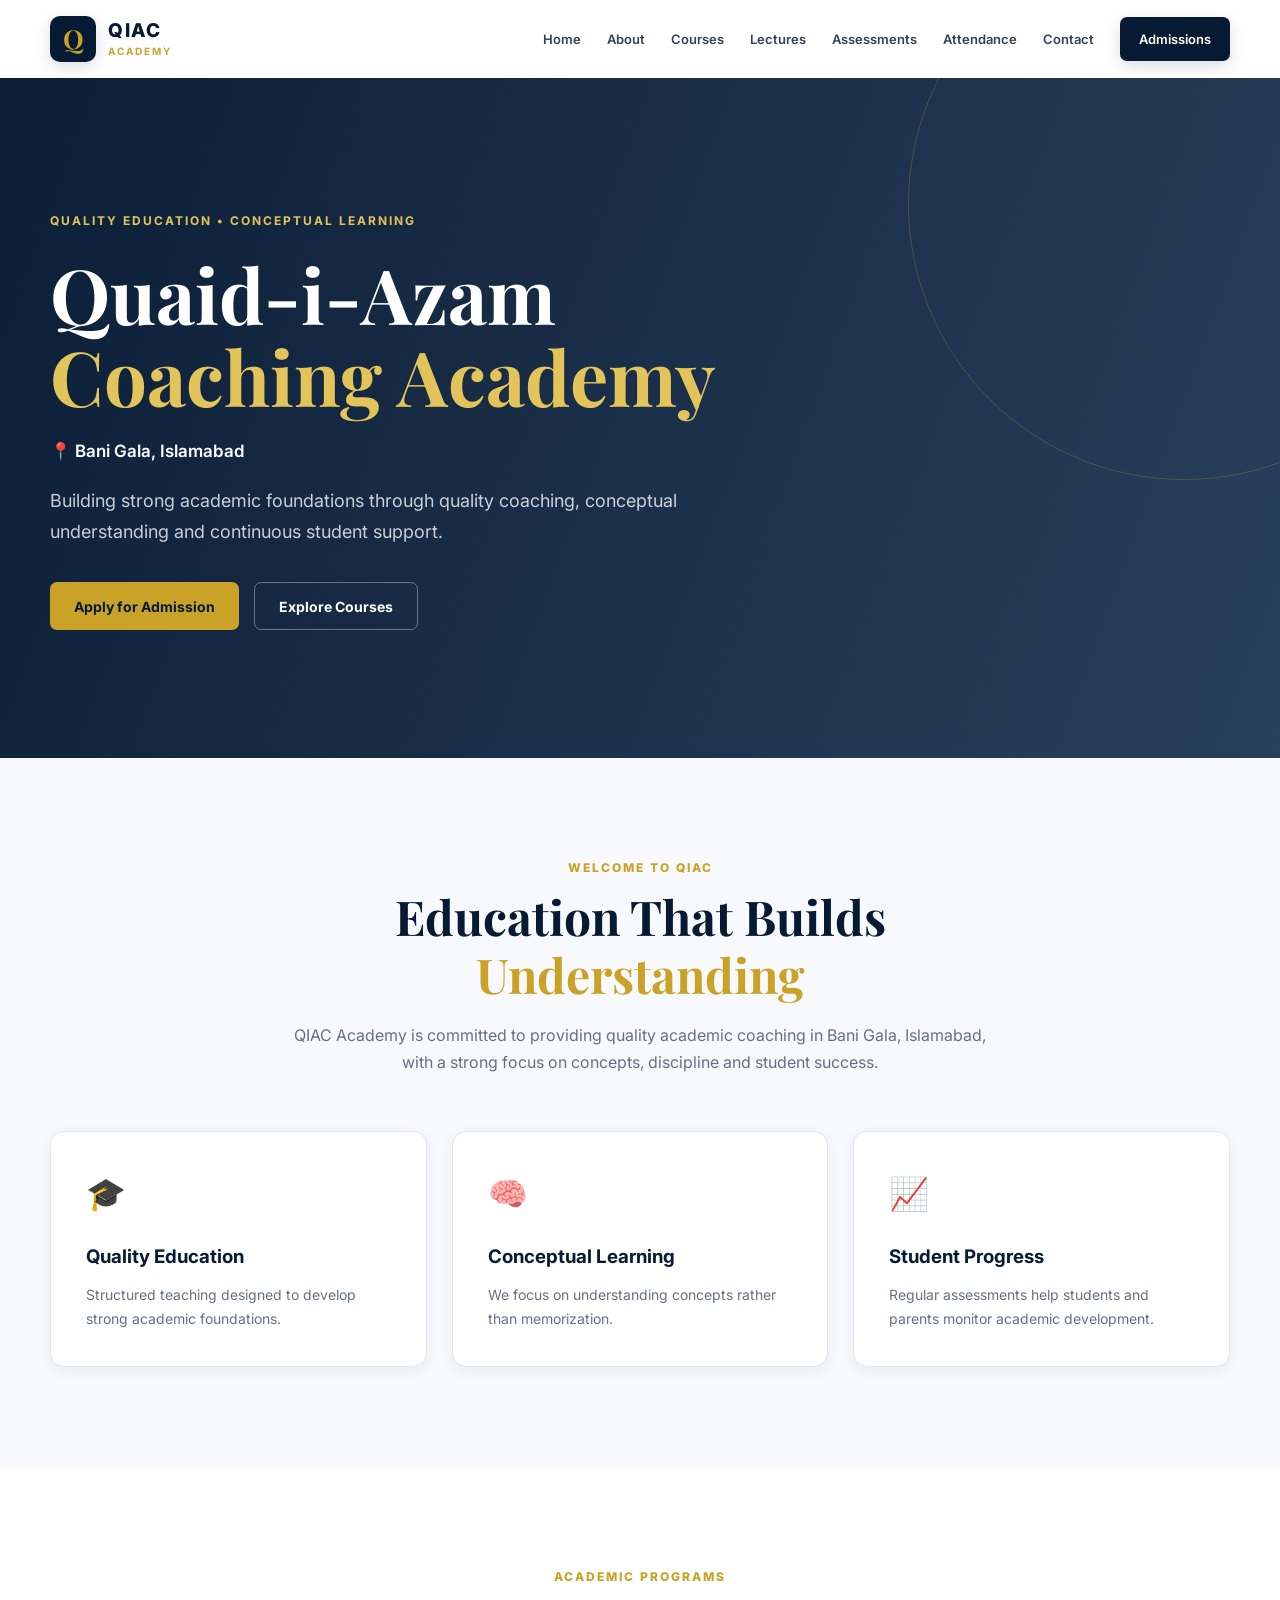
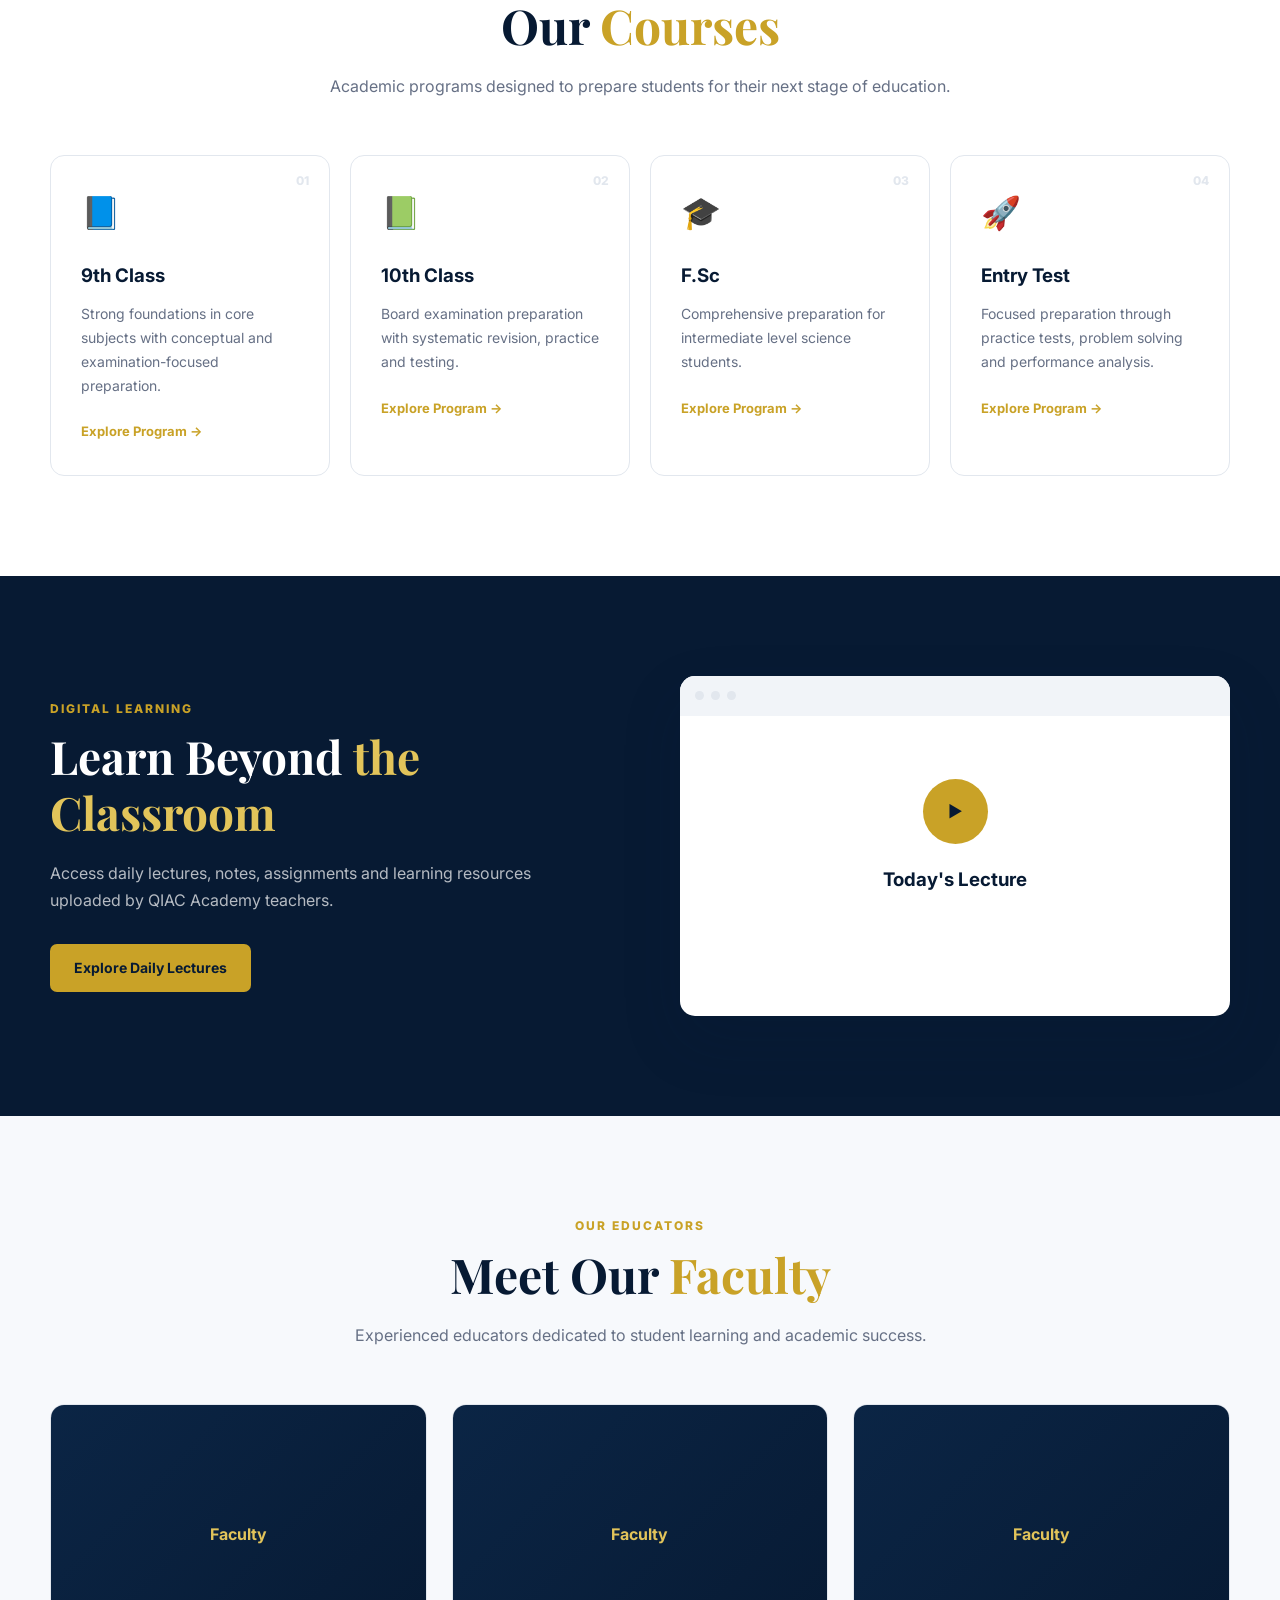
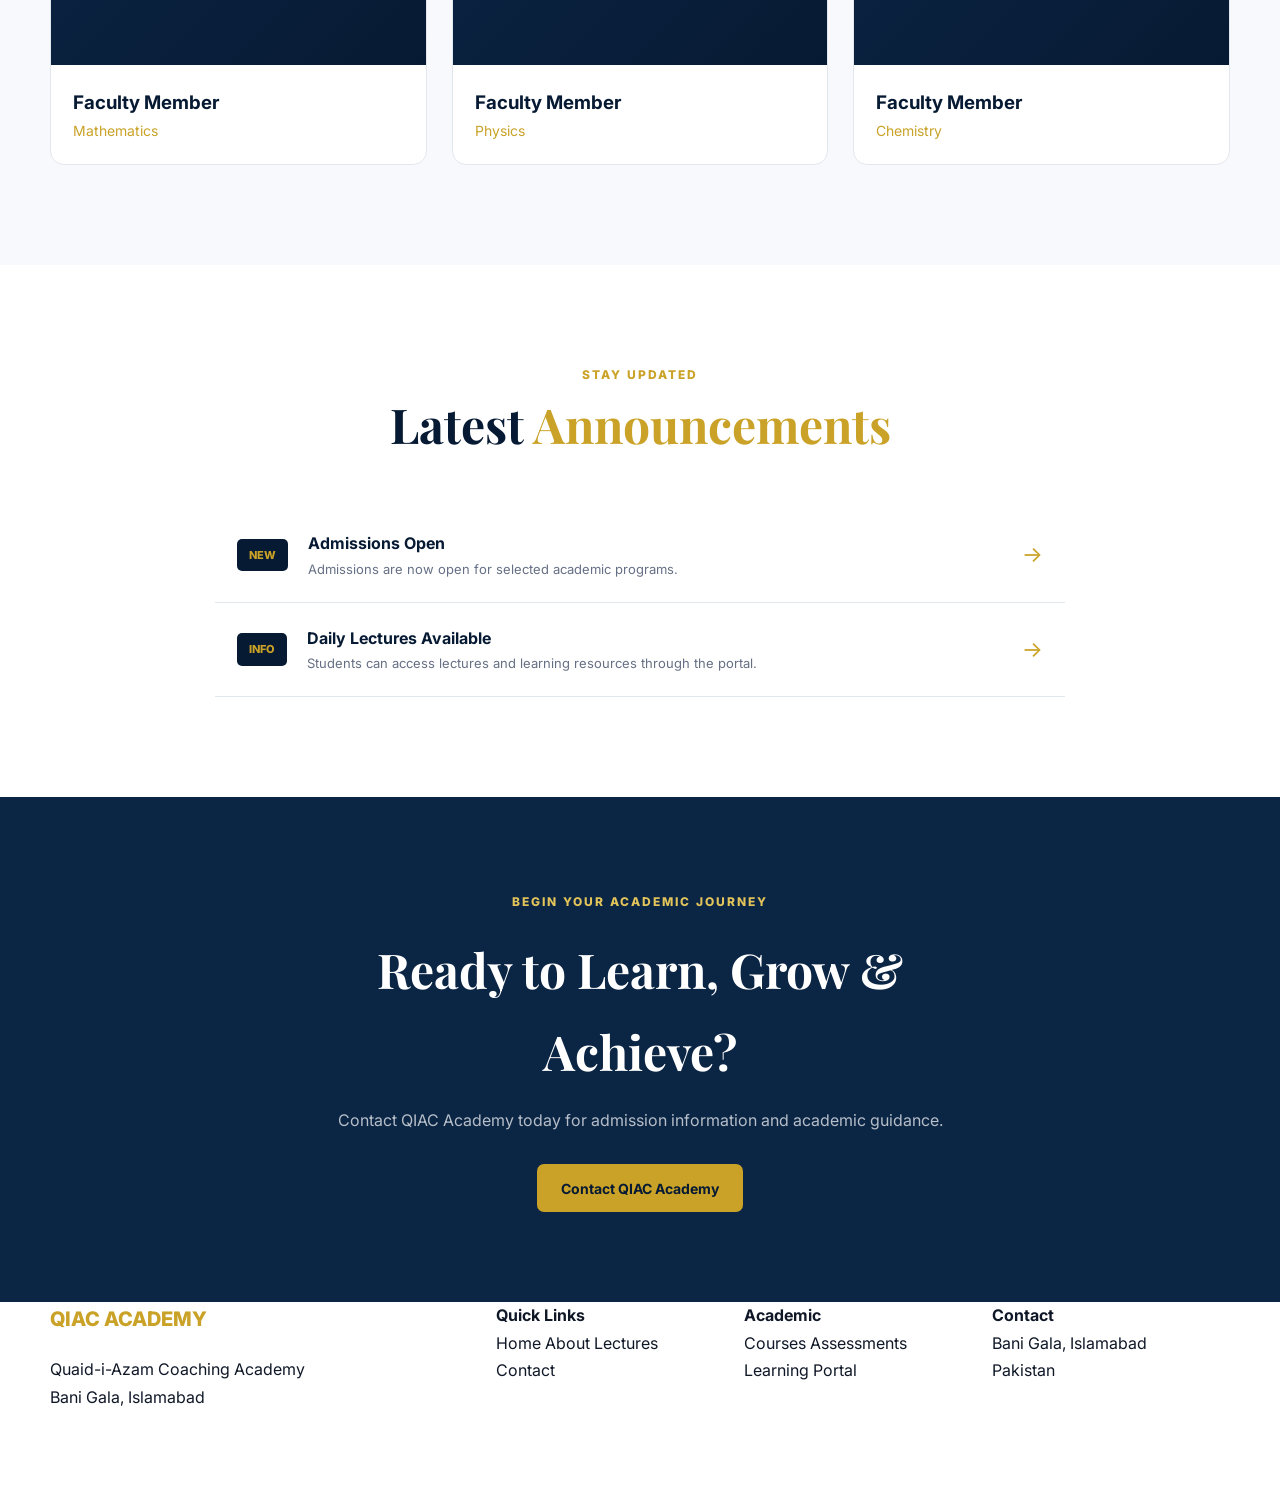
<file: index.html>
<!DOCTYPE html>
<html lang="en">

<head>
    <meta charset="UTF-8">

    <meta name="viewport"
          content="width=device-width, initial-scale=1.0">

    <meta name="description"
          content="QIAC Academy - Quaid-i-Azam Coaching Academy in Bani Gala, Islamabad. Quality coaching, conceptual learning and academic excellence.">

    <meta name="keywords"
          content="QIAC Academy, Quaid-i-Azam Coaching Academy, Bani Gala Academy, Islamabad Coaching Academy">

    <meta name="author"
          content="QIAC Academy">

    <title>QIAC Academy | Quaid-i-Azam Coaching Academy</title>

    <!-- Google Fonts -->
    <link rel="preconnect" href="https://fonts.googleapis.com">
    <link rel="preconnect" href="https://fonts.gstatic.com" crossorigin>

    <link href="https://fonts.googleapis.com/css2?family=Inter:wght@400;500;600;700;800&family=Playfair+Display:wght@600;700&display=swap"
          rel="stylesheet">

    <!-- Main CSS -->
    <link rel="stylesheet" href="assets/css/style.css">
    <link rel="stylesheet" href="assets/css/navbar.css">
    <link rel="stylesheet" href="assets/css/footer.css"> 

</head>


<body>

    <!-- =====================================================
         NAVIGATION
    ====================================================== -->

   <!-- SHARED NAVBAR -->
<div id="navbar-container"></div>

       <nav class="navbar">

            <a href="index.html" class="brand">

                <div class="brand-logo">
                    Q
                </div>

                <div class="brand-text">
                    <span class="brand-name">QIAC</span>
                    <span class="brand-subtitle">
                        Academy
                    </span>
                </div>

            </a>


<!-- MOBILE MENU BUTTON -->
<button
    class="mobile-menu-btn"
    id="mobileMenuBtn"
    type="button"
    aria-label="Open navigation menu"
    aria-expanded="false">

    <span></span>
    <span></span>
    <span></span>

</button>


<!-- NAVIGATION -->
<div class="nav-links" id="navLinks">

    <a href="index.html"
       data-page="home">
        Home
    </a>

    <a href="pages/about.html"
       data-page="about">
        About
    </a>

    <a href="pages/courses.html"
       data-page="courses">
        Courses
    </a>

    <a href="pages/lectures.html"
       data-page="lectures">
        Lectures
    </a>

    <a href="pages/assessments.html"
       data-page="assessments">
        Assessments
    </a>

    <a href="pages/attendance.html"
       data-page="attendance">
        Attendance
    </a>

    <a href="pages/contact.html"
       data-page="contact">
        Contact
    </a>

    <a href="pages/contact.html"
       class="nav-admission-btn">
        Admissions
    </a>

</div>
        </nav>

    </header>



    <main>

        <!-- =====================================================
             HERO SECTION
        ====================================================== -->

        <section class="hero">

            <div class="hero-overlay"></div>

            <div class="hero-container">

                <div class="hero-content">

                    <span class="hero-label">
                        QUALITY EDUCATION • CONCEPTUAL LEARNING
                    </span>


                    <h1>

                        Quaid-i-Azam
                        <span>Coaching Academy</span>

                    </h1>


                    <p class="hero-location">
                        📍 Bani Gala, Islamabad
                    </p>


                    <p class="hero-description">

                        Building strong academic foundations through
                        quality coaching, conceptual understanding and
                        continuous student support.

                    </p>


                    <div class="hero-buttons">

                        <a href="pages/contact.html"
                           class="btn btn-primary">

                            Apply for Admission

                        </a>


                        <a href="#courses"
                           class="btn btn-outline">

                            Explore Courses

                        </a>

                    </div>

                </div>

            </div>

        </section>



        <!-- =====================================================
             INTRODUCTION
        ====================================================== -->

        <section class="intro section">

            <div class="container">

                <div class="section-heading">

                    <span class="section-label">
                        WELCOME TO QIAC
                    </span>

                    <h2>
                        Education That Builds
                        <span>Understanding</span>
                    </h2>

                    <p>

                        QIAC Academy is committed to providing
                        quality academic coaching in Bani Gala,
                        Islamabad, with a strong focus on concepts,
                        discipline and student success.

                    </p>

                </div>


                <div class="feature-grid">

                    <article class="feature-card">

                        <div class="feature-icon">
                            🎓
                        </div>

                        <h3>
                            Quality Education
                        </h3>

                        <p>
                            Structured teaching designed to develop
                            strong academic foundations.
                        </p>

                    </article>


                    <article class="feature-card">

                        <div class="feature-icon">
                            🧠
                        </div>

                        <h3>
                            Conceptual Learning
                        </h3>

                        <p>
                            We focus on understanding concepts rather
                            than memorization.
                        </p>

                    </article>


                    <article class="feature-card">

                        <div class="feature-icon">
                            📈
                        </div>

                        <h3>
                            Student Progress
                        </h3>

                        <p>
                            Regular assessments help students and
                            parents monitor academic development.
                        </p>

                    </article>

                </div>

            </div>

        </section>



        <!-- =====================================================
             COURSES
        ====================================================== -->

        <section class="courses section" id="courses">

            <div class="container">

                <div class="section-heading">

                    <span class="section-label">
                        ACADEMIC PROGRAMS
                    </span>

                    <h2>
                        Our <span>Courses</span>
                    </h2>

                    <p>
                        Academic programs designed to prepare
                        students for their next stage of education.
                    </p>

                </div>


                <div class="course-grid">

                    <article class="course-card">

                        <div class="course-number">
                            01
                        </div>

                        <div class="course-icon">
                            📘
                        </div>

                        <h3>
                            9th Class
                        </h3>

                        <p>
                            Strong foundations in core subjects
                            with conceptual and examination-focused
                            preparation.
                        </p>

                        <a href="#">
                            Explore Program →
                        </a>

                    </article>


                    <article class="course-card">

                        <div class="course-number">
                            02
                        </div>

                        <div class="course-icon">
                            📗
                        </div>

                        <h3>
                            10th Class
                        </h3>

                        <p>
                            Board examination preparation with
                            systematic revision, practice and testing.
                        </p>

                        <a href="#">
                            Explore Program →
                        </a>

                    </article>


                    <article class="course-card">

                        <div class="course-number">
                            03
                        </div>

                        <div class="course-icon">
                            🎓
                        </div>

                        <h3>
                            F.Sc
                        </h3>

                        <p>
                            Comprehensive preparation for intermediate
                            level science students.
                        </p>

                        <a href="#">
                            Explore Program →
                        </a>

                    </article>


                    <article class="course-card">

                        <div class="course-number">
                            04
                        </div>

                        <div class="course-icon">
                            🚀
                        </div>

                        <h3>
                            Entry Test
                        </h3>

                        <p>
                            Focused preparation through practice tests,
                            problem solving and performance analysis.
                        </p>

                        <a href="#">
                            Explore Program →
                        </a>

                    </article>

                </div>

            </div>

        </section>



        <!-- =====================================================
             DAILY LECTURES
        ====================================================== -->

        <section class="lectures-preview section">

            <div class="container">

                <div class="lecture-preview-content">

                    <div>

                        <span class="section-label">
                            DIGITAL LEARNING
                        </span>

                        <h2>
                            Learn Beyond
                            <span>the Classroom</span>
                        </h2>

                        <p>

                            Access daily lectures, notes, assignments
                            and learning resources uploaded by QIAC
                            Academy teachers.

                        </p>

                        <a href="pages/lectures.html"
                           class="btn btn-primary">

                            Explore Daily Lectures

                        </a>

                    </div>


                    <div class="lecture-preview-box">

                        <div class="lecture-window">

                            <div class="lecture-window-header">

                                <span></span>
                                <span></span>
                                <span></span>

                            </div>

                            <div class="lecture-content">

                                <div class="play-icon">
                                    ▶
                                </div>

                                <h3>
                                    Today's Lecture
                                </h3>

                                <p>
                                    Mathematics • Class 10
                                </p>

                            </div>

                        </div>

                    </div>

                </div>

            </div>

        </section>



        <!-- =====================================================
             FACULTY
        ====================================================== -->

        <section class="faculty section">

            <div class="container">

                <div class="section-heading">

                    <span class="section-label">
                        OUR EDUCATORS
                    </span>

                    <h2>
                        Meet Our <span>Faculty</span>
                    </h2>

                    <p>
                        Experienced educators dedicated to student
                        learning and academic success.
                    </p>

                </div>


                <div class="faculty-grid">

                    <article class="faculty-card">

                        <div class="faculty-photo">
                            <span>Faculty</span>
                        </div>

                        <div class="faculty-info">

                            <h3>
                                Faculty Member
                            </h3>

                            <p>
                                Mathematics
                            </p>

                        </div>

                    </article>


                    <article class="faculty-card">

                        <div class="faculty-photo">
                            <span>Faculty</span>
                        </div>

                        <div class="faculty-info">

                            <h3>
                                Faculty Member
                            </h3>

                            <p>
                                Physics
                            </p>

                        </div>

                    </article>


                    <article class="faculty-card">

                        <div class="faculty-photo">
                            <span>Faculty</span>
                        </div>

                        <div class="faculty-info">

                            <h3>
                                Faculty Member
                            </h3>

                            <p>
                                Chemistry
                            </p>

                        </div>

                    </article>

                </div>

            </div>

        </section>



        <!-- =====================================================
             ANNOUNCEMENTS
        ====================================================== -->

        <section class="announcements section">

            <div class="container">

                <div class="section-heading">

                    <span class="section-label">
                        STAY UPDATED
                    </span>

                    <h2>
                        Latest <span>Announcements</span>
                    </h2>

                </div>


                <div class="announcement-list">

                    <article class="announcement">

                        <span class="announcement-date">
                            NEW
                        </span>

                        <div>

                            <h3>
                                Admissions Open
                            </h3>

                            <p>
                                Admissions are now open for selected
                                academic programs.
                            </p>

                        </div>

                        <a href="pages/contact.html">
                            →
                        </a>

                    </article>


                    <article class="announcement">

                        <span class="announcement-date">
                            INFO
                        </span>

                        <div>

                            <h3>
                                Daily Lectures Available
                            </h3>

                            <p>
                                Students can access lectures and
                                learning resources through the portal.
                            </p>

                        </div>

                        <a href="pages/lectures.html">
                            →
                        </a>

                    </article>

                </div>

            </div>

        </section>



        <!-- =====================================================
             CTA
        ====================================================== -->

        <section class="cta">

            <div class="container">

                <div class="cta-content">

                    <span>
                        BEGIN YOUR ACADEMIC JOURNEY
                    </span>

                    <h2>
                        Ready to Learn,
                        Grow & Achieve?
                    </h2>

                    <p>
                        Contact QIAC Academy today for admission
                        information and academic guidance.
                    </p>

                    <a href="pages/contact.html"
                       class="btn btn-gold">

                        Contact QIAC Academy

                    </a>

                </div>

            </div>

        </section>

    </main>



    <!-- =====================================================
         FOOTER
    ====================================================== -->

    <!-- SHARED FOOTER -->
<div id="footer-container"></div>
    

        <div class="container">

            <div class="footer-grid">

                <div>

                    <div class="footer-brand">
                        QIAC ACADEMY
                    </div>

                    <p>
                        Quaid-i-Azam Coaching Academy
                    </p>

                    <p>
                        Bani Gala, Islamabad
                    </p>

                </div>


                <div>

                    <h4>
                        Quick Links
                    </h4>

                    <a href="index.html">
                        Home
                    </a>

                    <a href="pages/about.html">
                        About
                    </a>

                    <a href="pages/lectures.html">
                        Lectures
                    </a>

                    <a href="pages/contact.html">
                        Contact
                    </a>

                </div>


                <div>

                    <h4>
                        Academic
                    </h4>

                    <a href="#">
                        Courses
                    </a>

                    <a href="pages/assessments.html">
                        Assessments
                    </a>

                    <a href="pages/lectures.html">
                        Learning Portal
                    </a>

                </div>


                <div>

                    <h4>
                        Contact
                    </h4>

                    <p>
                        Bani Gala, Islamabad
                    </p>

                    <p>
                        Pakistan
                    </p>

                </div>

            </div>


            <div class="footer-bottom">

                <p>
                    © 2026 QIAC Academy.
                    All Rights Reserved.
                </p>

                <p>
                    Quaid-i-Azam Coaching Academy
                </p>

            </div>

        </div>

    </footer>


    <!-- JavaScript -->

    <script src="assets/js/home.js"></script>

</body>

</html>
</file>
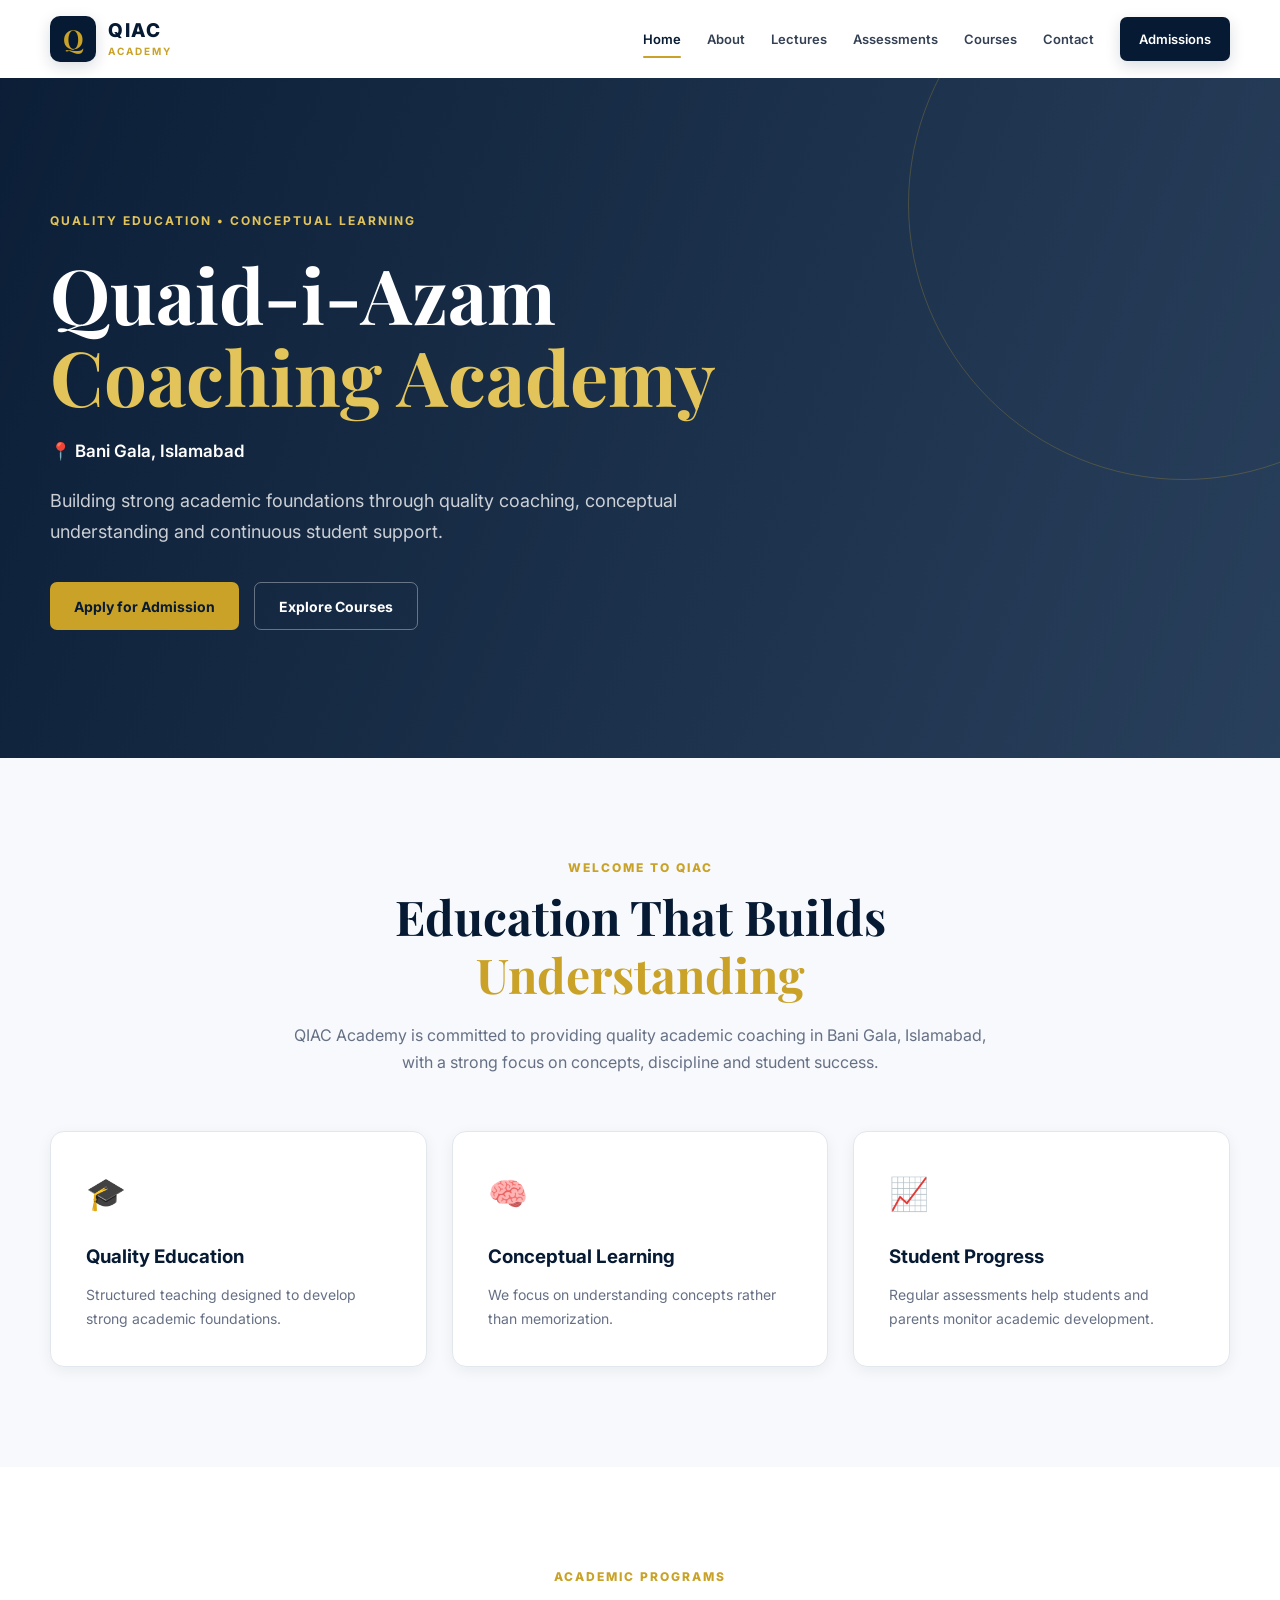
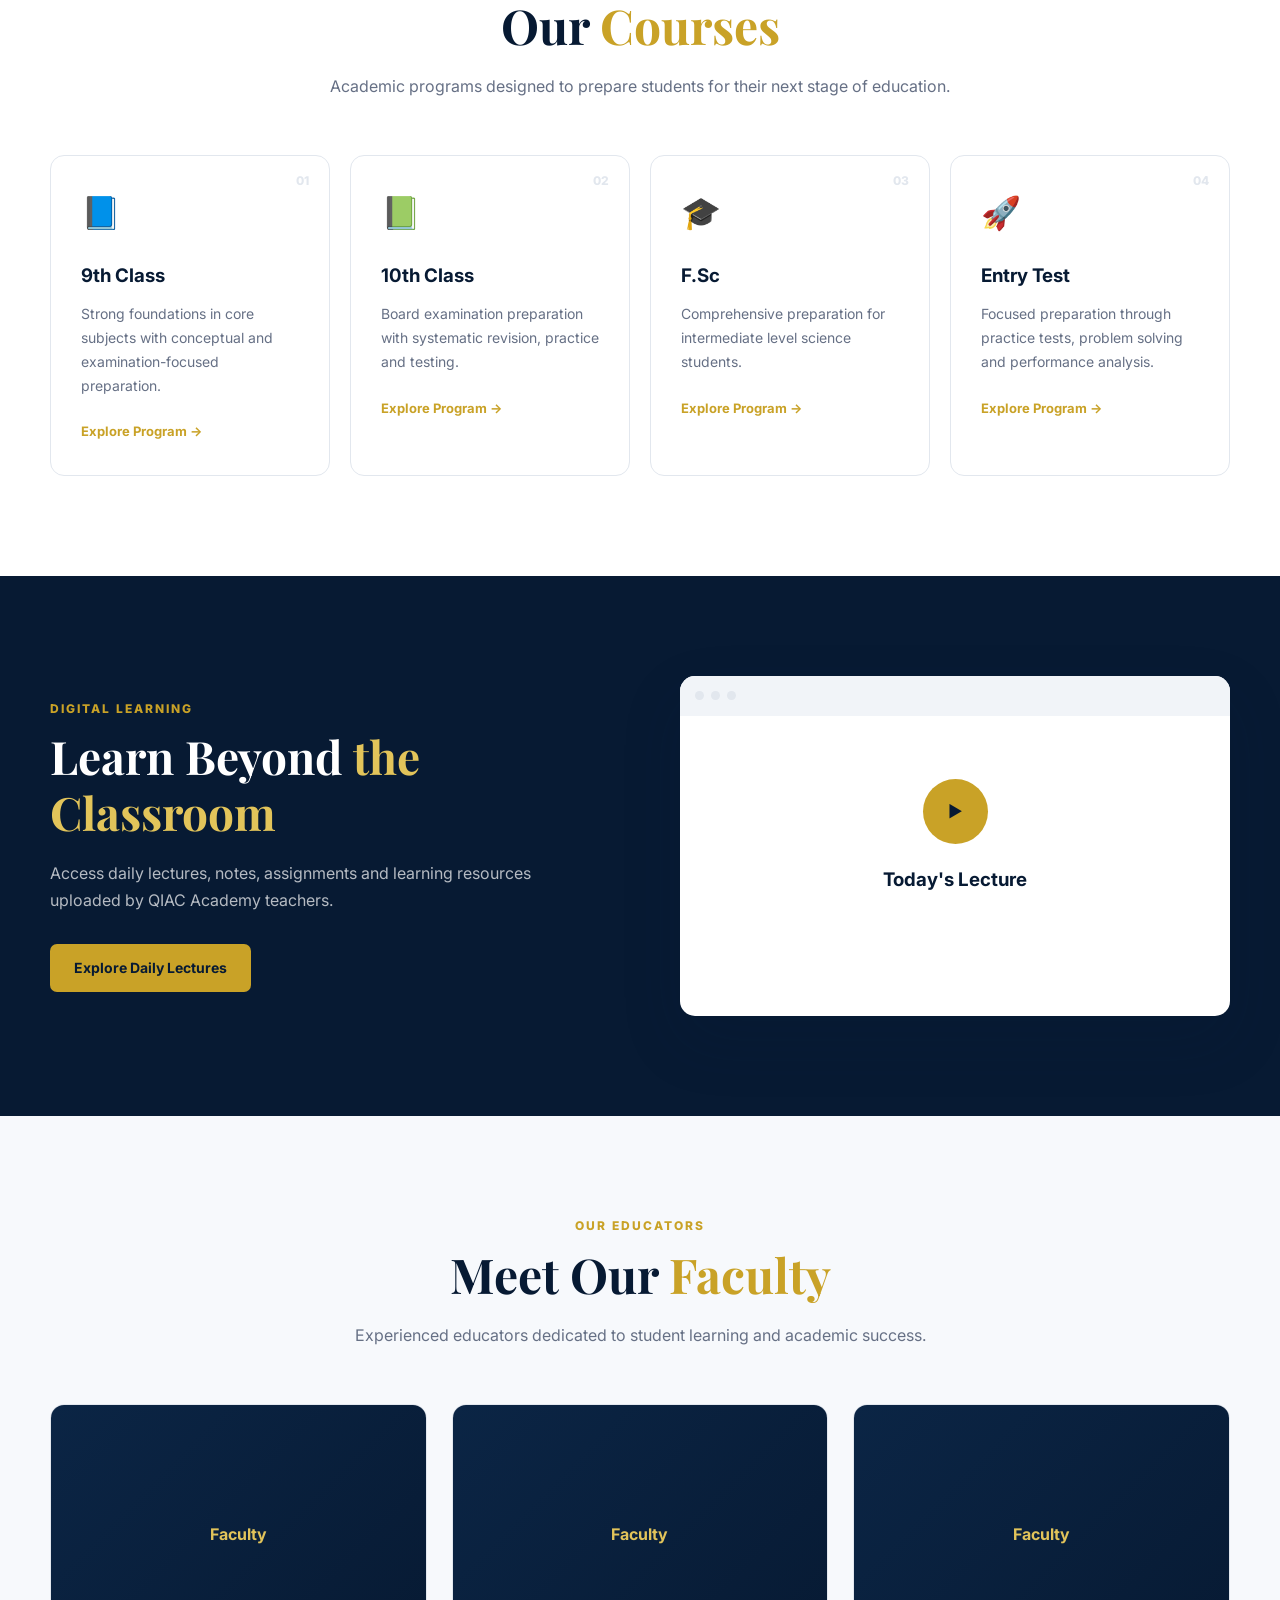
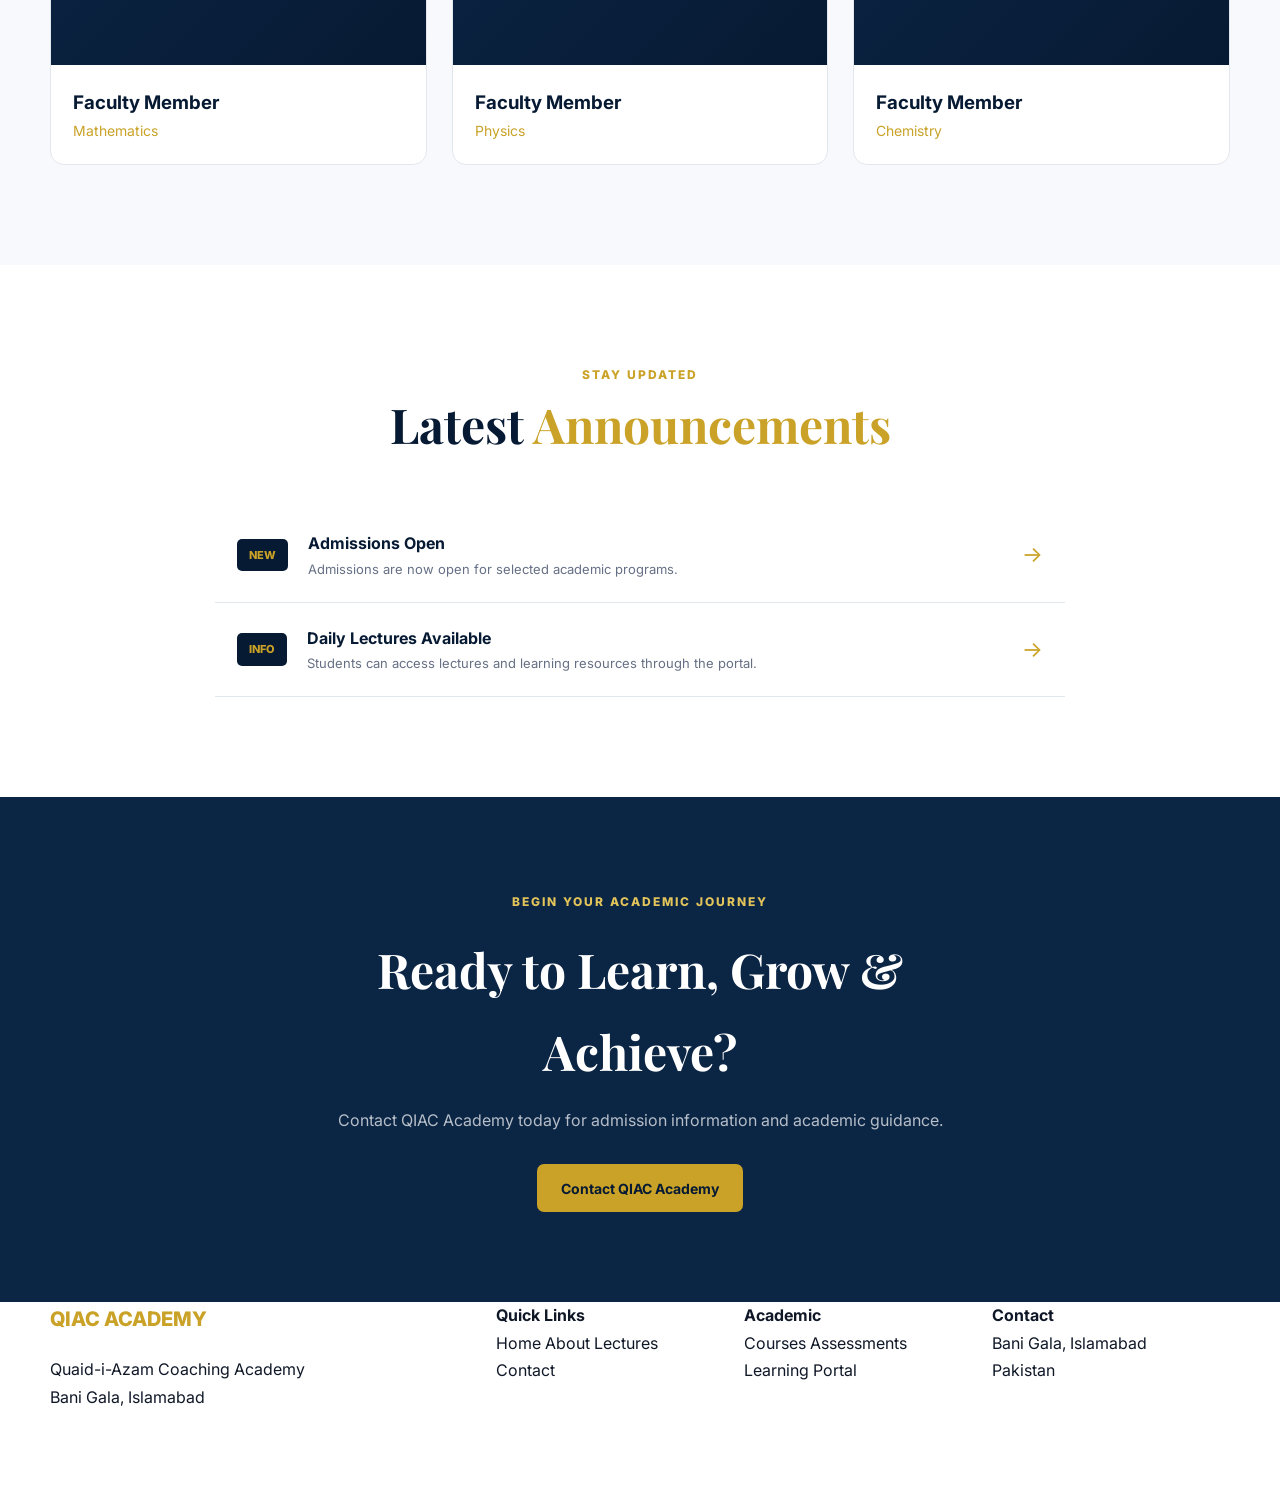
<file: index (13).html>
<!DOCTYPE html>
<html lang="en">

<head>
    <meta charset="UTF-8">

    <meta name="viewport"
          content="width=device-width, initial-scale=1.0">

    <meta name="description"
          content="QIAC Academy - Quaid-i-Azam Coaching Academy in Bani Gala, Islamabad. Quality coaching, conceptual learning and academic excellence.">

    <meta name="keywords"
          content="QIAC Academy, Quaid-i-Azam Coaching Academy, Bani Gala Academy, Islamabad Coaching Academy">

    <meta name="author"
          content="QIAC Academy">

    <title>QIAC Academy | Quaid-i-Azam Coaching Academy</title>

    <!-- Google Fonts -->
    <link rel="preconnect" href="https://fonts.googleapis.com">
    <link rel="preconnect" href="https://fonts.gstatic.com" crossorigin>

    <link href="https://fonts.googleapis.com/css2?family=Inter:wght@400;500;600;700;800&family=Playfair+Display:wght@600;700&display=swap"
          rel="stylesheet">

    <!-- Main CSS -->
    <link rel="stylesheet" href="assets/css/style.css">
    <link rel="stylesheet" href="assets/css/navbar.css">
    <link rel="stylesheet" href="assets/css/footer.css"> 

</head>


<body>

    <!-- =====================================================
         NAVIGATION
    ====================================================== -->

   <!-- SHARED NAVBAR -->
<div id="navbar-container"></div>

       <nav class="navbar">

            <a href="index.html" class="brand">

                <div class="brand-logo">
                    Q
                </div>

                <div class="brand-text">
                    <span class="brand-name">QIAC</span>
                    <span class="brand-subtitle">
                        Academy
                    </span>
                </div>

            </a>


            <button class="mobile-menu-btn"
                    id="mobileMenuBtn"
                    aria-label="Open navigation menu">

                ☰

            </button>


            <div class="nav-links" id="navLinks">

                <a href="index.html" class="active">
                    Home
                </a>

                <a href="pages/about.html">
                    About
                </a>

                <a href="pages/lectures.html">
                    Lectures
                </a>

                <a href="pages/assessments.html">
                    Assessments
                </a>

                <a href="#">
                    Courses
                </a>

                <a href="pages/contact.html">
                    Contact
                </a>

                <a href="pages/contact.html"
                   class="nav-admission-btn">

                    Admissions

                </a>

            </div>

        </nav>

    </header>



    <main>

        <!-- =====================================================
             HERO SECTION
        ====================================================== -->

        <section class="hero">

            <div class="hero-overlay"></div>

            <div class="hero-container">

                <div class="hero-content">

                    <span class="hero-label">
                        QUALITY EDUCATION • CONCEPTUAL LEARNING
                    </span>


                    <h1>

                        Quaid-i-Azam
                        <span>Coaching Academy</span>

                    </h1>


                    <p class="hero-location">
                        📍 Bani Gala, Islamabad
                    </p>


                    <p class="hero-description">

                        Building strong academic foundations through
                        quality coaching, conceptual understanding and
                        continuous student support.

                    </p>


                    <div class="hero-buttons">

                        <a href="pages/contact.html"
                           class="btn btn-primary">

                            Apply for Admission

                        </a>


                        <a href="#courses"
                           class="btn btn-outline">

                            Explore Courses

                        </a>

                    </div>

                </div>

            </div>

        </section>



        <!-- =====================================================
             INTRODUCTION
        ====================================================== -->

        <section class="intro section">

            <div class="container">

                <div class="section-heading">

                    <span class="section-label">
                        WELCOME TO QIAC
                    </span>

                    <h2>
                        Education That Builds
                        <span>Understanding</span>
                    </h2>

                    <p>

                        QIAC Academy is committed to providing
                        quality academic coaching in Bani Gala,
                        Islamabad, with a strong focus on concepts,
                        discipline and student success.

                    </p>

                </div>


                <div class="feature-grid">

                    <article class="feature-card">

                        <div class="feature-icon">
                            🎓
                        </div>

                        <h3>
                            Quality Education
                        </h3>

                        <p>
                            Structured teaching designed to develop
                            strong academic foundations.
                        </p>

                    </article>


                    <article class="feature-card">

                        <div class="feature-icon">
                            🧠
                        </div>

                        <h3>
                            Conceptual Learning
                        </h3>

                        <p>
                            We focus on understanding concepts rather
                            than memorization.
                        </p>

                    </article>


                    <article class="feature-card">

                        <div class="feature-icon">
                            📈
                        </div>

                        <h3>
                            Student Progress
                        </h3>

                        <p>
                            Regular assessments help students and
                            parents monitor academic development.
                        </p>

                    </article>

                </div>

            </div>

        </section>



        <!-- =====================================================
             COURSES
        ====================================================== -->

        <section class="courses section" id="courses">

            <div class="container">

                <div class="section-heading">

                    <span class="section-label">
                        ACADEMIC PROGRAMS
                    </span>

                    <h2>
                        Our <span>Courses</span>
                    </h2>

                    <p>
                        Academic programs designed to prepare
                        students for their next stage of education.
                    </p>

                </div>


                <div class="course-grid">

                    <article class="course-card">

                        <div class="course-number">
                            01
                        </div>

                        <div class="course-icon">
                            📘
                        </div>

                        <h3>
                            9th Class
                        </h3>

                        <p>
                            Strong foundations in core subjects
                            with conceptual and examination-focused
                            preparation.
                        </p>

                        <a href="#">
                            Explore Program →
                        </a>

                    </article>


                    <article class="course-card">

                        <div class="course-number">
                            02
                        </div>

                        <div class="course-icon">
                            📗
                        </div>

                        <h3>
                            10th Class
                        </h3>

                        <p>
                            Board examination preparation with
                            systematic revision, practice and testing.
                        </p>

                        <a href="#">
                            Explore Program →
                        </a>

                    </article>


                    <article class="course-card">

                        <div class="course-number">
                            03
                        </div>

                        <div class="course-icon">
                            🎓
                        </div>

                        <h3>
                            F.Sc
                        </h3>

                        <p>
                            Comprehensive preparation for intermediate
                            level science students.
                        </p>

                        <a href="#">
                            Explore Program →
                        </a>

                    </article>


                    <article class="course-card">

                        <div class="course-number">
                            04
                        </div>

                        <div class="course-icon">
                            🚀
                        </div>

                        <h3>
                            Entry Test
                        </h3>

                        <p>
                            Focused preparation through practice tests,
                            problem solving and performance analysis.
                        </p>

                        <a href="#">
                            Explore Program →
                        </a>

                    </article>

                </div>

            </div>

        </section>



        <!-- =====================================================
             DAILY LECTURES
        ====================================================== -->

        <section class="lectures-preview section">

            <div class="container">

                <div class="lecture-preview-content">

                    <div>

                        <span class="section-label">
                            DIGITAL LEARNING
                        </span>

                        <h2>
                            Learn Beyond
                            <span>the Classroom</span>
                        </h2>

                        <p>

                            Access daily lectures, notes, assignments
                            and learning resources uploaded by QIAC
                            Academy teachers.

                        </p>

                        <a href="pages/lectures.html"
                           class="btn btn-primary">

                            Explore Daily Lectures

                        </a>

                    </div>


                    <div class="lecture-preview-box">

                        <div class="lecture-window">

                            <div class="lecture-window-header">

                                <span></span>
                                <span></span>
                                <span></span>

                            </div>

                            <div class="lecture-content">

                                <div class="play-icon">
                                    ▶
                                </div>

                                <h3>
                                    Today's Lecture
                                </h3>

                                <p>
                                    Mathematics • Class 10
                                </p>

                            </div>

                        </div>

                    </div>

                </div>

            </div>

        </section>



        <!-- =====================================================
             FACULTY
        ====================================================== -->

        <section class="faculty section">

            <div class="container">

                <div class="section-heading">

                    <span class="section-label">
                        OUR EDUCATORS
                    </span>

                    <h2>
                        Meet Our <span>Faculty</span>
                    </h2>

                    <p>
                        Experienced educators dedicated to student
                        learning and academic success.
                    </p>

                </div>


                <div class="faculty-grid">

                    <article class="faculty-card">

                        <div class="faculty-photo">
                            <span>Faculty</span>
                        </div>

                        <div class="faculty-info">

                            <h3>
                                Faculty Member
                            </h3>

                            <p>
                                Mathematics
                            </p>

                        </div>

                    </article>


                    <article class="faculty-card">

                        <div class="faculty-photo">
                            <span>Faculty</span>
                        </div>

                        <div class="faculty-info">

                            <h3>
                                Faculty Member
                            </h3>

                            <p>
                                Physics
                            </p>

                        </div>

                    </article>


                    <article class="faculty-card">

                        <div class="faculty-photo">
                            <span>Faculty</span>
                        </div>

                        <div class="faculty-info">

                            <h3>
                                Faculty Member
                            </h3>

                            <p>
                                Chemistry
                            </p>

                        </div>

                    </article>

                </div>

            </div>

        </section>



        <!-- =====================================================
             ANNOUNCEMENTS
        ====================================================== -->

        <section class="announcements section">

            <div class="container">

                <div class="section-heading">

                    <span class="section-label">
                        STAY UPDATED
                    </span>

                    <h2>
                        Latest <span>Announcements</span>
                    </h2>

                </div>


                <div class="announcement-list">

                    <article class="announcement">

                        <span class="announcement-date">
                            NEW
                        </span>

                        <div>

                            <h3>
                                Admissions Open
                            </h3>

                            <p>
                                Admissions are now open for selected
                                academic programs.
                            </p>

                        </div>

                        <a href="pages/contact.html">
                            →
                        </a>

                    </article>


                    <article class="announcement">

                        <span class="announcement-date">
                            INFO
                        </span>

                        <div>

                            <h3>
                                Daily Lectures Available
                            </h3>

                            <p>
                                Students can access lectures and
                                learning resources through the portal.
                            </p>

                        </div>

                        <a href="pages/lectures.html">
                            →
                        </a>

                    </article>

                </div>

            </div>

        </section>



        <!-- =====================================================
             CTA
        ====================================================== -->

        <section class="cta">

            <div class="container">

                <div class="cta-content">

                    <span>
                        BEGIN YOUR ACADEMIC JOURNEY
                    </span>

                    <h2>
                        Ready to Learn,
                        Grow & Achieve?
                    </h2>

                    <p>
                        Contact QIAC Academy today for admission
                        information and academic guidance.
                    </p>

                    <a href="pages/contact.html"
                       class="btn btn-gold">

                        Contact QIAC Academy

                    </a>

                </div>

            </div>

        </section>

    </main>



    <!-- =====================================================
         FOOTER
    ====================================================== -->

    <!-- SHARED FOOTER -->
<div id="footer-container"></div>
    

        <div class="container">

            <div class="footer-grid">

                <div>

                    <div class="footer-brand">
                        QIAC ACADEMY
                    </div>

                    <p>
                        Quaid-i-Azam Coaching Academy
                    </p>

                    <p>
                        Bani Gala, Islamabad
                    </p>

                </div>


                <div>

                    <h4>
                        Quick Links
                    </h4>

                    <a href="index.html">
                        Home
                    </a>

                    <a href="pages/about.html">
                        About
                    </a>

                    <a href="pages/lectures.html">
                        Lectures
                    </a>

                    <a href="pages/contact.html">
                        Contact
                    </a>

                </div>


                <div>

                    <h4>
                        Academic
                    </h4>

                    <a href="#">
                        Courses
                    </a>

                    <a href="pages/assessments.html">
                        Assessments
                    </a>

                    <a href="pages/lectures.html">
                        Learning Portal
                    </a>

                </div>


                <div>

                    <h4>
                        Contact
                    </h4>

                    <p>
                        Bani Gala, Islamabad
                    </p>

                    <p>
                        Pakistan
                    </p>

                </div>

            </div>


            <div class="footer-bottom">

                <p>
                    © 2026 QIAC Academy.
                    All Rights Reserved.
                </p>

                <p>
                    Quaid-i-Azam Coaching Academy
                </p>

            </div>

        </div>

    </footer>


    <!-- JavaScript -->

    <script src="assets/js/home.js"></script>

</body>

</html>
</file>
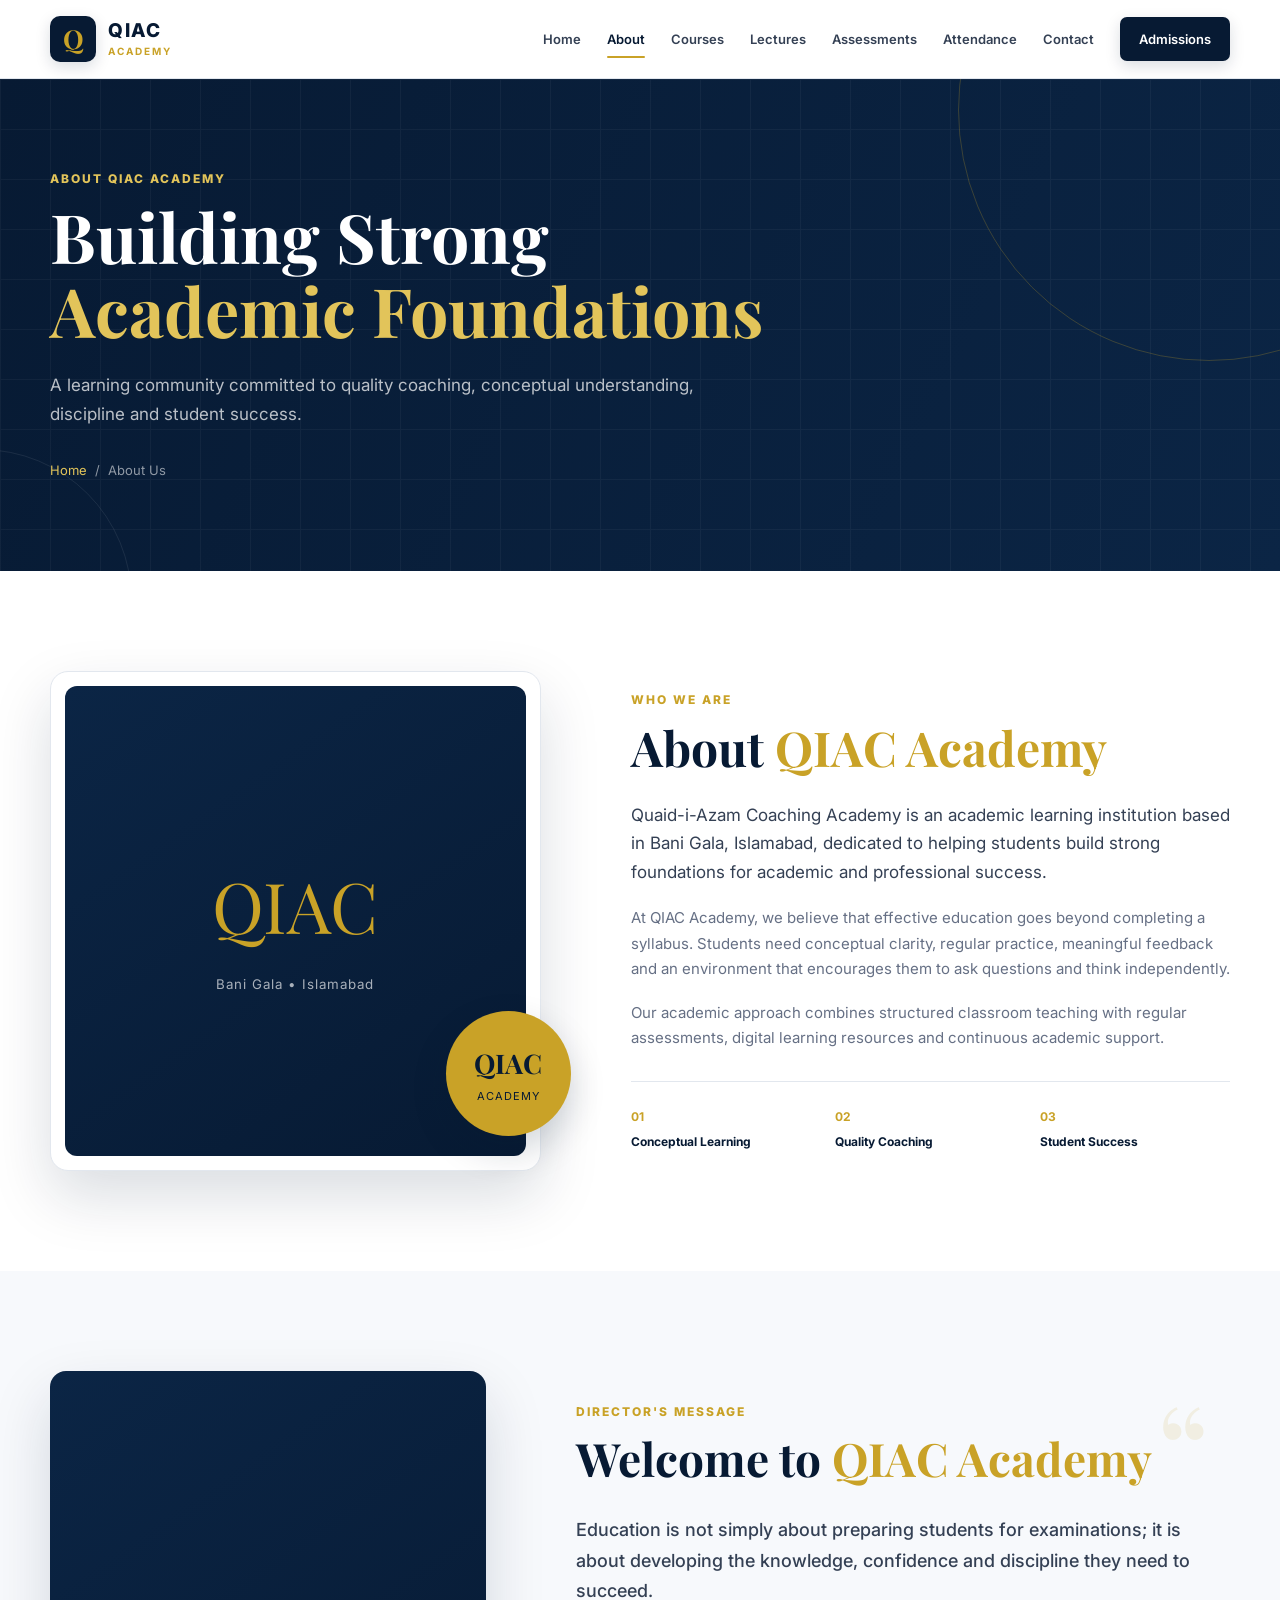
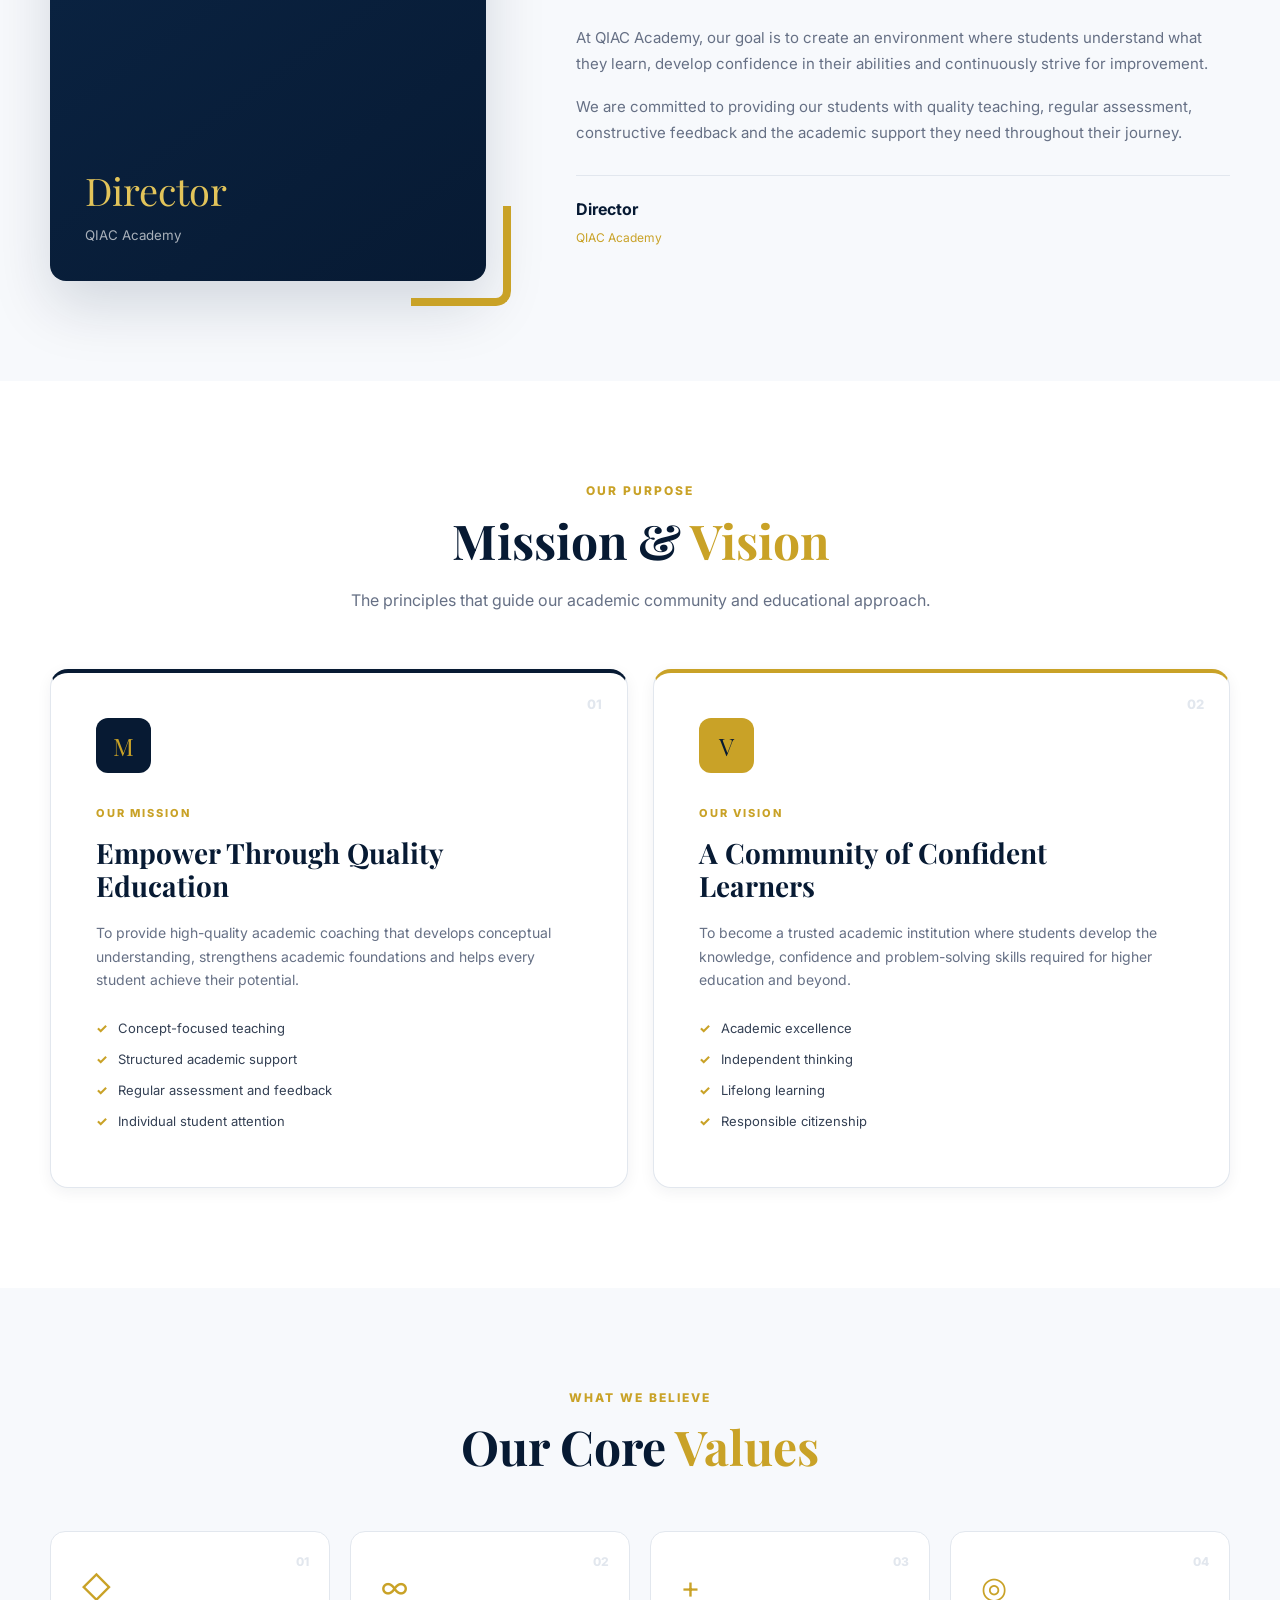
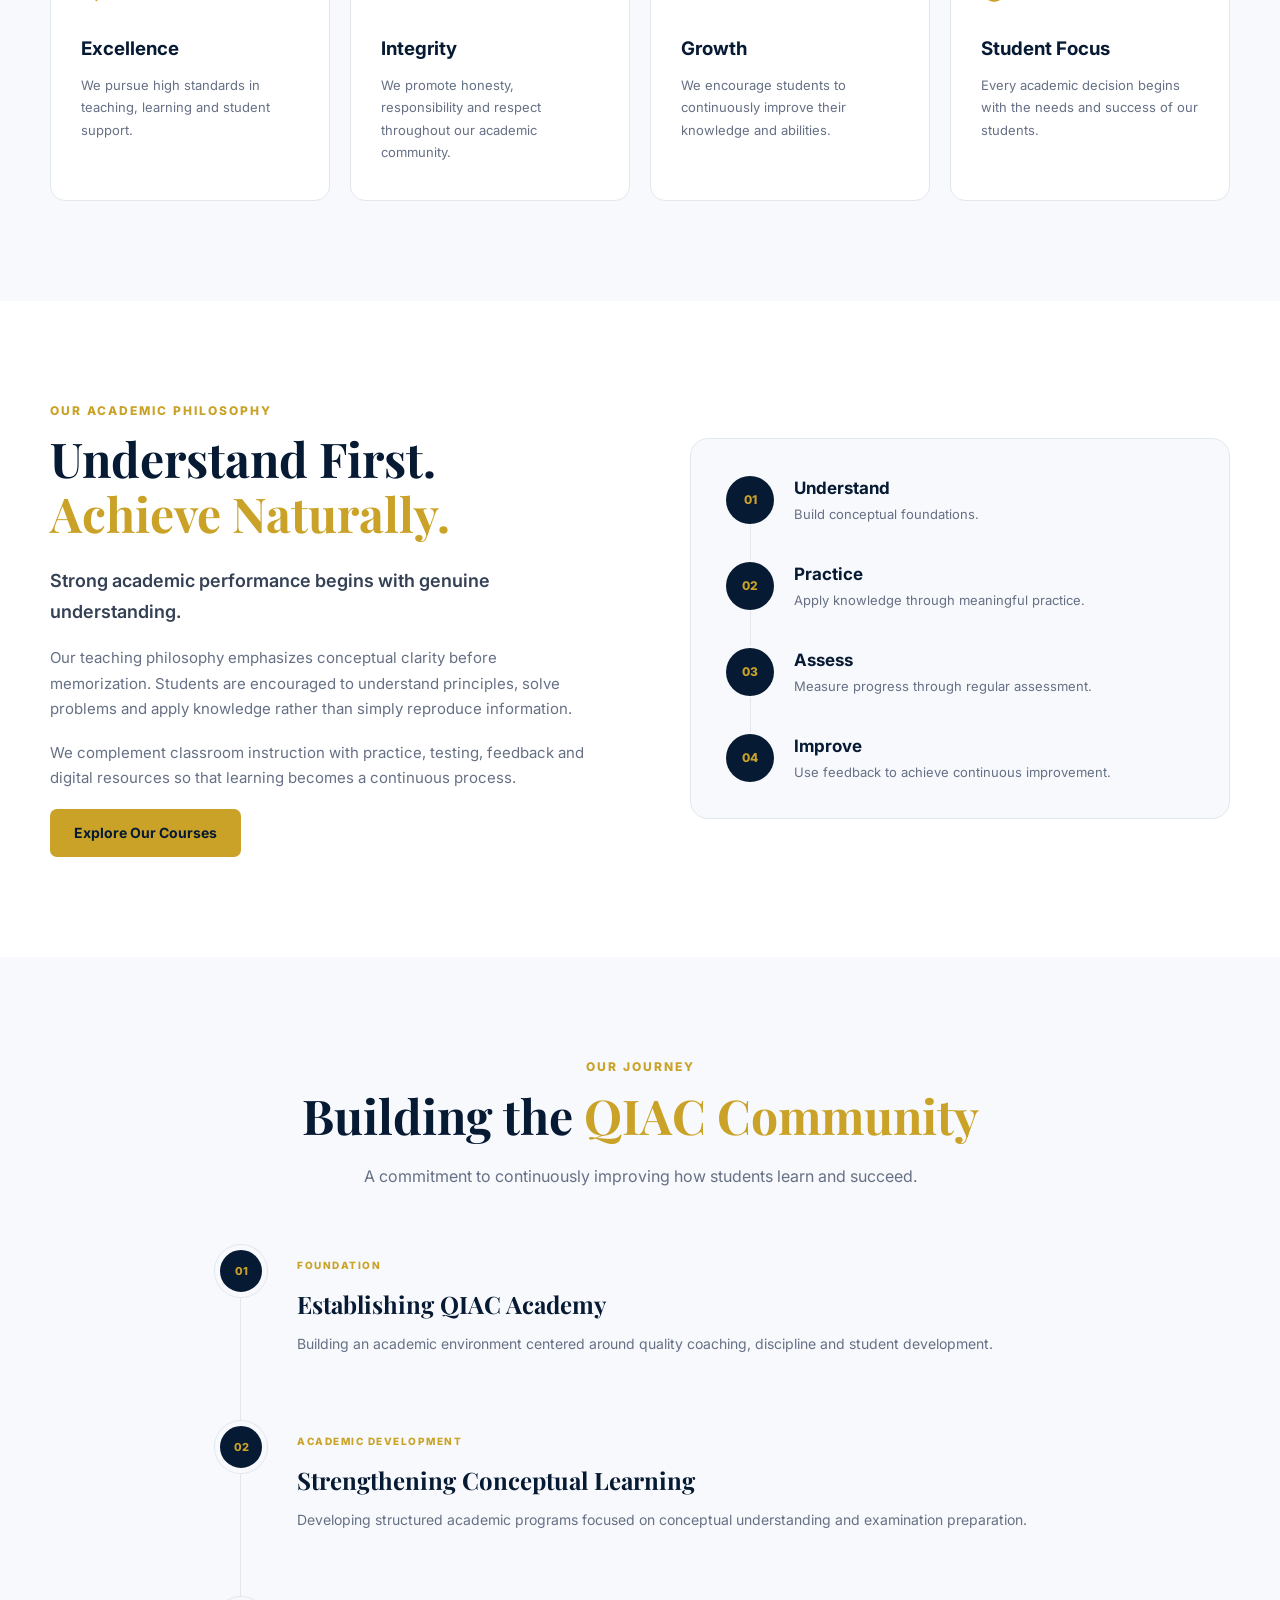
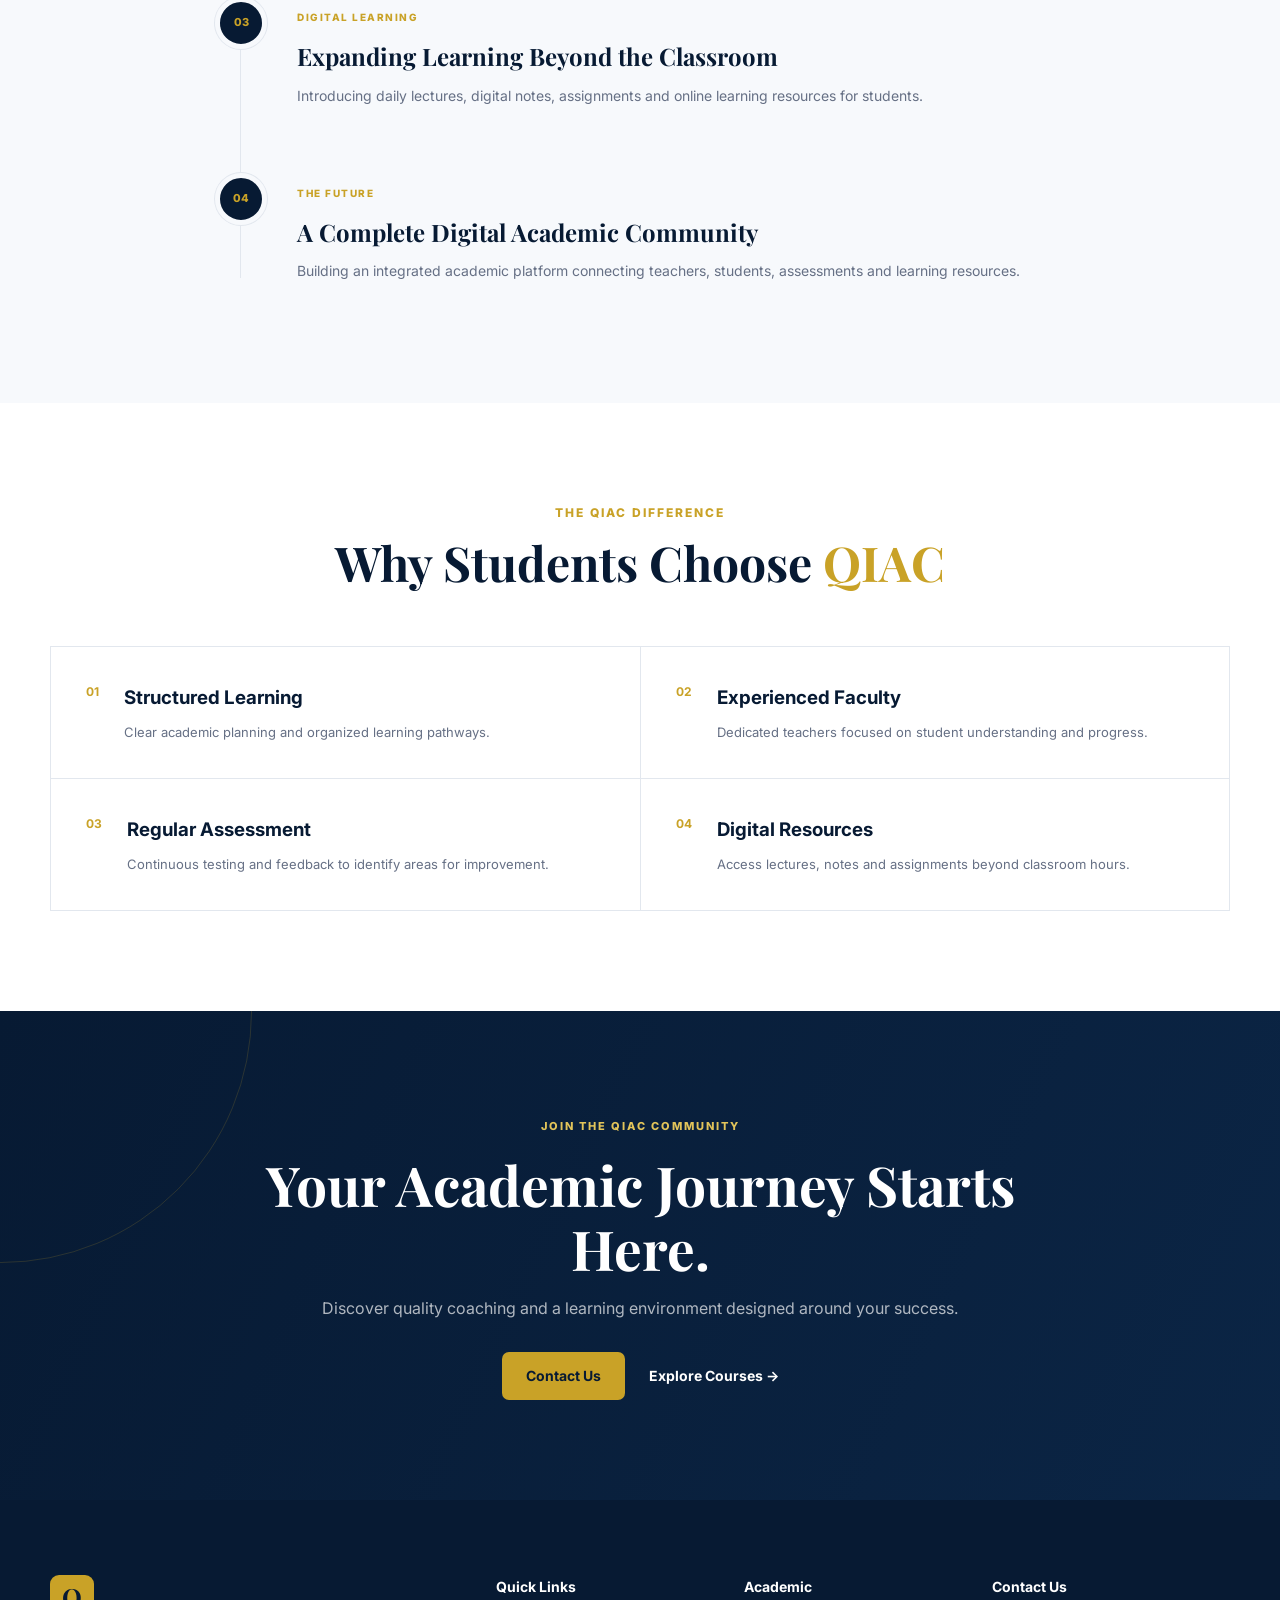
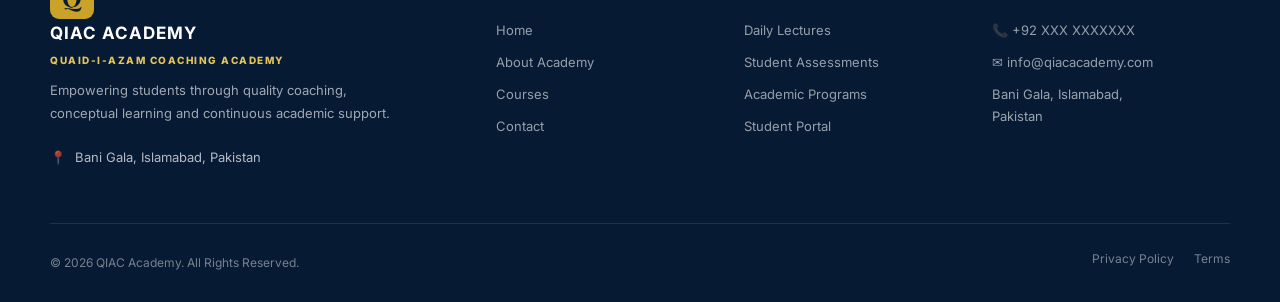
<file: pages/about.html>
<!DOCTYPE html>
<html lang="en">

<head>

    <meta charset="UTF-8">

    <meta name="viewport"
          content="width=device-width, initial-scale=1.0">

    <meta name="description"
          content="Learn about QIAC Academy, Quaid-i-Azam Coaching Academy in Bani Gala, Islamabad. Discover our mission, vision, academic philosophy and commitment to student success.">

    <title>
        About QIAC Academy | Quaid-i-Azam Coaching Academy
    </title>


    <!-- Google Fonts -->

    <link rel="preconnect"
          href="https://fonts.googleapis.com">

    <link rel="preconnect"
          href="https://fonts.gstatic.com"
          crossorigin>

    <link
        href="https://fonts.googleapis.com/css2?family=Inter:wght@400;500;600;700;800&family=Playfair+Display:wght@600;700&display=swap"
        rel="stylesheet">


    <!-- Main Styles -->

    <link rel="stylesheet"
          href="../assets/css/style.css">

    <link rel="stylesheet"
          href="../assets/css/navbar.css">

    <link rel="stylesheet"
          href="../assets/css/footer.css">

    <link rel="stylesheet"
          href="../assets/css/about.css">

</head>


<body>


    <!-- =====================================================
         SHARED NAVBAR
    ====================================================== -->


<!-- NAVBAR -->

<div id="navbar-container"></div>
        <!-- =================================================
             ABOUT HERO
        ================================================== -->

        <section class="about-hero">

            <div class="about-hero-pattern"></div>

            <div class="container">

                <div class="about-hero-content">

                    <span class="section-label">
                        ABOUT QIAC ACADEMY
                    </span>

                    <h1>
                        Building Strong
                        <span>Academic Foundations</span>
                    </h1>

                    <p>

                        A learning community committed to
                        quality coaching, conceptual understanding,
                        discipline and student success.

                    </p>

                    <div class="about-breadcrumb">

                        <a href="../index.html">
                            Home
                        </a>

                        <span> / </span>

                        <span>
                            About Us
                        </span>

                    </div>

                </div>

            </div>

        </section>



        <!-- =================================================
             ABOUT THE ACADEMY
        ================================================== -->

        <section class="about-introduction section">

            <div class="container">

                <div class="about-intro-grid">


                    <!-- Visual -->

                    <div class="about-visual">

                        <div class="about-image-frame">

                            <div class="about-image-placeholder">

                                <span>
                                    QIAC
                                </span>

                                <small>
                                    Bani Gala • Islamabad
                                </small>

                            </div>

                        </div>


                        <div class="experience-badge">

                            <strong>
                                QIAC
                            </strong>

                            <span>
                                Academy
                            </span>

                        </div>

                    </div>


                    <!-- Content -->

                    <div class="about-intro-content">

                        <span class="section-label">
                            WHO WE ARE
                        </span>

                        <h2>
                            About
                            <span>QIAC Academy</span>
                        </h2>

                        <p class="lead">

                            Quaid-i-Azam Coaching Academy is an
                            academic learning institution based in
                            Bani Gala, Islamabad, dedicated to helping
                            students build strong foundations for
                            academic and professional success.

                        </p>

                        <p>

                            At QIAC Academy, we believe that effective
                            education goes beyond completing a syllabus.
                            Students need conceptual clarity, regular
                            practice, meaningful feedback and an
                            environment that encourages them to ask
                            questions and think independently.

                        </p>

                        <p>

                            Our academic approach combines structured
                            classroom teaching with regular assessments,
                            digital learning resources and continuous
                            academic support.

                        </p>


                        <div class="about-highlights">

                            <div>
                                <strong>
                                    01
                                </strong>

                                <span>
                                    Conceptual Learning
                                </span>
                            </div>


                            <div>
                                <strong>
                                    02
                                </strong>

                                <span>
                                    Quality Coaching
                                </span>
                            </div>


                            <div>
                                <strong>
                                    03
                                </strong>

                                <span>
                                    Student Success
                                </span>
                            </div>

                        </div>

                    </div>

                </div>

            </div>

        </section>



        <!-- =================================================
             DIRECTOR'S MESSAGE
        ================================================== -->

        <section class="director-section section">

            <div class="container">

                <div class="director-grid">


                    <!-- Director Image -->

                    <div class="director-photo-wrapper">

                        <div class="director-photo">

                            <span>
                                Director
                            </span>

                            <small>
                                QIAC Academy
                            </small>

                        </div>

                        <div class="director-accent"></div>

                    </div>


                    <!-- Message -->

                    <div class="director-message">

                        <span class="section-label">
                            DIRECTOR'S MESSAGE
                        </span>

                        <h2>
                            Welcome to
                            <span>QIAC Academy</span>
                        </h2>


                        <div class="quote-mark">
                            “
                        </div>


                        <p class="director-lead">

                            Education is not simply about preparing
                            students for examinations; it is about
                            developing the knowledge, confidence and
                            discipline they need to succeed.

                        </p>


                        <p>

                            At QIAC Academy, our goal is to create an
                            environment where students understand what
                            they learn, develop confidence in their
                            abilities and continuously strive for
                            improvement.

                        </p>


                        <p>

                            We are committed to providing our students
                            with quality teaching, regular assessment,
                            constructive feedback and the academic
                            support they need throughout their journey.

                        </p>


                        <div class="director-signature">

                            <strong>
                                Director
                            </strong>

                            <span>
                                QIAC Academy
                            </span>

                        </div>

                    </div>

                </div>

            </div>

        </section>



        <!-- =================================================
             MISSION & VISION
        ================================================== -->

        <section class="mission-vision section">

            <div class="container">


                <div class="section-heading">

                    <span class="section-label">
                        OUR PURPOSE
                    </span>

                    <h2>
                        Mission &
                        <span>Vision</span>
                    </h2>

                    <p>

                        The principles that guide our academic
                        community and educational approach.

                    </p>

                </div>


                <div class="mission-vision-grid">


                    <!-- Mission -->

                    <article class="purpose-card mission-card">

                        <div class="purpose-number">
                            01
                        </div>

                        <div class="purpose-icon">
                            M
                        </div>

                        <span class="purpose-label">
                            OUR MISSION
                        </span>

                        <h3>
                            Empower Through
                            Quality Education
                        </h3>

                        <p>

                            To provide high-quality academic coaching
                            that develops conceptual understanding,
                            strengthens academic foundations and helps
                            every student achieve their potential.

                        </p>


                        <ul>

                            <li>
                                Concept-focused teaching
                            </li>

                            <li>
                                Structured academic support
                            </li>

                            <li>
                                Regular assessment and feedback
                            </li>

                            <li>
                                Individual student attention
                            </li>

                        </ul>

                    </article>


                    <!-- Vision -->

                    <article class="purpose-card vision-card">

                        <div class="purpose-number">
                            02
                        </div>

                        <div class="purpose-icon">
                            V
                        </div>

                        <span class="purpose-label">
                            OUR VISION
                        </span>

                        <h3>
                            A Community of
                            Confident Learners
                        </h3>

                        <p>

                            To become a trusted academic institution
                            where students develop the knowledge,
                            confidence and problem-solving skills
                            required for higher education and beyond.

                        </p>


                        <ul>

                            <li>
                                Academic excellence
                            </li>

                            <li>
                                Independent thinking
                            </li>

                            <li>
                                Lifelong learning
                            </li>

                            <li>
                                Responsible citizenship
                            </li>

                        </ul>

                    </article>

                </div>

            </div>

        </section>



        <!-- =================================================
             CORE VALUES
        ================================================== -->

        <section class="values-section section">

            <div class="container">


                <div class="section-heading">

                    <span class="section-label">
                        WHAT WE BELIEVE
                    </span>

                    <h2>
                        Our Core
                        <span>Values</span>
                    </h2>

                </div>


                <div class="values-grid">


                    <article class="value-card">

                        <span class="value-number">
                            01
                        </span>

                        <div class="value-icon">
                            ◇
                        </div>

                        <h3>
                            Excellence
                        </h3>

                        <p>
                            We pursue high standards in teaching,
                            learning and student support.
                        </p>

                    </article>


                    <article class="value-card">

                        <span class="value-number">
                            02
                        </span>

                        <div class="value-icon">
                            ∞
                        </div>

                        <h3>
                            Integrity
                        </h3>

                        <p>
                            We promote honesty, responsibility and
                            respect throughout our academic community.
                        </p>

                    </article>


                    <article class="value-card">

                        <span class="value-number">
                            03
                        </span>

                        <div class="value-icon">
                            +
                        </div>

                        <h3>
                            Growth
                        </h3>

                        <p>
                            We encourage students to continuously
                            improve their knowledge and abilities.
                        </p>

                    </article>


                    <article class="value-card">

                        <span class="value-number">
                            04
                        </span>

                        <div class="value-icon">
                            ◎
                        </div>

                        <h3>
                            Student Focus
                        </h3>

                        <p>
                            Every academic decision begins with
                            the needs and success of our students.
                        </p>

                    </article>

                </div>

            </div>

        </section>



        <!-- =================================================
             ACADEMIC PHILOSOPHY
        ================================================== -->

        <section class="philosophy-section section">

            <div class="container">

                <div class="philosophy-grid">


                    <div class="philosophy-content">

                        <span class="section-label">
                            OUR ACADEMIC PHILOSOPHY
                        </span>

                        <h2>
                            Understand First.
                            <span>Achieve Naturally.</span>
                        </h2>

                        <p class="lead">

                            Strong academic performance begins
                            with genuine understanding.

                        </p>

                        <p>

                            Our teaching philosophy emphasizes
                            conceptual clarity before memorization.
                            Students are encouraged to understand
                            principles, solve problems and apply
                            knowledge rather than simply reproduce
                            information.

                        </p>

                        <p>

                            We complement classroom instruction with
                            practice, testing, feedback and digital
                            resources so that learning becomes a
                            continuous process.

                        </p>


                        <a href="courses.html"
                           class="btn btn-primary">

                            Explore Our Courses

                        </a>

                    </div>


                    <!-- Philosophy Steps -->

                    <div class="philosophy-process">


                        <div class="process-item">

                            <div class="process-number">
                                01
                            </div>

                            <div>

                                <h3>
                                    Understand
                                </h3>

                                <p>
                                    Build conceptual foundations.
                                </p>

                            </div>

                        </div>


                        <div class="process-line"></div>


                        <div class="process-item">

                            <div class="process-number">
                                02
                            </div>

                            <div>

                                <h3>
                                    Practice
                                </h3>

                                <p>
                                    Apply knowledge through
                                    meaningful practice.
                                </p>

                            </div>

                        </div>


                        <div class="process-line"></div>


                        <div class="process-item">

                            <div class="process-number">
                                03
                            </div>

                            <div>

                                <h3>
                                    Assess
                                </h3>

                                <p>
                                    Measure progress through
                                    regular assessment.
                                </p>

                            </div>

                        </div>


                        <div class="process-line"></div>


                        <div class="process-item">

                            <div class="process-number">
                                04
                            </div>

                            <div>

                                <h3>
                                    Improve
                                </h3>

                                <p>
                                    Use feedback to achieve
                                    continuous improvement.
                                </p>

                            </div>

                        </div>

                    </div>

                </div>

            </div>

        </section>



        <!-- =================================================
             INSTITUTIONAL JOURNEY
        ================================================== -->

        <section class="timeline-section section">

            <div class="container">


                <div class="section-heading">

                    <span class="section-label">
                        OUR JOURNEY
                    </span>

                    <h2>
                        Building the
                        <span>QIAC Community</span>
                    </h2>

                    <p>

                        A commitment to continuously improving
                        how students learn and succeed.

                    </p>

                </div>


                <div class="timeline">


                    <div class="timeline-item">

                        <div class="timeline-marker">
                            01
                        </div>

                        <div class="timeline-content">

                            <span>
                                FOUNDATION
                            </span>

                            <h3>
                                Establishing QIAC Academy
                            </h3>

                            <p>

                                Building an academic environment
                                centered around quality coaching,
                                discipline and student development.

                            </p>

                        </div>

                    </div>


                    <div class="timeline-item">

                        <div class="timeline-marker">
                            02
                        </div>

                        <div class="timeline-content">

                            <span>
                                ACADEMIC DEVELOPMENT
                            </span>

                            <h3>
                                Strengthening Conceptual Learning
                            </h3>

                            <p>

                                Developing structured academic
                                programs focused on conceptual
                                understanding and examination
                                preparation.

                            </p>

                        </div>

                    </div>


                    <div class="timeline-item">

                        <div class="timeline-marker">
                            03
                        </div>

                        <div class="timeline-content">

                            <span>
                                DIGITAL LEARNING
                            </span>

                            <h3>
                                Expanding Learning Beyond the Classroom
                            </h3>

                            <p>

                                Introducing daily lectures, digital
                                notes, assignments and online learning
                                resources for students.

                            </p>

                        </div>

                    </div>


                    <div class="timeline-item">

                        <div class="timeline-marker">
                            04
                        </div>

                        <div class="timeline-content">

                            <span>
                                THE FUTURE
                            </span>

                            <h3>
                                A Complete Digital Academic Community
                            </h3>

                            <p>

                                Building an integrated academic
                                platform connecting teachers,
                                students, assessments and learning
                                resources.

                            </p>

                        </div>

                    </div>

                </div>

            </div>

        </section>



        <!-- =================================================
             WHY QIAC
        ================================================== -->

        <section class="why-qiac section">

            <div class="container">


                <div class="section-heading">

                    <span class="section-label">
                        THE QIAC DIFFERENCE
                    </span>

                    <h2>
                        Why Students Choose
                        <span>QIAC</span>
                    </h2>

                </div>


                <div class="why-grid">


                    <div class="why-item">

                        <strong>
                            01
                        </strong>

                        <div>

                            <h3>
                                Structured Learning
                            </h3>

                            <p>
                                Clear academic planning and
                                organized learning pathways.
                            </p>

                        </div>

                    </div>


                    <div class="why-item">

                        <strong>
                            02
                        </strong>

                        <div>

                            <h3>
                                Experienced Faculty
                            </h3>

                            <p>
                                Dedicated teachers focused on
                                student understanding and progress.
                            </p>

                        </div>

                    </div>


                    <div class="why-item">

                        <strong>
                            03
                        </strong>

                        <div>

                            <h3>
                                Regular Assessment
                            </h3>

                            <p>
                                Continuous testing and feedback
                                to identify areas for improvement.
                            </p>

                        </div>

                    </div>


                    <div class="why-item">

                        <strong>
                            04
                        </strong>

                        <div>

                            <h3>
                                Digital Resources
                            </h3>

                            <p>
                                Access lectures, notes and
                                assignments beyond classroom hours.
                            </p>

                        </div>

                    </div>

                </div>

            </div>

        </section>



        <!-- =================================================
             FINAL CTA
        ================================================== -->

        <section class="about-cta">

            <div class="container">

                <div class="about-cta-content">

                    <span>
                        JOIN THE QIAC COMMUNITY
                    </span>

                    <h2>
                        Your Academic Journey
                        Starts Here.
                    </h2>

                    <p>

                        Discover quality coaching and a learning
                        environment designed around your success.

                    </p>

                    <div>

                        <a href="contact.html"
                           class="btn btn-gold">

                            Contact Us

                        </a>

                        <a href="courses.html"
                           class="about-cta-link">

                            Explore Courses →

                        </a>

                    </div>

                </div>

            </div>

        </section>

    </main>



    <!-- =====================================================
         SHARED FOOTER
    ====================================================== -->

    <div id="footer-container"></div>



    <!-- =====================================================
         JAVASCRIPT
    ====================================================== -->

    <script src="../assets/js/components.js"></script>

    <script src="../assets/js/about.js"></script>


</body>

</html>
</file>
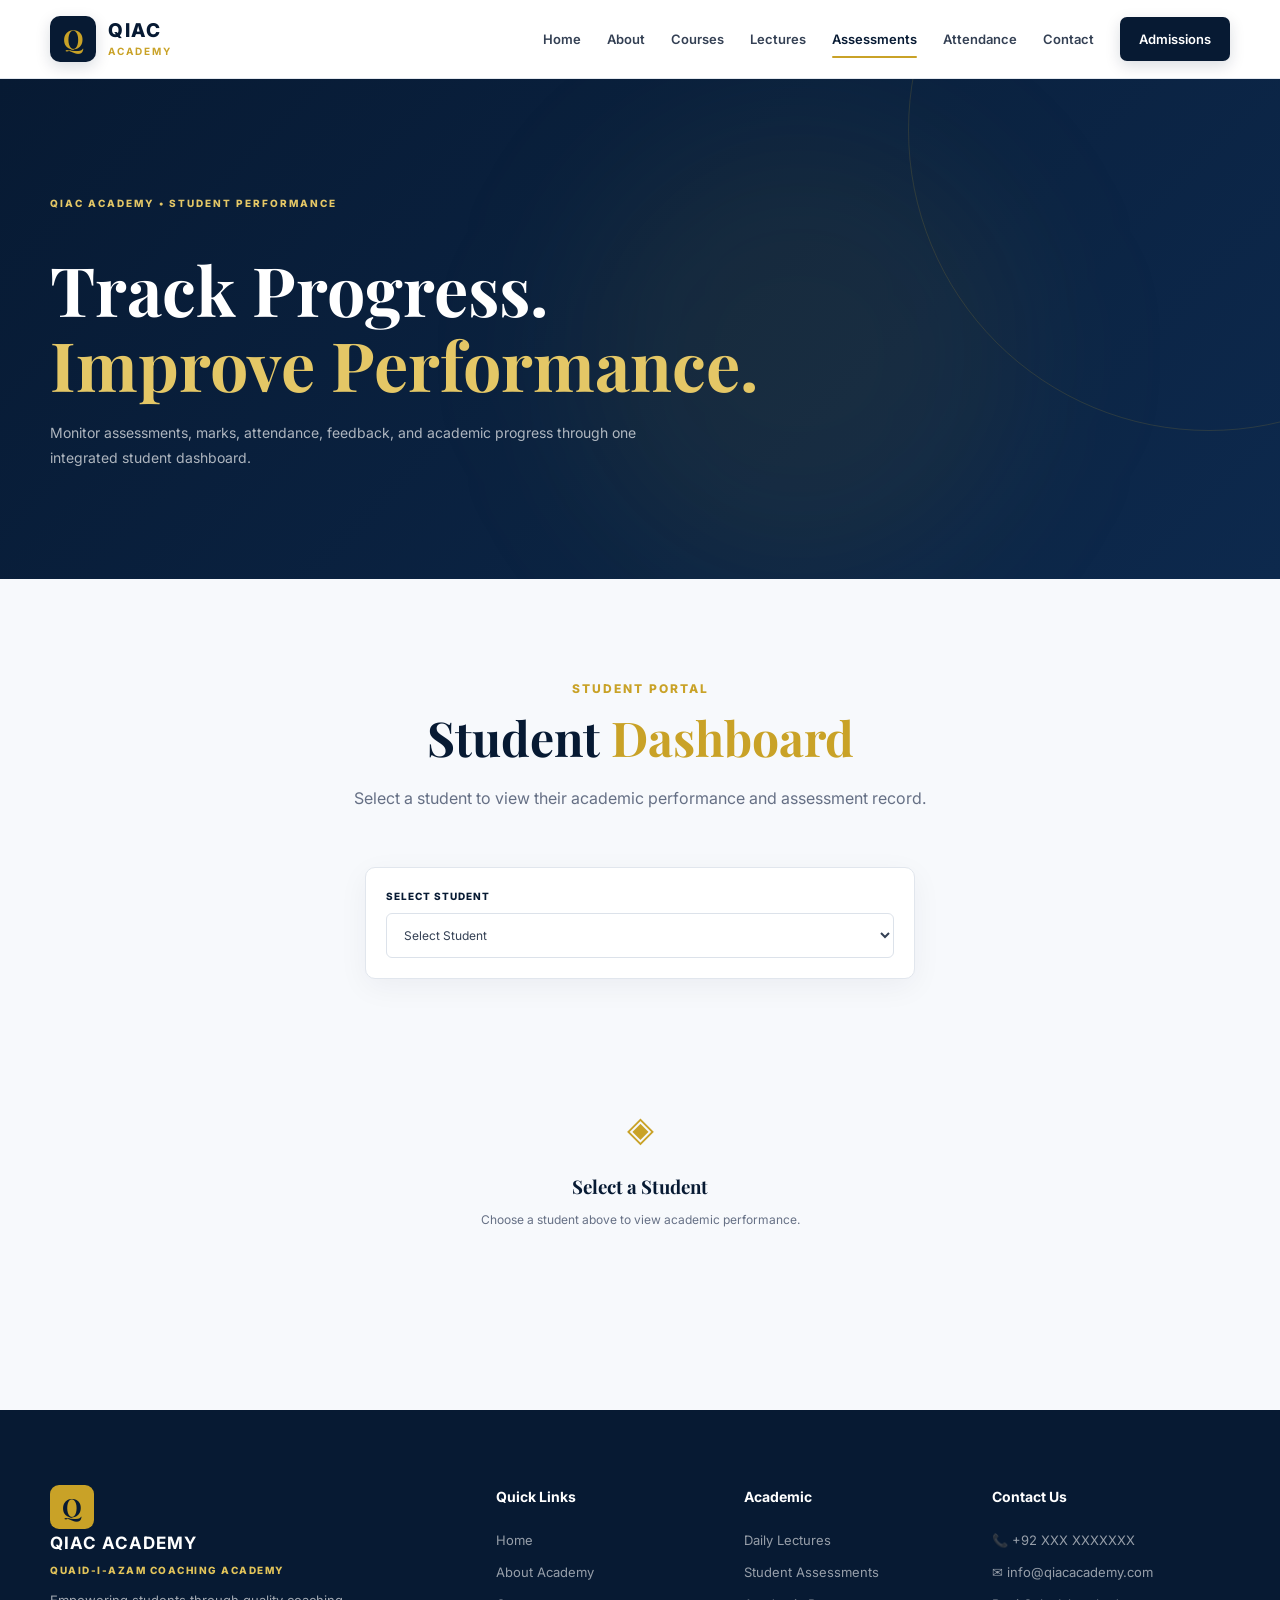
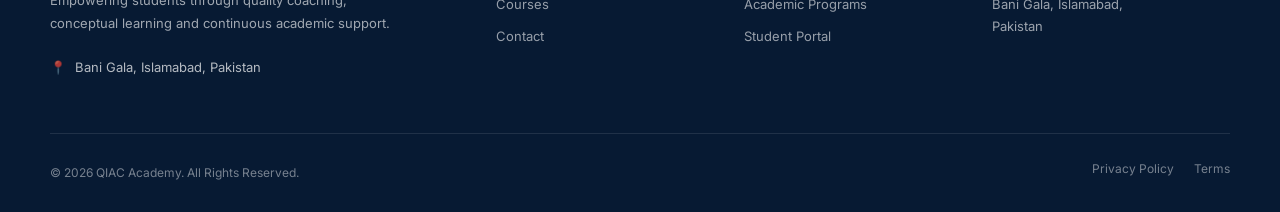
<file: pages/assessments.html>
<!DOCTYPE html>
<html lang="en">

<head>

    <meta charset="UTF-8">

    <meta name="viewport"
          content="width=device-width, initial-scale=1.0">

    <title>Student Assessment | QIAC Academy</title>

    <meta name="description"
          content="Student assessment and academic progress portal of QIAC Academy.">


    <!-- Google Fonts -->

    <link rel="preconnect"
          href="https://fonts.googleapis.com">

    <link rel="preconnect"
          href="https://fonts.gstatic.com"
          crossorigin>

    <link href="https://fonts.googleapis.com/css2?family=Inter:wght@400;500;600;700;800&family=Playfair+Display:wght@600;700&display=swap"
          rel="stylesheet">


    <!-- Global CSS -->

    <link rel="stylesheet"
          href="../assets/css/style.css">

    <link rel="stylesheet"
          href="../assets/css/navbar.css">

    <link rel="stylesheet"
          href="../assets/css/footer.css">


    <!-- Assessment CSS -->

    <link rel="stylesheet"
          href="../assets/css/assessments.css">

</head>


<body>


<!-- NAVBAR -->

<div id="navbar-container"></div>


<!-- =====================================================
     HERO
     ===================================================== -->

<section class="assessment-hero">

    <div class="assessment-hero-glow"></div>

    <div class="container">

        <div class="assessment-hero-content">

            <div class="hero-label">
                QIAC ACADEMY • STUDENT PERFORMANCE
            </div>

            <h1>
                Track Progress.
                <span>Improve Performance.</span>
            </h1>

            <p>
                Monitor assessments, marks, attendance,
                feedback, and academic progress through one
                integrated student dashboard.
            </p>

        </div>

    </div>

</section>


<!-- =====================================================
     STUDENT SELECTION
     ===================================================== -->

<section class="section assessment-section">

    <div class="container">


        <div class="section-heading">

            <div class="section-label">
                STUDENT PORTAL
            </div>

            <h2>
                Student <span>Dashboard</span>
            </h2>

            <p>
                Select a student to view their academic
                performance and assessment record.
            </p>

        </div>


        <!-- STUDENT SELECTOR -->

        <div class="student-selector">

            <label for="studentSelect">
                Select Student
            </label>

            <select id="studentSelect">

                <option value="">
                    Select Student
                </option>

            </select>

        </div>


        <!-- =================================================
             DASHBOARD
             ================================================= -->

        <div id="dashboard"
             class="student-dashboard">


            <!-- STUDENT HEADER -->

            <div class="student-header">

                <div>

                    <div class="student-label">
                        STUDENT PROFILE
                    </div>

                    <h2 id="studentName">
                        Student
                    </h2>

                    <p id="studentInfo">
                        Class information
                    </p>

                </div>


                <div class="student-status">
                    ACTIVE
                </div>

            </div>


            <!-- =================================================
                 STATISTICS
                 ================================================= -->

            <div class="performance-stats">


                <div class="stat-card">

                    <span>
                        Overall Percentage
                    </span>

                    <strong id="overallPercentage">
                        —
                    </strong>

                </div>


                <div class="stat-card">

                    <span>
                        Assessments
                    </span>

                    <strong id="assessmentTotal">
                        —
                    </strong>

                </div>


                <div class="stat-card">

                    <span>
                        Tests
                    </span>

                    <strong id="testTotal">
                        —
                    </strong>

                </div>


                <div class="stat-card">

                    <span>
                        Best Score
                    </span>

                    <strong id="bestScore">
                        —
                    </strong>

                </div>


            </div>


            <!-- =================================================
                 COURSE PERFORMANCE
                 ================================================= -->

            <div class="dashboard-section">

                <div class="dashboard-heading">

                    <div>

                        <div class="section-label">
                            COURSE PERFORMANCE
                        </div>

                        <h3>
                            Academic Performance
                        </h3>

                    </div>

                </div>


                <div id="coursePerformance"
                     class="course-performance-grid">

                    <!-- JavaScript -->

                </div>

            </div>


            <!-- =================================================
                 ASSESSMENT HISTORY
                 ================================================= -->

            <div class="dashboard-section">

                <div class="dashboard-heading">

                    <div>

                        <div class="section-label">
                            ASSESSMENT HISTORY
                        </div>

                        <h3>
                            Recent Assessments
                        </h3>

                    </div>

                </div>


                <div class="assessment-table-wrapper">

                    <table class="assessment-table">

                        <thead>

                            <tr>

                                <th>
                                    Assessment
                                </th>

                                <th>
                                    Course
                                </th>

                                <th>
                                    Date
                                </th>

                                <th>
                                    Marks
                                </th>

                                <th>
                                    %
                                </th>

                                <th>
                                    Grade
                                </th>

                                <th>
                                    Status
                                </th>

                            </tr>

                        </thead>

                        <tbody id="assessmentTableBody">

                        </tbody>

                    </table>

                </div>

            </div>


            <!-- =================================================
                 TEACHER FEEDBACK
                 ================================================= -->

            <div class="dashboard-section">

                <div class="dashboard-heading">

                    <div>

                        <div class="section-label">
                            TEACHER FEEDBACK
                        </div>

                        <h3>
                            Academic Remarks
                        </h3>

                    </div>

                </div>


                <div id="feedbackList"
                     class="feedback-list">

                    <!-- JavaScript -->

                </div>

            </div>


        </div>


        <!-- EMPTY -->

        <div id="dashboardEmpty"
             class="dashboard-empty">

            <div>
                ◈
            </div>

            <h3>
                Select a Student
            </h3>

            <p>
                Choose a student above to view academic
                performance.
            </p>

        </div>


    </div>

</section>


<!-- =====================================================
     FOOTER
     ===================================================== -->

<div id="footer-container"></div>


<!-- =====================================================
     JAVASCRIPT
     ===================================================== -->

<script src="../assets/js/components.js"></script>

<script src="../data/teachers.js"></script>

<script src="../data/courses.js"></script>

<script src="../data/students.js"></script>

<script src="../data/assessments.js"></script>

<script src="../assets/js/assessments.js"></script>


</body>

</html>
</file>
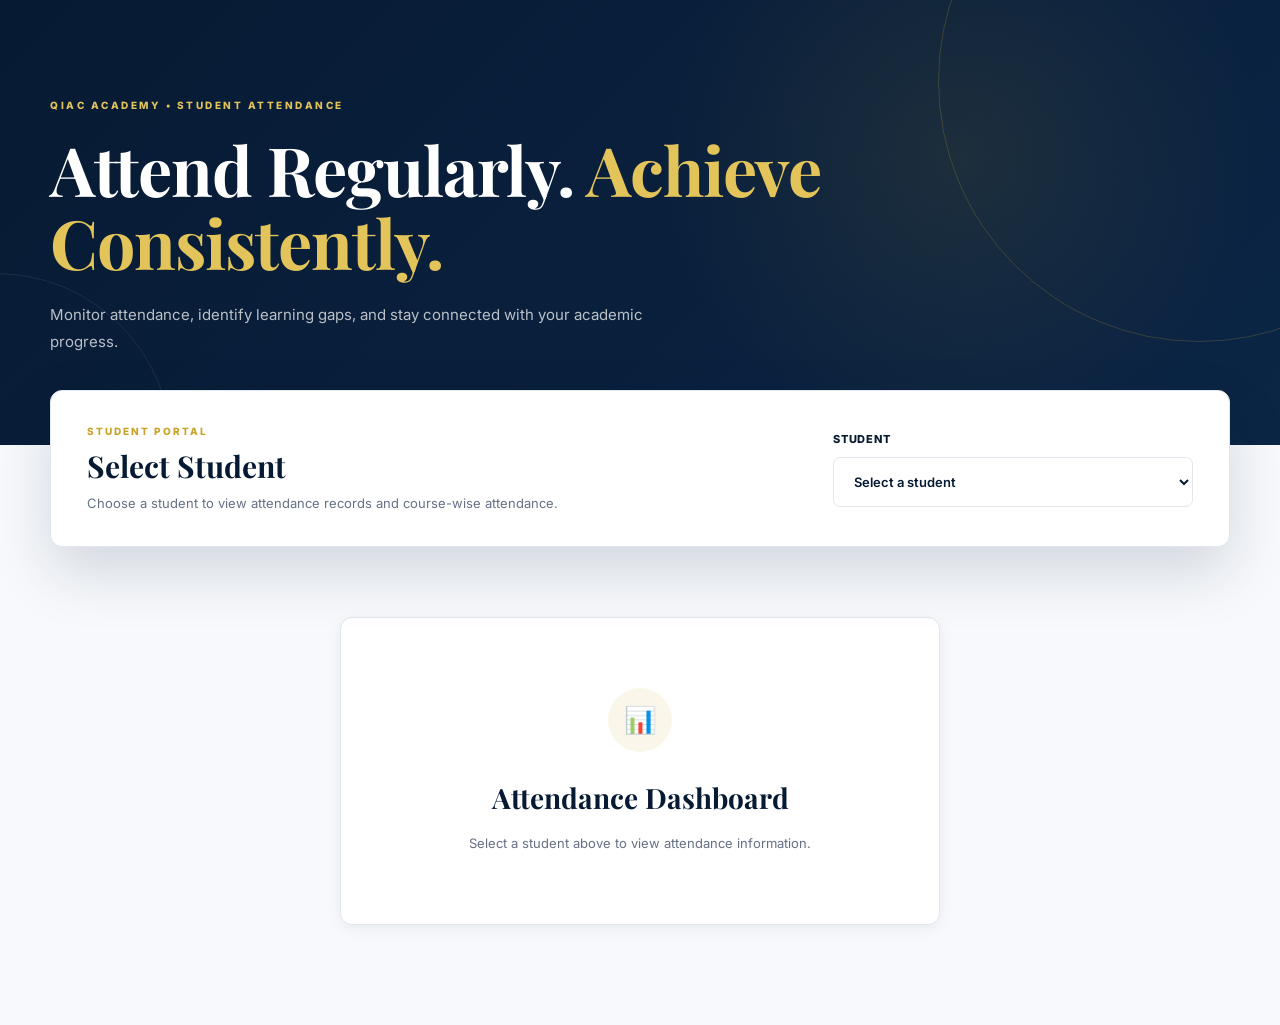
<file: pages/attendance.html>
<!DOCTYPE html>
<html lang="en">
<head>
    <meta charset="UTF-8">

    <meta
        name="viewport"
        content="width=device-width, initial-scale=1.0"
    >

    <meta
        name="description"
        content="QIAC Academy Student Attendance Portal"
    >

    <title>Attendance | QIAC Academy</title>


    <!-- =====================================================
         GOOGLE FONTS
         ===================================================== -->

    <link rel="preconnect" href="https://fonts.googleapis.com">

    <link
        rel="preconnect"
        href="https://fonts.gstatic.com"
        crossorigin
    >

    <link
        href="https://fonts.googleapis.com/css2?family=Inter:wght@400;500;600;700;800&family=Playfair+Display:wght@600;700&display=swap"
        rel="stylesheet"
    >


    <!-- =====================================================
         GLOBAL CSS
         ===================================================== -->

    <link
        rel="stylesheet"
        href="../assets/css/style.css"
    >


    <!-- =====================================================
         NAVBAR CSS
         ===================================================== -->

    <link
        rel="stylesheet"
        href="../assets/css/navbar.css"
    >


    <!-- =====================================================
         FOOTER CSS
         ===================================================== -->

    <link
        rel="stylesheet"
        href="../assets/css/footer.css"
    >


    <!-- =====================================================
         ATTENDANCE CSS
         ===================================================== -->

    <link
        rel="stylesheet"
        href="../assets/css/attendance.css"
    >

</head>


<body>


    <!-- =====================================================
         NAVBAR
         ===================================================== -->

    <div id="navbar"></div>



    <!-- =====================================================
         ATTENDANCE HERO
         ===================================================== -->

    <header class="attendance-hero">

        <div class="attendance-hero-overlay"></div>

        <div class="container attendance-hero-content">

            <span class="section-label">
                QIAC ACADEMY • STUDENT ATTENDANCE
            </span>

            <h1>
                Attend Regularly.
                <span>Achieve Consistently.</span>
            </h1>

            <p>
                Monitor attendance, identify learning gaps,
                and stay connected with your academic progress.
            </p>

        </div>

    </header>



    <!-- =====================================================
         ATTENDANCE PORTAL
         ===================================================== -->

    <main class="attendance-page">


        <!-- =================================================
             STUDENT SELECTOR
             ================================================= -->

        <section class="attendance-selector-section">

            <div class="container">

                <div class="attendance-selector-card">

                    <div class="selector-content">

                        <span class="selector-label">
                            STUDENT PORTAL
                        </span>

                        <h2>
                            Select Student
                        </h2>

                        <p>
                            Choose a student to view attendance
                            records and course-wise attendance.
                        </p>

                    </div>


                    <div class="selector-control">

                        <label for="studentSelect">
                            Student
                        </label>

                        <select id="studentSelect">

                            <option value="">
                                Select a student
                            </option>

                        </select>

                    </div>

                </div>

            </div>

        </section>



        <!-- =================================================
             EMPTY STATE
             ================================================= -->

        <section
            id="attendanceEmptyState"
            class="attendance-empty-section"
        >

            <div class="container">

                <div class="attendance-empty-card">

                    <div class="empty-icon">
                        📊
                    </div>

                    <h2>
                        Attendance Dashboard
                    </h2>

                    <p>
                        Select a student above to view
                        attendance information.
                    </p>

                </div>

            </div>

        </section>



        <!-- =================================================
             STUDENT DASHBOARD
             ================================================= -->

        <section
            id="attendanceDashboard"
            class="attendance-dashboard-section"
            hidden
        >

            <div class="container">


                <!-- =========================================
                     STUDENT INFORMATION
                     ========================================= -->

                <div class="student-attendance-header">

                    <div class="student-attendance-info">

                        <span class="student-overline">
                            STUDENT RECORD
                        </span>

                        <h2 id="studentName">
                            Student Name
                        </h2>

                        <div class="student-meta">

                            <span id="studentRoll">
                                Roll No: —
                            </span>

                            <span class="meta-divider">
                                |
                            </span>

                            <span id="studentClass">
                                Class: —
                            </span>

                            <span
                                id="studentSectionWrapper"
                                class="student-group-info"
                            >
                                <span class="meta-divider">
                                    |
                                </span>

                                <span id="studentSection">
                                    Section: —
                                </span>
                            </span>

                            <span
                                id="studentGroupWrapper"
                                class="student-group-info"
                            >
                                <span class="meta-divider">
                                    |
                                </span>

                                <span id="studentGroup">
                                    Group: —
                                </span>
                            </span>

                        </div>

                    </div>


                    <span
                        id="studentStatus"
                        class="student-status-badge"
                    >
                        Active
                    </span>

                </div>



                <!-- =========================================
                     ATTENDANCE STATISTICS
                     ========================================= -->

                <div class="attendance-stats-grid">


                    <!-- Overall Attendance -->

                    <article class="attendance-stat-card">

                        <div class="stat-icon">
                            ✓
                        </div>

                        <div class="stat-content">

                            <span>
                                Overall Attendance
                            </span>

                            <strong id="overallAttendance">
                                0%
                            </strong>

                        </div>

                    </article>


                    <!-- Present -->

                    <article class="attendance-stat-card">

                        <div class="stat-icon">
                            P
                        </div>

                        <div class="stat-content">

                            <span>
                                Present
                            </span>

                            <strong id="presentCount">
                                0
                            </strong>

                        </div>

                    </article>


                    <!-- Absent -->

                    <article class="attendance-stat-card">

                        <div class="stat-icon">
                            A
                        </div>

                        <div class="stat-content">

                            <span>
                                Absent
                            </span>

                            <strong id="absentCount">
                                0
                            </strong>

                        </div>

                    </article>


                    <!-- Late -->

                    <article class="attendance-stat-card">

                        <div class="stat-icon">
                            L
                        </div>

                        <div class="stat-content">

                            <span>
                                Late
                            </span>

                            <strong id="lateCount">
                                0
                            </strong>

                        </div>

                    </article>


                </div>



                <!-- =========================================
                     COURSE-WISE ATTENDANCE
                     ========================================= -->

                <section class="attendance-course-section">

                    <div class="section-heading attendance-heading">

                        <span class="section-label">
                            COURSE PERFORMANCE
                        </span>

                        <h2>
                            Attendance by <span>Course</span>
                        </h2>

                        <p>
                            Review attendance separately for
                            each enrolled course.
                        </p>

                    </div>


                    <div
                        id="courseAttendanceGrid"
                        class="course-attendance-grid"
                    >
                        <!-- JavaScript will render courses here -->
                    </div>

                </section>



                <!-- =========================================
                     ATTENDANCE HISTORY
                     ========================================= -->

                <section class="attendance-history-section">

                    <div class="section-heading attendance-heading">

                        <span class="section-label">
                            ATTENDANCE RECORD
                        </span>

                        <h2>
                            Attendance <span>History</span>
                        </h2>

                        <p>
                            Detailed record of daily attendance.
                        </p>

                    </div>


                    <div class="attendance-table-wrapper">

                        <table class="attendance-table">

                            <thead>

                                <tr>

                                    <th>
                                        Date
                                    </th>

                                    <th>
                                        Course
                                    </th>

                                    <th>
                                        Teacher
                                    </th>

                                    <th>
                                        Status
                                    </th>

                                </tr>

                            </thead>


                            <tbody id="attendanceTableBody">

                                <!-- JavaScript will render records -->

                            </tbody>

                        </table>

                    </div>

                </section>



                <!-- =========================================
                     ATTENDANCE SUMMARY
                     ========================================= -->

                <section class="attendance-summary-section">

                    <div class="attendance-summary-card">

                        <div class="summary-content">

                            <span class="section-label">
                                ACADEMIC CONSISTENCY
                            </span>

                            <h2>
                                Your Attendance Matters
                            </h2>

                            <p>
                                Regular attendance helps students
                                stay connected with lectures,
                                assignments, assessments, and
                                classroom discussions.
                            </p>

                        </div>


                        <div class="summary-percentage">

                            <span>
                                Attendance
                            </span>

                            <strong id="summaryAttendance">
                                0%
                            </strong>

                        </div>

                    </div>

                </section>


            </div>

        </section>


    </main>



    <!-- =====================================================
         FOOTER
         ===================================================== -->

    <div id="footer"></div>



    <!-- =====================================================
         GLOBAL COMPONENTS
         ===================================================== -->

    <script src="../assets/js/components.js"></script>


    <!-- =====================================================
         DATA FILES
         ===================================================== -->

    <script src="../data/teachers.js"></script>

    <script src="../data/courses.js"></script>

    <script src="../data/students.js"></script>

    <script src="../data/attendance.js"></script>


    <!-- =====================================================
         ATTENDANCE JAVASCRIPT
         ===================================================== -->

    <script src="../assets/js/attendance.js"></script>


</body>

</html>
</file>
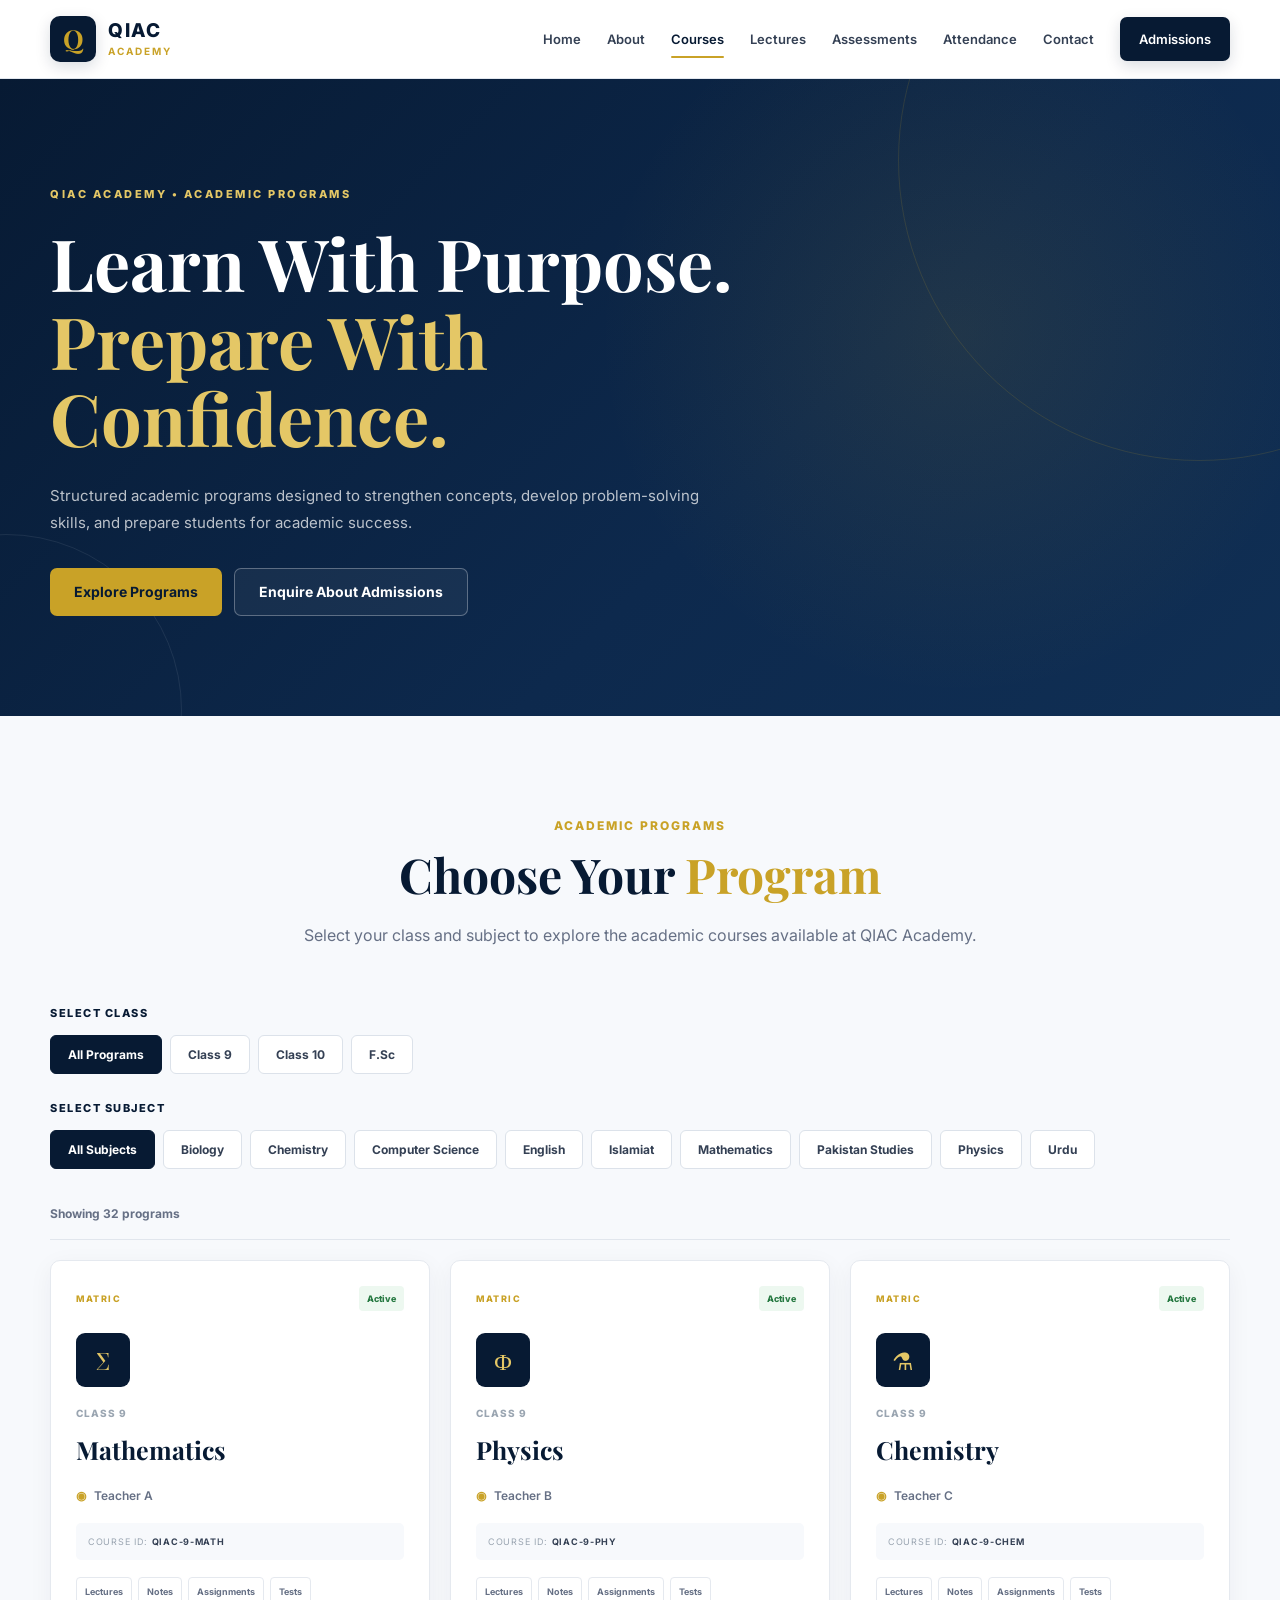
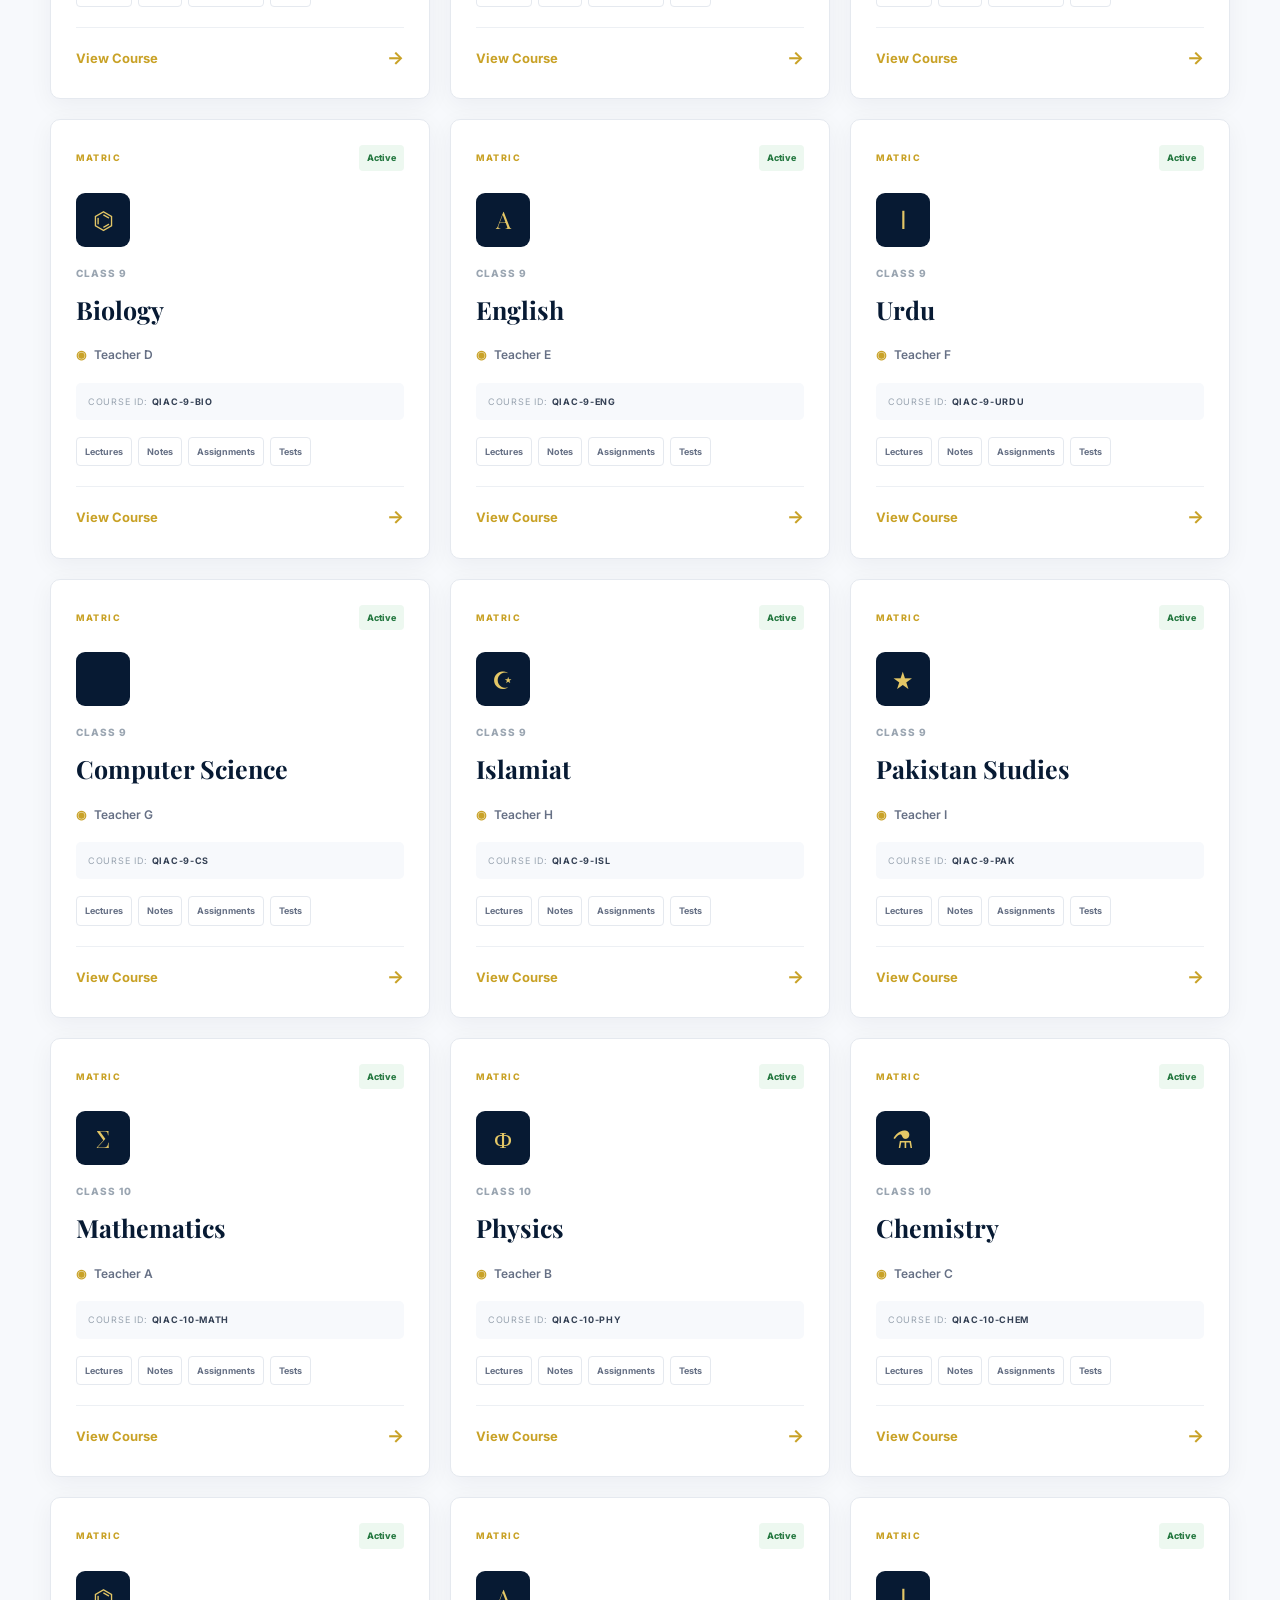
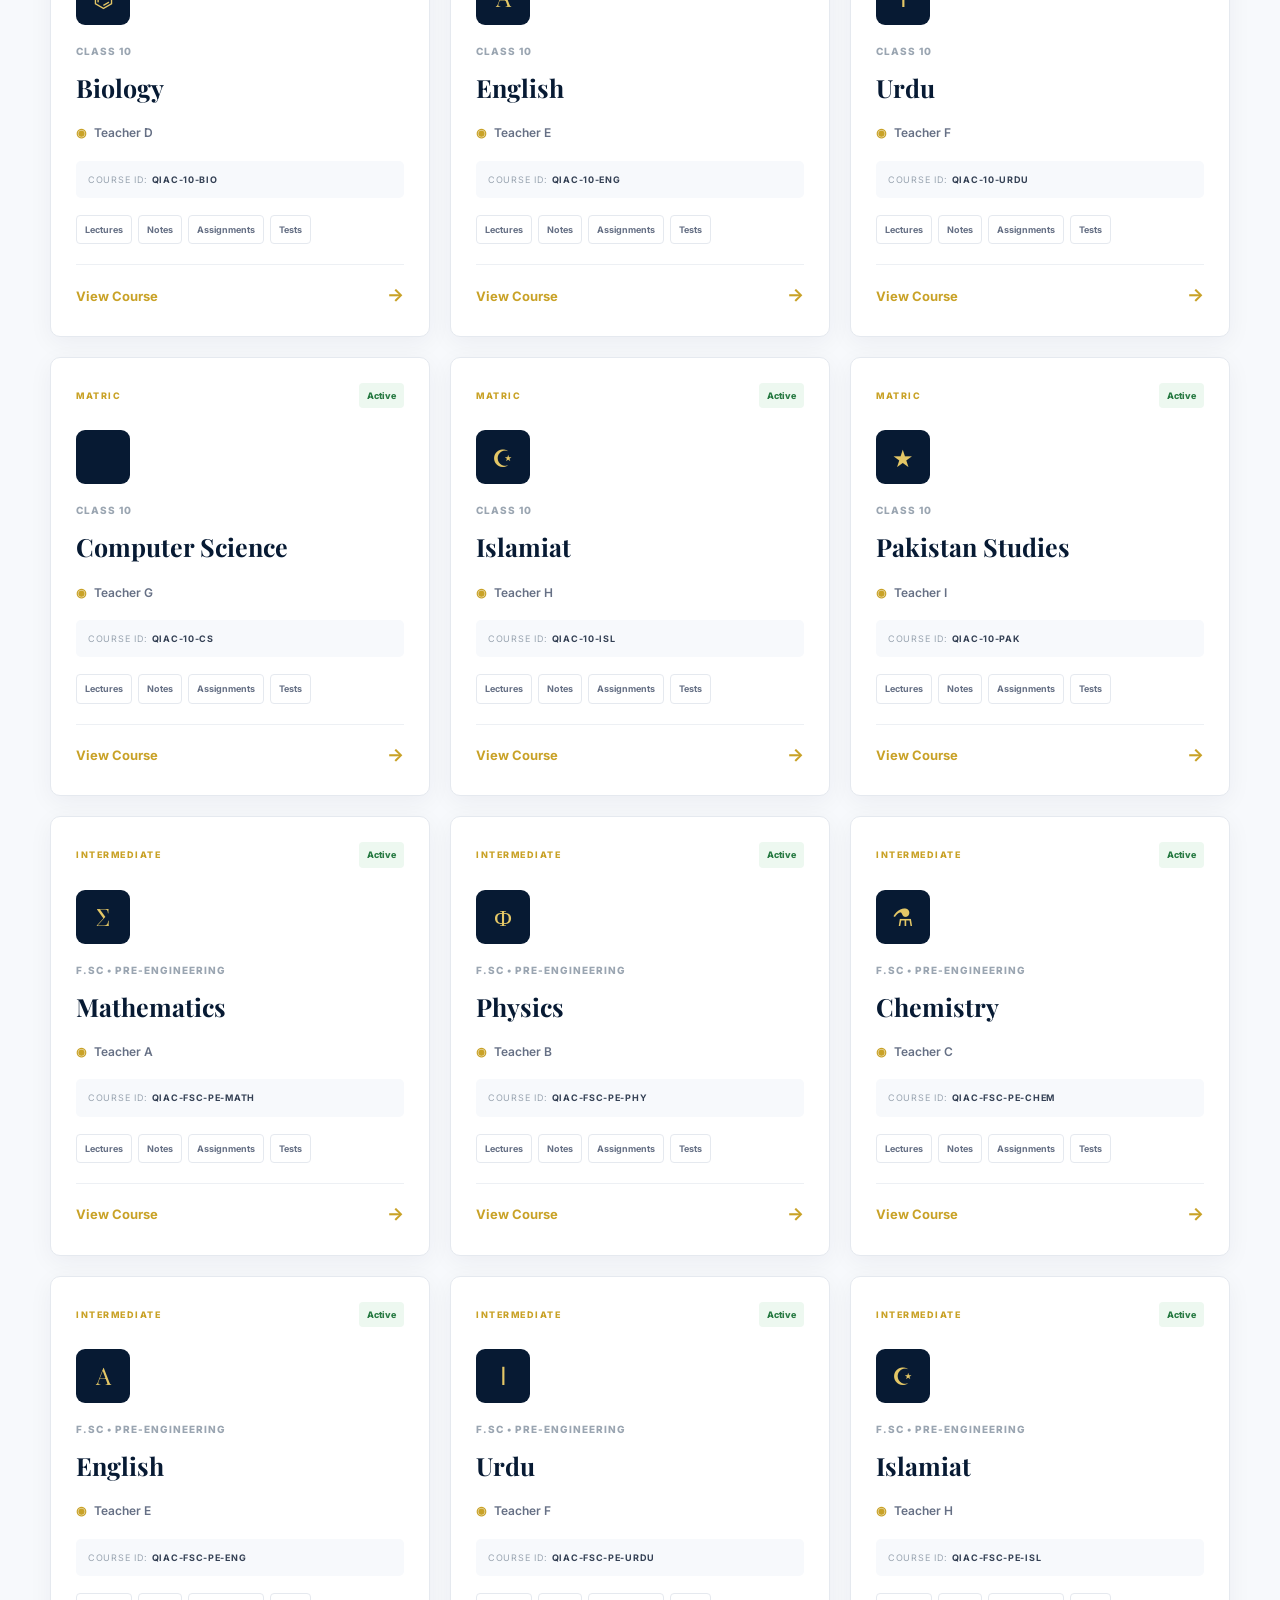
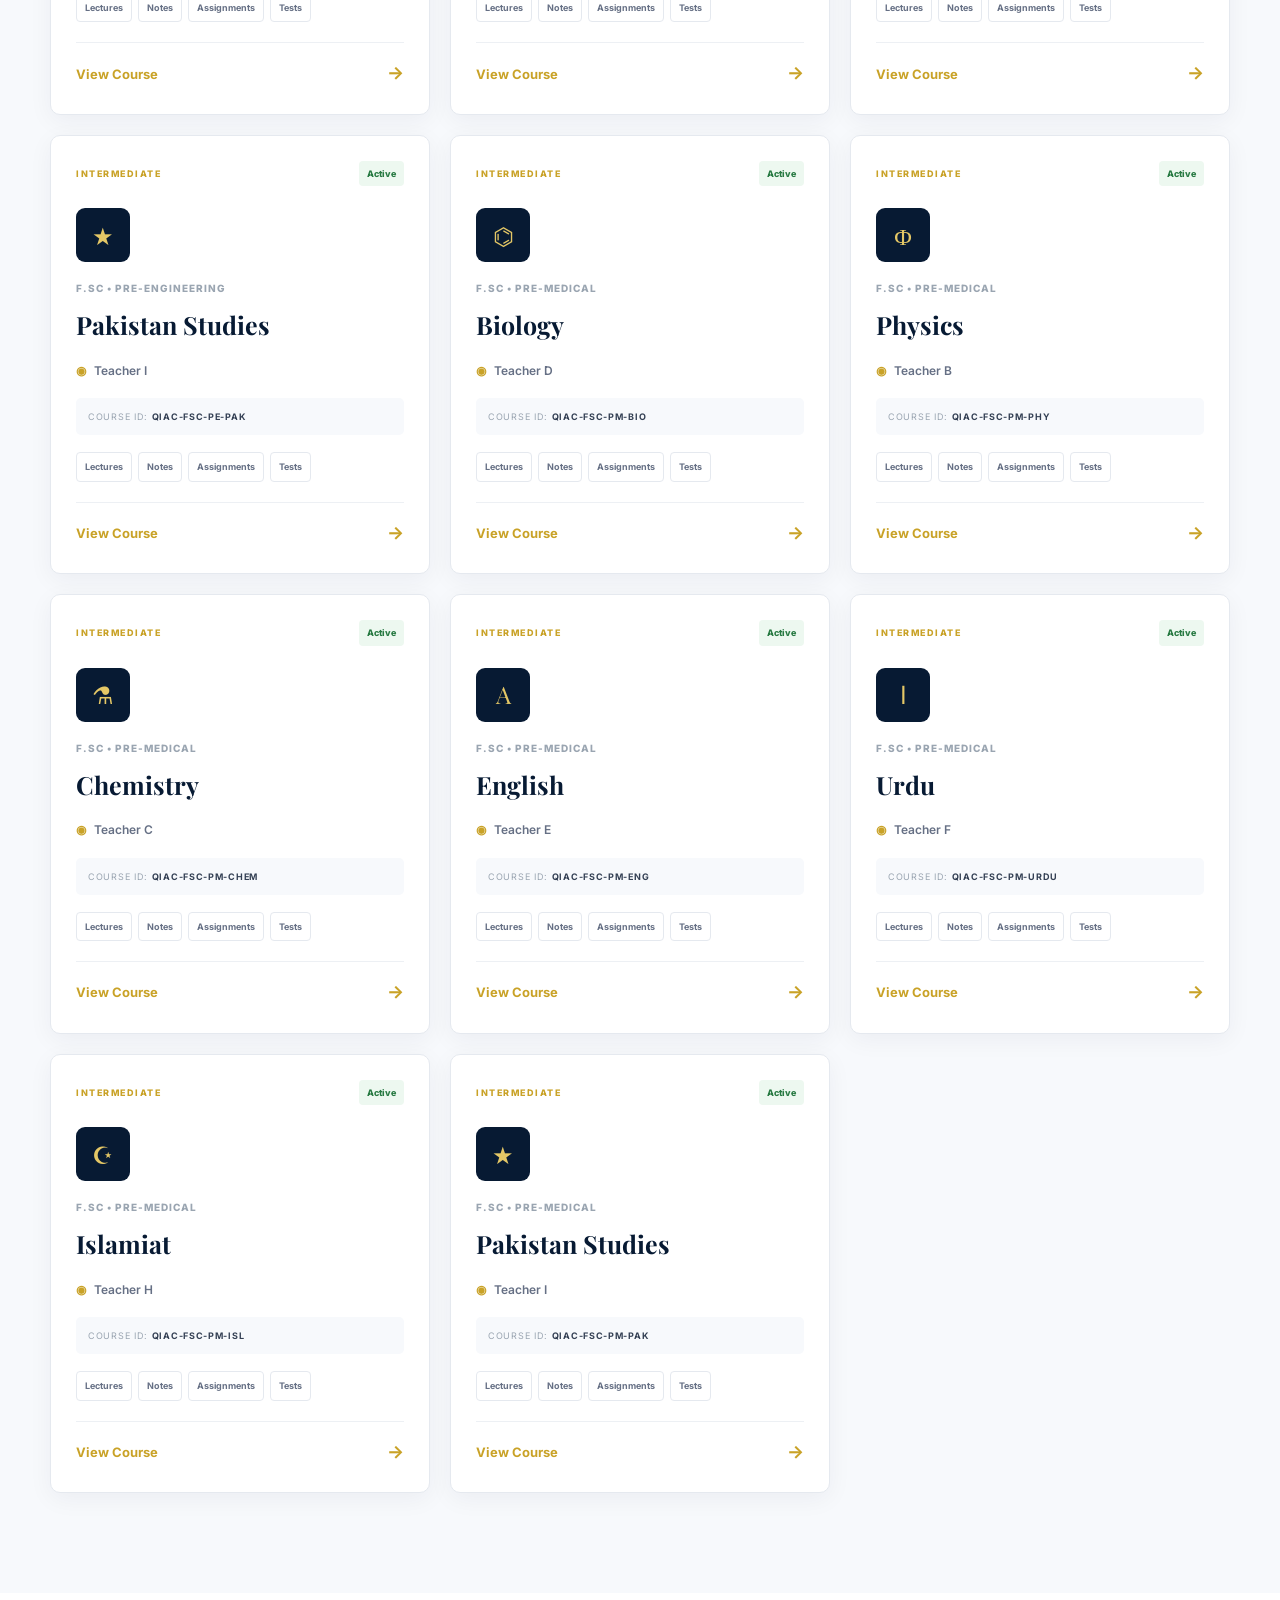
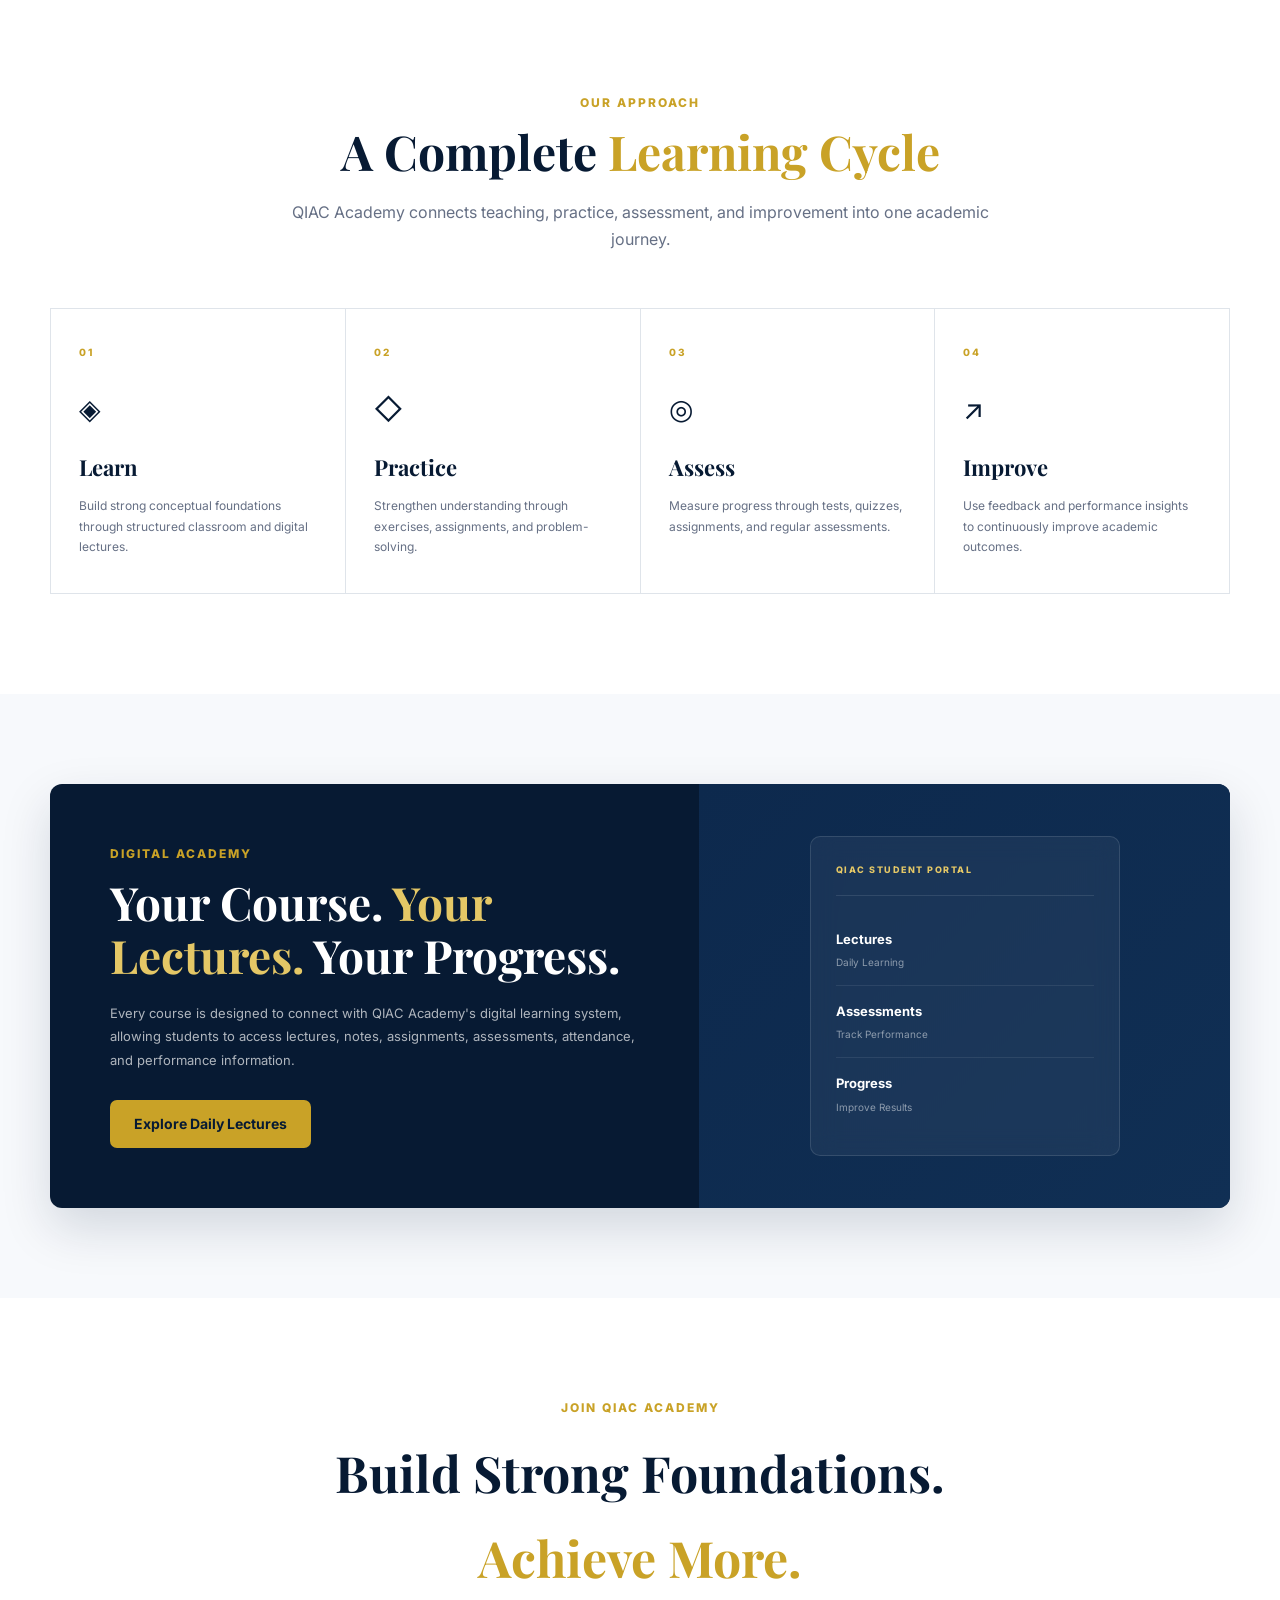
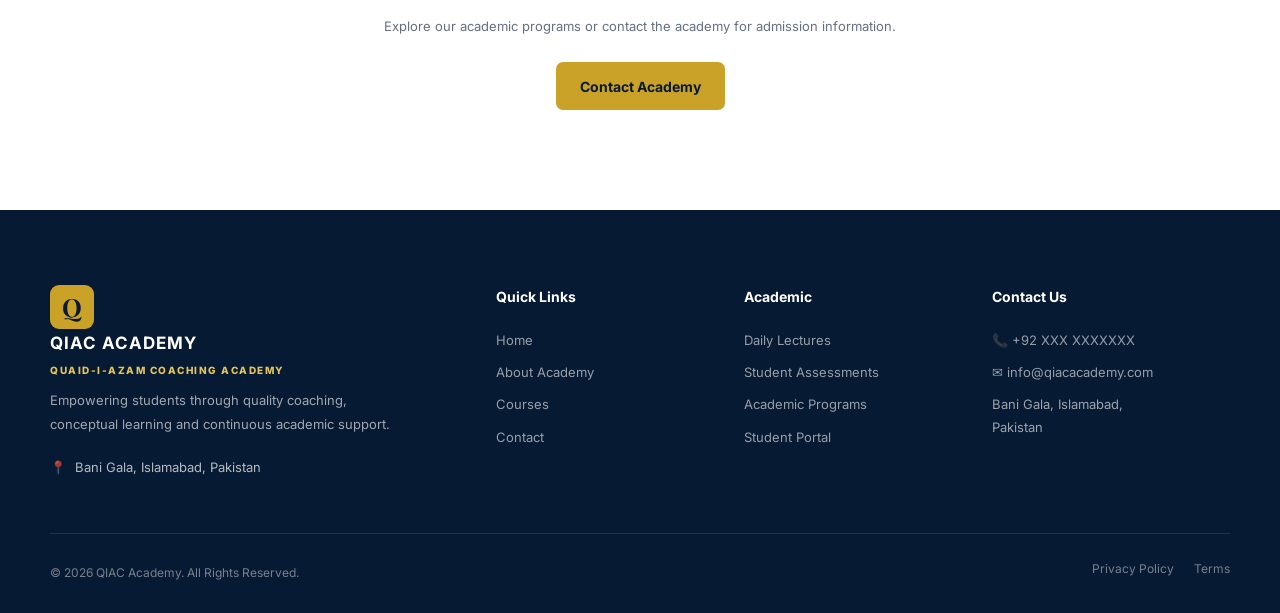
<file: pages/courses.html>
<!DOCTYPE html>
<html lang="en">

<head>

    <meta charset="UTF-8">

    <meta name="viewport"
          content="width=device-width, initial-scale=1.0">

    <title>Academic Programs | QIAC Academy</title>

    <meta name="description"
          content="Explore academic programs at Quaid-i-Azam Coaching Academy, Bani Gala, Islamabad.">

    <!-- Google Fonts -->
    <link rel="preconnect"
          href="https://fonts.googleapis.com">

    <link rel="preconnect"
          href="https://fonts.gstatic.com"
          crossorigin>

    <link href="https://fonts.googleapis.com/css2?family=Inter:wght@400;500;600;700;800&family=Playfair+Display:wght@600;700&display=swap"
          rel="stylesheet">

    <!-- Global CSS -->
    <link rel="stylesheet"
          href="../assets/css/style.css">

    <link rel="stylesheet"
          href="../assets/css/navbar.css">

    <link rel="stylesheet"
          href="../assets/css/footer.css">

    <!-- Courses CSS -->
    <link rel="stylesheet"
          href="../assets/css/courses.css">

</head>


<body>


<!-- =====================================================
     NAVBAR
     ===================================================== -->

<div id="navbar-container"></div>


<!-- =====================================================
     HERO
     ===================================================== -->

<section class="courses-hero">

    <div class="courses-hero-overlay"></div>

    <div class="container courses-hero-content">

        <div class="hero-label">
            QIAC ACADEMY • ACADEMIC PROGRAMS
        </div>

        <h1>
            Learn With Purpose.<br>
            <span>Prepare With Confidence.</span>
        </h1>

        <p>
            Structured academic programs designed to strengthen
            concepts, develop problem-solving skills, and prepare
            students for academic success.
        </p>

        <div class="hero-actions">

            <a href="#programs"
               class="btn btn-gold">
                Explore Programs
            </a>

            <a href="contact.html"
               class="btn btn-outline-light">
                Enquire About Admissions
            </a>

        </div>

    </div>

</section>


<!-- =====================================================
     PROGRAMS
     ===================================================== -->

<section class="section courses-section"
         id="programs">

    <div class="container">


        <div class="section-heading">

            <div class="section-label">
                ACADEMIC PROGRAMS
            </div>

            <h2>
                Choose Your <span>Program</span>
            </h2>

            <p>
                Select your class and subject to explore the
                academic courses available at QIAC Academy.
            </p>

        </div>


        <!-- CLASS FILTER -->

        <div class="filter-wrapper">

            <div class="filter-title">
                Select Class
            </div>

            <div class="class-filters">

                <button class="class-filter active"
                        data-class="all">
                    All Programs
                </button>

                <button class="class-filter"
                        data-class="Class 9">
                    Class 9
                </button>

                <button class="class-filter"
                        data-class="Class 10">
                    Class 10
                </button>

                <button class="class-filter"
                        data-class="F.Sc">
                    F.Sc
                </button>

            </div>

        </div>


        <!-- F.SC GROUP -->

        <div class="fsc-group-wrapper"
             id="fscGroupWrapper">

            <div class="filter-title">
                Select F.Sc Group
            </div>

            <div class="group-filters">

                <button class="group-filter active"
                        data-group="all">
                    All Groups
                </button>

                <button class="group-filter"
                        data-group="Pre-Engineering">
                    Pre-Engineering
                </button>

                <button class="group-filter"
                        data-group="Pre-Medical">
                    Pre-Medical
                </button>

            </div>

        </div>


        <!-- SUBJECT FILTER -->

        <div class="subject-filter-wrapper">

            <div class="filter-title">
                Select Subject
            </div>

            <div class="subject-filters"
                 id="subjectFilters">

                <!-- Generated by JavaScript -->

            </div>

        </div>


        <!-- COURSE COUNT -->

        <div class="course-results-bar">

            <span id="courseCount">
                Showing all programs
            </span>

        </div>


        <!-- COURSE GRID -->

        <div class="courses-grid"
             id="coursesGrid">

            <!-- Generated by JavaScript -->

        </div>


        <!-- EMPTY STATE -->

        <div class="courses-empty"
             id="coursesEmpty">

            <div class="empty-icon">
                ◌
            </div>

            <h3>
                No Courses Found
            </h3>

            <p>
                Try selecting another class, group, or subject.
            </p>

        </div>

    </div>

</section>


<!-- =====================================================
     ACADEMIC MODEL
     ===================================================== -->

<section class="section academic-model">

    <div class="container">

        <div class="section-heading">

            <div class="section-label">
                OUR APPROACH
            </div>

            <h2>
                A Complete <span>Learning Cycle</span>
            </h2>

            <p>
                QIAC Academy connects teaching, practice,
                assessment, and improvement into one academic
                journey.
            </p>

        </div>


        <div class="learning-cycle">


            <div class="learning-step">

                <div class="step-number">
                    01
                </div>

                <div class="step-icon">
                    ◈
                </div>

                <h3>
                    Learn
                </h3>

                <p>
                    Build strong conceptual foundations through
                    structured classroom and digital lectures.
                </p>

            </div>


            <div class="learning-step">

                <div class="step-number">
                    02
                </div>

                <div class="step-icon">
                    ◇
                </div>

                <h3>
                    Practice
                </h3>

                <p>
                    Strengthen understanding through exercises,
                    assignments, and problem-solving.
                </p>

            </div>


            <div class="learning-step">

                <div class="step-number">
                    03
                </div>

                <div class="step-icon">
                    ◎
                </div>

                <h3>
                    Assess
                </h3>

                <p>
                    Measure progress through tests, quizzes,
                    assignments, and regular assessments.
                </p>

            </div>


            <div class="learning-step">

                <div class="step-number">
                    04
                </div>

                <div class="step-icon">
                    ↗
                </div>

                <h3>
                    Improve
                </h3>

                <p>
                    Use feedback and performance insights to
                    continuously improve academic outcomes.
                </p>

            </div>


        </div>

    </div>

</section>


<!-- =====================================================
     DIGITAL ACADEMY
     ===================================================== -->

<section class="digital-academy">

    <div class="container">

        <div class="digital-academy-card">

            <div class="digital-content">

                <div class="section-label">
                    DIGITAL ACADEMY
                </div>

                <h2>
                    Your Course.
                    <span>Your Lectures.</span>
                    Your Progress.
                </h2>

                <p>
                    Every course is designed to connect with
                    QIAC Academy's digital learning system,
                    allowing students to access lectures,
                    notes, assignments, assessments, attendance,
                    and performance information.
                </p>

                <a href="lectures.html"
                   class="btn btn-gold">
                    Explore Daily Lectures
                </a>

            </div>


            <div class="digital-visual">

                <div class="portal-card">

                    <div class="portal-top">
                        QIAC STUDENT PORTAL
                    </div>

                    <div class="portal-stat">
                        <strong>Lectures</strong>
                        <span>Daily Learning</span>
                    </div>

                    <div class="portal-stat">
                        <strong>Assessments</strong>
                        <span>Track Performance</span>
                    </div>

                    <div class="portal-stat">
                        <strong>Progress</strong>
                        <span>Improve Results</span>
                    </div>

                </div>

            </div>

        </div>

    </div>

</section>


<!-- =====================================================
     FINAL CTA
     ===================================================== -->

<section class="section courses-cta">

    <div class="container">

        <div class="cta-content">

            <div class="section-label">
                JOIN QIAC ACADEMY
            </div>

            <h2>
                Build Strong Foundations.
                <span>Achieve More.</span>
            </h2>

            <p>
                Explore our academic programs or contact the
                academy for admission information.
            </p>

            <a href="contact.html"
               class="btn btn-gold">
                Contact Academy
            </a>

        </div>

    </div>

</section>


<!-- =====================================================
     FOOTER
     ===================================================== -->

<div id="footer-container"></div>


<!-- =====================================================
     JAVASCRIPT
     ===================================================== -->

<script src="../assets/js/components.js"></script>

<script src="../data/teachers.js"></script>

<script src="../data/courses.js"></script>

<script src="../assets/js/courses.js"></script>


</body>

</html>
</file>
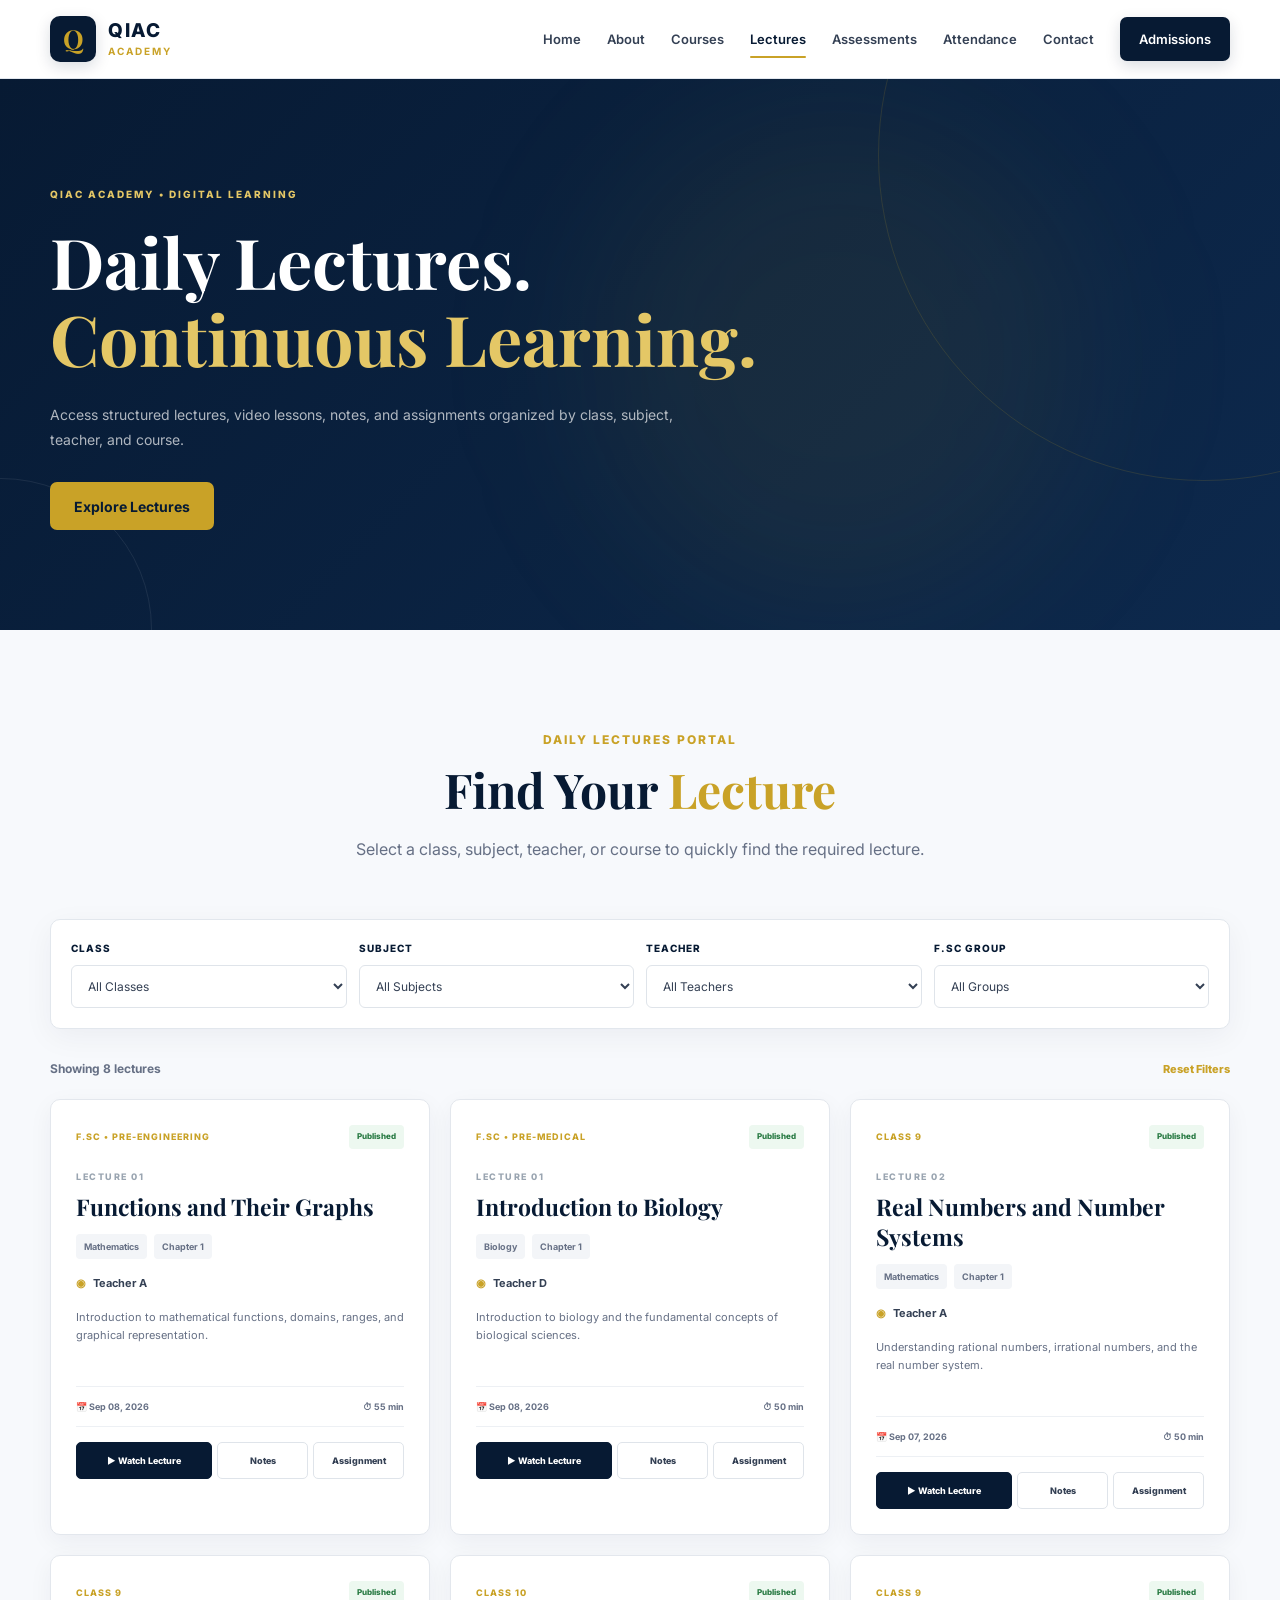
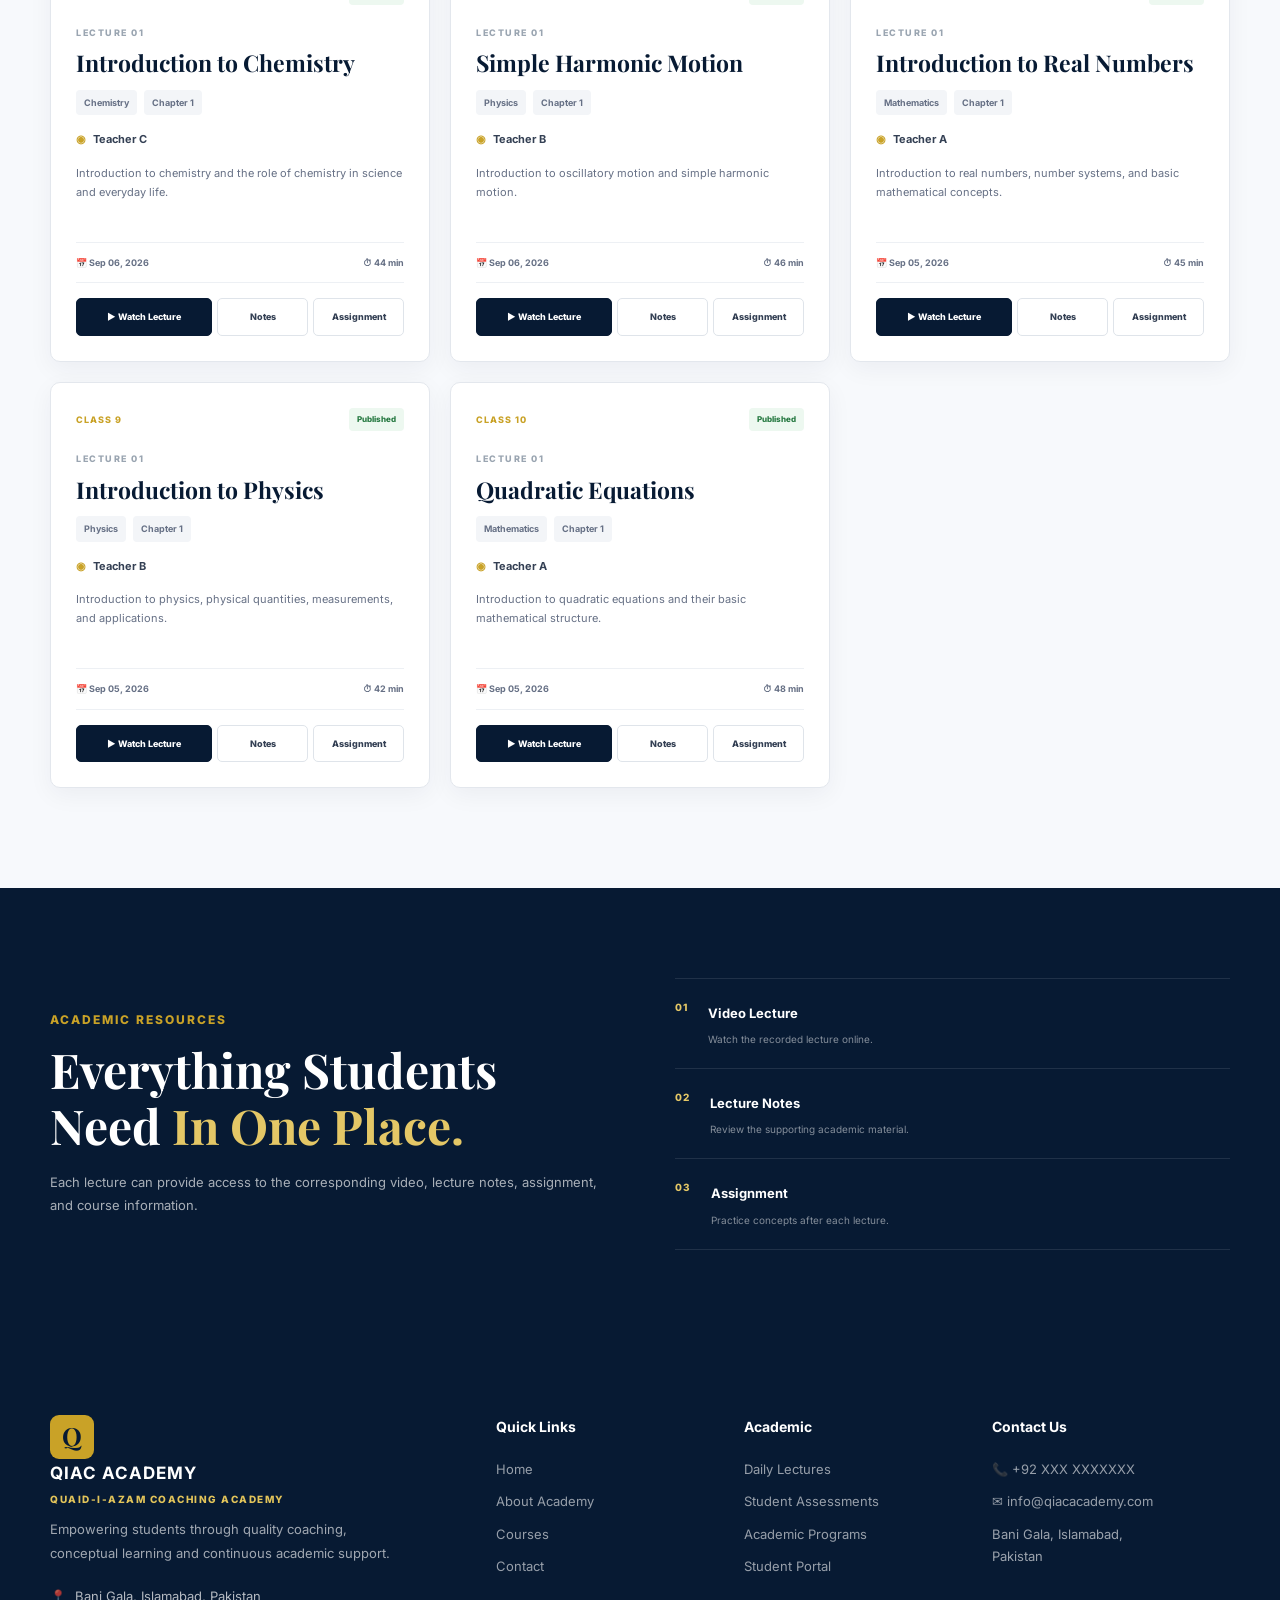
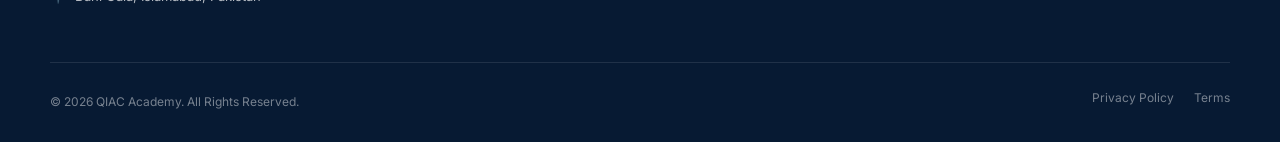
<file: pages/lectures.html>
<!DOCTYPE html>
<html lang="en">

<head>

    <meta charset="UTF-8">

    <meta name="viewport"
          content="width=device-width, initial-scale=1.0">

    <title>Daily Lectures | QIAC Academy</title>

    <meta name="description"
          content="Daily lectures, videos, notes and assignments at QIAC Academy.">


    <!-- Google Fonts -->

    <link rel="preconnect"
          href="https://fonts.googleapis.com">

    <link rel="preconnect"
          href="https://fonts.gstatic.com"
          crossorigin>

    <link href="https://fonts.googleapis.com/css2?family=Inter:wght@400;500;600;700;800&family=Playfair+Display:wght@600;700&display=swap"
          rel="stylesheet">


    <!-- Global -->

    <link rel="stylesheet"
          href="../assets/css/style.css">

    <link rel="stylesheet"
          href="../assets/css/navbar.css">

    <link rel="stylesheet"
          href="../assets/css/footer.css">


    <!-- Lectures -->

    <link rel="stylesheet"
          href="../assets/css/lectures.css">

</head>


<body>


<!-- =====================================================
     NAVBAR
     ===================================================== -->

<div id="navbar-container"></div>


<!-- =====================================================
     HERO
     ===================================================== -->

<section class="lectures-hero">

    <div class="lectures-hero-glow"></div>

    <div class="container">

        <div class="lectures-hero-content">

            <div class="hero-label">
                QIAC ACADEMY • DIGITAL LEARNING
            </div>

            <h1>
                Daily Lectures.
                <span>Continuous Learning.</span>
            </h1>

            <p>
                Access structured lectures, video lessons,
                notes, and assignments organized by class,
                subject, teacher, and course.
            </p>

            <a href="#lecturePortal"
               class="btn btn-gold">

                Explore Lectures

            </a>

        </div>

    </div>

</section>


<!-- =====================================================
     LECTURE PORTAL
     ===================================================== -->

<section class="section lecture-section"
         id="lecturePortal">

    <div class="container">


        <div class="section-heading">

            <div class="section-label">
                DAILY LECTURES PORTAL
            </div>

            <h2>
                Find Your <span>Lecture</span>
            </h2>

            <p>
                Select a class, subject, teacher, or course
                to quickly find the required lecture.
            </p>

        </div>


        <!-- =================================================
             FILTERS
             ================================================= -->

        <div class="lecture-filters">


            <div class="filter-box">

                <label for="classFilter">
                    Class
                </label>

                <select id="classFilter">

                    <option value="all">
                        All Classes
                    </option>

                    <option value="Class 9">
                        Class 9
                    </option>

                    <option value="Class 10">
                        Class 10
                    </option>

                    <option value="F.Sc">
                        F.Sc
                    </option>

                </select>

            </div>


            <div class="filter-box">

                <label for="subjectFilter">
                    Subject
                </label>

                <select id="subjectFilter">

                    <option value="all">
                        All Subjects
                    </option>

                </select>

            </div>


            <div class="filter-box">

                <label for="teacherFilter">
                    Teacher
                </label>

                <select id="teacherFilter">

                    <option value="all">
                        All Teachers
                    </option>

                </select>

            </div>


            <div class="filter-box">

                <label for="groupFilter">
                    F.Sc Group
                </label>

                <select id="groupFilter">

                    <option value="all">
                        All Groups
                    </option>

                    <option value="Pre-Engineering">
                        Pre-Engineering
                    </option>

                    <option value="Pre-Medical">
                        Pre-Medical
                    </option>

                </select>

            </div>


        </div>


        <!-- =================================================
             RESULTS
             ================================================= -->

        <div class="lecture-results-bar">

            <span id="lectureCount">
                Showing lectures
            </span>

            <button id="resetFilters"
                    class="reset-button">

                Reset Filters

            </button>

        </div>


        <!-- =================================================
             LECTURE GRID
             ================================================= -->

        <div class="lectures-grid"
             id="lecturesGrid">

            <!-- JavaScript -->

        </div>


        <!-- =================================================
             EMPTY STATE
             ================================================= -->

        <div class="lectures-empty"
             id="lecturesEmpty">

            <div class="empty-icon">
                ◌
            </div>

            <h3>
                No Lectures Found
            </h3>

            <p>
                Try changing your filters.
            </p>

        </div>


    </div>

</section>


<!-- =====================================================
     LEARNING INFORMATION
     ===================================================== -->

<section class="lecture-info">

    <div class="container">

        <div class="lecture-info-grid">


            <div>

                <div class="section-label">
                    ACADEMIC RESOURCES
                </div>

                <h2>
                    Everything Students Need
                    <span>In One Place.</span>
                </h2>

                <p>
                    Each lecture can provide access to the
                    corresponding video, lecture notes,
                    assignment, and course information.
                </p>

            </div>


            <div class="resource-list">

                <div class="resource-item">

                    <span>01</span>

                    <div>
                        <strong>Video Lecture</strong>
                        <p>
                            Watch the recorded lecture online.
                        </p>
                    </div>

                </div>


                <div class="resource-item">

                    <span>02</span>

                    <div>
                        <strong>Lecture Notes</strong>
                        <p>
                            Review the supporting academic material.
                        </p>
                    </div>

                </div>


                <div class="resource-item">

                    <span>03</span>

                    <div>
                        <strong>Assignment</strong>
                        <p>
                            Practice concepts after each lecture.
                        </p>
                    </div>

                </div>


            </div>

        </div>

    </div>

</section>


<!-- =====================================================
     FOOTER
     ===================================================== -->

<div id="footer-container"></div>


<!-- =====================================================
     JAVASCRIPT
     ===================================================== -->

<script src="../assets/js/components.js"></script>

<script src="../data/teachers.js"></script>

<script src="../data/courses.js"></script>

<script src="../data/lectures.js"></script>

<script src="../assets/js/lectures.js"></script>


</body>

</html>
</file>
<file: assets/css/style.css>
/* =========================================================
   QIAC ACADEMY
   Main Website Stylesheet
   Theme: Navy • White • Gold
========================================================= */


/* =========================================================
   VARIABLES
========================================================= */

:root {

    --navy-900: #071a33;
    --navy-800: #0b2545;
    --navy-700: #12365d;

    --gold: #c9a227;
    --gold-light: #e2c45a;

    --white: #ffffff;
    --off-white: #f7f9fc;

    --gray-100: #f1f4f8;
    --gray-200: #e2e7ee;
    --gray-500: #667085;
    --gray-700: #344054;

    --text-dark: #101828;

    --shadow-sm:
        0 4px 15px rgba(7, 26, 51, 0.06);

    --shadow-md:
        0 12px 30px rgba(7, 26, 51, 0.10);

    --shadow-lg:
        0 25px 60px rgba(7, 26, 51, 0.15);

    --radius-sm: 8px;
    --radius-md: 14px;
    --radius-lg: 22px;

    --container: 1180px;

}


/* =========================================================
   RESET
========================================================= */

* {
    margin: 0;
    padding: 0;
    box-sizing: border-box;
}


html {
    scroll-behavior: smooth;
}


body {

    font-family: "Inter", sans-serif;

    color: var(--text-dark);

    background: var(--white);

    line-height: 1.7;

}


a {
    text-decoration: none;
    color: inherit;
}


img {
    max-width: 100%;
    display: block;
}


button {
    font-family: inherit;
}


/* =========================================================
   CONTAINER
========================================================= */

.container {

    width: min(
        calc(100% - 40px),
        var(--container)
    );

    margin: auto;

}


/* =========================================================
   NAVBAR
========================================================= */

.site-header {

    position: sticky;

    top: 0;

    z-index: 1000;

    background: rgba(255,255,255,0.96);

    backdrop-filter: blur(15px);

    border-bottom: 1px solid var(--gray-200);

}


.navbar {

    width: min(
        calc(100% - 40px),
        var(--container)
    );

    min-height: 78px;

    margin: auto;

    display: flex;

    align-items: center;

    justify-content: space-between;

}


/* Brand */

.brand {

    display: flex;

    align-items: center;

    gap: 12px;

}


.brand-logo {

    width: 44px;

    height: 44px;

    display: grid;

    place-items: center;

    border-radius: 10px;

    background: var(--navy-900);

    color: var(--gold);

    font-family: "Playfair Display", serif;

    font-size: 25px;

    font-weight: 700;

}


.brand-text {

    display: flex;

    flex-direction: column;

    line-height: 1.1;

}


.brand-name {

    font-weight: 800;

    font-size: 18px;

    letter-spacing: 1px;

    color: var(--navy-900);

}


.brand-subtitle {

    font-size: 11px;

    text-transform: uppercase;

    letter-spacing: 2px;

    color: var(--gold);

}


/* Navigation */

.nav-links {

    display: flex;

    align-items: center;

    gap: 28px;

}


.nav-links a {

    font-size: 14px;

    font-weight: 600;

    color: var(--gray-700);

    transition: 0.25s ease;

}


.nav-links a:hover,
.nav-links a.active {

    color: var(--navy-900);

}


.nav-admission-btn {

    padding: 11px 18px;

    background: var(--navy-900);

    color: white !important;

    border-radius: 7px;

}


.nav-admission-btn:hover {

    background: var(--gold);

    color: var(--navy-900) !important;

}


.mobile-menu-btn {

    display: none;

    border: 0;

    background: transparent;

    font-size: 26px;

    cursor: pointer;

}


/* =========================================================
   HERO
========================================================= */

.hero {

    min-height: 680px;

    position: relative;

    display: flex;

    align-items: center;

    overflow: hidden;

    background:

        linear-gradient(
            110deg,
            rgba(7,26,51,0.98),
            rgba(11,37,69,0.88)
        );

}


.hero::after {

    content: "";

    position: absolute;

    width: 550px;

    height: 550px;

    border: 1px solid rgba(201,162,39,0.25);

    border-radius: 50%;

    right: -180px;

    top: -150px;

}


.hero-container {

    width: min(
        calc(100% - 40px),
        var(--container)
    );

    margin: auto;

    position: relative;

    z-index: 2;

}


.hero-content {

    max-width: 760px;

    color: white;

}


.hero-label {

    display: inline-block;

    margin-bottom: 22px;

    color: var(--gold-light);

    font-size: 12px;

    font-weight: 700;

    letter-spacing: 2px;

}


.hero h1 {

    font-family: "Playfair Display", serif;

    font-size: clamp(44px, 6vw, 76px);

    line-height: 1.08;

    margin-bottom: 20px;

}


.hero h1 span {

    display: block;

    color: var(--gold-light);

}


.hero-location {

    font-weight: 600;

    margin-bottom: 20px;

    font-size: 17px;

}


.hero-description {

    max-width: 650px;

    color: rgba(255,255,255,0.78);

    font-size: 18px;

    margin-bottom: 35px;

}


.hero-buttons {

    display: flex;

    gap: 15px;

    flex-wrap: wrap;

}


/* =========================================================
   BUTTONS
========================================================= */

.btn {

    display: inline-flex;

    align-items: center;

    justify-content: center;

    min-height: 48px;

    padding: 0 24px;

    border-radius: 7px;

    font-weight: 700;

    font-size: 14px;

    transition: 0.25s ease;

}


.btn-primary {

    background: var(--gold);

    color: var(--navy-900);

}


.btn-primary:hover {

    background: var(--gold-light);

    transform: translateY(-2px);

}


.btn-outline {

    border: 1px solid rgba(255,255,255,0.35);

    color: white;

}


.btn-outline:hover {

    background: white;

    color: var(--navy-900);

}


.btn-gold {

    background: var(--gold);

    color: var(--navy-900);

}


/* =========================================================
   SECTIONS
========================================================= */

.section {

    padding: 100px 0;

}


.section-heading {

    max-width: 700px;

    margin: 0 auto 55px;

    text-align: center;

}


.section-label {

    display: block;

    margin-bottom: 10px;

    color: var(--gold);

    font-size: 12px;

    font-weight: 800;

    letter-spacing: 2px;

}


.section-heading h2 {

    font-family: "Playfair Display", serif;

    color: var(--navy-900);

    font-size: clamp(34px, 4vw, 48px);

    line-height: 1.2;

    margin-bottom: 18px;

}


.section-heading h2 span {

    color: var(--gold);

}


.section-heading p {

    color: var(--gray-500);

}


/* =========================================================
   FEATURES
========================================================= */

.intro {

    background: var(--off-white);

}


.feature-grid {

    display: grid;

    grid-template-columns:
        repeat(3, 1fr);

    gap: 25px;

}


.feature-card {

    padding: 35px;

    background: white;

    border: 1px solid var(--gray-200);

    border-radius: var(--radius-md);

    box-shadow: var(--shadow-sm);

    transition: 0.3s ease;

}


.feature-card:hover {

    transform: translateY(-6px);

    box-shadow: var(--shadow-md);

}


.feature-icon {

    font-size: 32px;

    margin-bottom: 20px;

}


.feature-card h3 {

    color: var(--navy-900);

    margin-bottom: 10px;

}


.feature-card p {

    color: var(--gray-500);

    font-size: 14px;

}


/* =========================================================
   COURSES
========================================================= */

.course-grid {

    display: grid;

    grid-template-columns:
        repeat(4, 1fr);

    gap: 20px;

}


.course-card {

    position: relative;

    padding: 30px;

    border: 1px solid var(--gray-200);

    border-radius: var(--radius-md);

    overflow: hidden;

    transition: 0.3s ease;

}


.course-card:hover {

    border-color: var(--gold);

    transform: translateY(-5px);

    box-shadow: var(--shadow-md);

}


.course-number {

    position: absolute;

    top: 15px;

    right: 20px;

    font-size: 12px;

    font-weight: 800;

    color: var(--gray-200);

}


.course-icon {

    font-size: 32px;

    margin-bottom: 20px;

}


.course-card h3 {

    color: var(--navy-900);

    margin-bottom: 10px;

}


.course-card p {

    color: var(--gray-500);

    font-size: 14px;

    margin-bottom: 20px;

}


.course-card a {

    color: var(--gold);

    font-weight: 700;

    font-size: 13px;

}


/* =========================================================
   LECTURES
========================================================= */

.lectures-preview {

    background: var(--navy-900);

    color: white;

}


.lecture-preview-content {

    display: grid;

    grid-template-columns: 1fr 1fr;

    gap: 80px;

    align-items: center;

}


.lecture-preview-content h2 {

    font-family: "Playfair Display", serif;

    font-size: 46px;

    line-height: 1.2;

    margin-bottom: 20px;

}


.lecture-preview-content h2 span {

    color: var(--gold-light);

}


.lecture-preview-content p {

    color: rgba(255,255,255,0.7);

    margin-bottom: 30px;

}


.lecture-window {

    background: white;

    border-radius: 15px;

    overflow: hidden;

    box-shadow: var(--shadow-lg);

}


.lecture-window-header {

    height: 40px;

    display: flex;

    align-items: center;

    gap: 7px;

    padding: 0 15px;

    background: var(--gray-100);

}


.lecture-window-header span {

    width: 9px;

    height: 9px;

    border-radius: 50%;

    background: var(--gray-200);

}


.lecture-content {

    min-height: 300px;

    display: flex;

    align-items: center;

    justify-content: center;

    flex-direction: column;

    color: var(--navy-900);

}


.play-icon {

    width: 65px;

    height: 65px;

    border-radius: 50%;

    display: grid;

    place-items: center;

    margin-bottom: 20px;

    background: var(--gold);

}


/* =========================================================
   FACULTY
========================================================= */

.faculty {

    background: var(--off-white);

}


.faculty-grid {

    display: grid;

    grid-template-columns:
        repeat(3, 1fr);

    gap: 25px;

}


.faculty-card {

    background: white;

    border-radius: var(--radius-md);

    overflow: hidden;

    border: 1px solid var(--gray-200);

}


.faculty-photo {

    height: 260px;

    background:
        linear-gradient(
            135deg,
            var(--navy-800),
            var(--navy-900)
        );

    display: grid;

    place-items: center;

    color: var(--gold-light);

    font-weight: 700;

}


.faculty-info {

    padding: 22px;

}


.faculty-info h3 {

    color: var(--navy-900);

}


.faculty-info p {

    color: var(--gold);

    font-size: 14px;

}


/* =========================================================
   ANNOUNCEMENTS
========================================================= */

.announcement-list {

    max-width: 850px;

    margin: auto;

}


.announcement {

    display: flex;

    align-items: center;

    gap: 20px;

    padding: 22px;

    border-bottom: 1px solid var(--gray-200);

}


.announcement-date {

    padding: 7px 12px;

    background: var(--navy-900);

    color: var(--gold);

    border-radius: 5px;

    font-size: 11px;

    font-weight: 800;

}


.announcement h3 {

    font-size: 16px;

    color: var(--navy-900);

}


.announcement p {

    font-size: 13px;

    color: var(--gray-500);

}


.announcement a {

    margin-left: auto;

    font-size: 22px;

    color: var(--gold);

}


/* =========================================================
   CTA
========================================================= */

.cta {

    padding: 90px 0;

    background: var(--navy-800);

    text-align: center;

    color: white;

}


.cta-content {

    max-width: 700px;

    margin: auto;

}


.cta span {

    color: var(--gold-light);

    font-size: 12px;

    font-weight: 800;

    letter-spacing: 2px;

}


.cta h2 {

    font-family: "Playfair Display", serif;

    font-size: 48px;

    margin: 15px 0;

}


.cta p {

    color: rgba(255,255,255,0.7);

    margin-bottom: 30px;

}


/* =========================================================
   FOOTER
========================================================= */

.footer {

    background: #041225;

    color: white;

    padding: 70px 0 25px;

}


.footer-grid {

    display: grid;

    grid-template-columns:
        2fr 1fr 1fr 1fr;

    gap: 50px;

    padding-bottom: 50px;

}


.footer-brand {

    color: var(--gold);

    font-size: 20px;

    font-weight: 800;

    margin-bottom: 15px;

}


.footer p {

    color: rgba(255,255,255,0.6);

    font-size: 13px;

}


.footer h4 {

    margin-bottom: 18px;

}


.footer a {

    display: block;

    margin-bottom: 8px;

    color: rgba(255,255,255,0.6);

    font-size: 13px;

}


.footer a:hover {

    color: var(--gold);

}


.footer-bottom {

    padding-top: 25px;

    border-top: 1px solid rgba(255,255,255,0.1);

    display: flex;

    justify-content: space-between;

    gap: 20px;

}


/* =========================================================
   RESPONSIVE DESIGN
========================================================= */

@media (max-width: 950px) {

    .nav-links {

        gap: 15px;

    }


    .course-grid {

        grid-template-columns:
            repeat(2, 1fr);

    }


    .lecture-preview-content {

        grid-template-columns: 1fr;

        gap: 45px;

    }


    .faculty-grid {

        grid-template-columns:
            repeat(2, 1fr);

    }


    .footer-grid {

        grid-template-columns:
            repeat(2, 1fr);

    }

}


@media (max-width: 700px) {

    .mobile-menu-btn {

        display: block;

    }


    .nav-links {

        position: absolute;

        top: 78px;

        left: 0;

        right: 0;

        background: white;

        padding: 25px;

        display: none;

        flex-direction: column;

        align-items: stretch;

        border-bottom: 1px solid var(--gray-200);

        box-shadow: var(--shadow-md);

    }


    .nav-links.show {

        display: flex;

    }


    .nav-admission-btn {

        text-align: center;

    }


    .hero {

        min-height: 600px;

    }


    .hero h1 {

        font-size: 46px;

    }


    .hero-description {

        font-size: 16px;

    }


    .section {

        padding: 75px 0;

    }


    .feature-grid,
    .course-grid,
    .faculty-grid {

        grid-template-columns: 1fr;

    }


    .lecture-preview-content h2 {

        font-size: 38px;

    }


    .footer-grid {

        grid-template-columns: 1fr;

        gap: 30px;

    }


    .footer-bottom {

        flex-direction: column;

    }

}
</file>
<file: assets/css/navbar.css>
/* =========================================================
   QIAC ACADEMY
   PREMIUM RESPONSIVE NAVBAR
   ---------------------------------------------------------
   Version: 2.1

   Features:
   • Premium academic navigation
   • Sticky navbar
   • Scroll shadow
   • Responsive desktop/tablet/mobile
   • Working mobile menu
   • Animated hamburger → X
   • Active page indicator
   • Admissions CTA
   • Touch-friendly mobile controls
========================================================= */


/* =========================================================
   HEADER
========================================================= */

.site-header {

    position: sticky;
    top: 0;

    z-index: 1000;

    width: 100%;

    background: rgba(255, 255, 255, 0.96);

    backdrop-filter: blur(16px);
    -webkit-backdrop-filter: blur(16px);

    border-bottom:
        1px solid var(--gray-200);

    transition:
        box-shadow 0.3s ease,
        background 0.3s ease;

}


/* ---------------------------------------------------------
   SCROLLED HEADER
--------------------------------------------------------- */

.site-header.scrolled {

    box-shadow:
        0 8px 30px rgba(7, 26, 51, 0.10);

}


/* =========================================================
   NAVBAR
========================================================= */

.navbar {

    position: relative;

    width: min(
        calc(100% - 40px),
        var(--container)
    );

    min-height: 78px;

    margin: 0 auto;

    display: flex;

    align-items: center;

    justify-content: space-between;

}


/* =========================================================
   BRAND
========================================================= */

.brand {

    display: flex;

    align-items: center;

    gap: 12px;

    flex-shrink: 0;

    text-decoration: none;

}


/* ---------------------------------------------------------
   BRAND LOGO
--------------------------------------------------------- */

.brand-logo {

    width: 46px;
    height: 46px;

    display: grid;

    place-items: center;

    border-radius: 10px;

    background:
        var(--navy-900);

    color:
        var(--gold);

    font-family:
        "Playfair Display",
        serif;

    font-size: 26px;

    font-weight: 700;

    box-shadow:
        0 5px 15px rgba(7, 26, 51, 0.15);

    transition:
        transform 0.25s ease,
        box-shadow 0.25s ease;

}


.brand:hover .brand-logo {

    transform:
        translateY(-2px);

    box-shadow:
        0 8px 20px rgba(7, 26, 51, 0.20);

}


/* ---------------------------------------------------------
   BRAND TEXT
--------------------------------------------------------- */

.brand-text {

    display: flex;

    flex-direction: column;

    justify-content: center;

    line-height: 1.05;

}


/* ---------------------------------------------------------
   BRAND NAME
--------------------------------------------------------- */

.brand-name {

    color:
        var(--navy-900);

    font-size: 19px;

    font-weight: 800;

    letter-spacing: 1.5px;

}


/* ---------------------------------------------------------
   BRAND SUBTITLE
--------------------------------------------------------- */

.brand-subtitle {

    margin-top: 5px;

    color:
        var(--gold);

    font-size: 10px;

    font-weight: 700;

    letter-spacing: 2px;

    text-transform: uppercase;

}


/* =========================================================
   NAVIGATION LINKS
========================================================= */

.nav-links {

    display: flex;

    align-items: center;

    gap: 26px;

}


/* ---------------------------------------------------------
   STANDARD NAV LINK
--------------------------------------------------------- */

.nav-links a {

    position: relative;

    display: inline-flex;

    align-items: center;

    justify-content: center;

    padding: 28px 0;

    color:
        var(--gray-700);

    font-size: 13px;

    font-weight: 600;

    text-decoration: none;

    white-space: nowrap;

    transition:
        color 0.25s ease;

}


/* ---------------------------------------------------------
   LINK HOVER
--------------------------------------------------------- */

.nav-links a:not(.nav-admission-btn):hover {

    color:
        var(--navy-900);

}


/* =========================================================
   NAV LINK UNDERLINE
========================================================= */

.nav-links a:not(.nav-admission-btn)::after {

    content: "";

    position: absolute;

    left: 0;

    bottom: 20px;

    width: 0;

    height: 2px;

    background:
        var(--gold);

    border-radius: 2px;

    transition:
        width 0.25s ease;

}


/* ---------------------------------------------------------
   HOVER + ACTIVE UNDERLINE
--------------------------------------------------------- */

.nav-links a:not(.nav-admission-btn):hover::after,
.nav-links a:not(.nav-admission-btn).active::after {

    width: 100%;

}


/* ---------------------------------------------------------
   ACTIVE PAGE
--------------------------------------------------------- */

.nav-links a.active {

    color:
        var(--navy-900);

}


/* =========================================================
   ADMISSIONS BUTTON
========================================================= */

.nav-admission-btn {

    padding:
        11px 19px !important;

    border-radius: 7px;

    background:
        var(--navy-900);

    color:
        #ffffff !important;

    box-shadow:
        0 5px 15px rgba(7, 26, 51, 0.15);

    transition:
        background 0.25s ease,
        color 0.25s ease,
        transform 0.25s ease,
        box-shadow 0.25s ease;

}


/* ---------------------------------------------------------
   ADMISSIONS HOVER
--------------------------------------------------------- */

.nav-admission-btn:hover {

    background:
        var(--gold);

    color:
        var(--navy-900) !important;

    transform:
        translateY(-2px);

    box-shadow:
        0 8px 20px rgba(201, 162, 39, 0.25);

}


/* ---------------------------------------------------------
   REMOVE UNDERLINE FROM CTA
--------------------------------------------------------- */

.nav-admission-btn::after {

    display: none !important;

}


/* =========================================================
   MOBILE MENU BUTTON
========================================================= */

.mobile-menu-btn {

    width: 44px;

    height: 44px;

    display: none;

    align-items: center;

    justify-content: center;

    flex-direction: column;

    gap: 5px;

    padding: 0;

    border:
        1px solid var(--gray-200);

    border-radius: 8px;

    background:
        #ffffff;

    color:
        var(--navy-900);

    cursor: pointer;

    position: relative;

    z-index: 1100;

    flex-shrink: 0;

    touch-action: manipulation;

    -webkit-tap-highlight-color: transparent;

    transition:
        background 0.25s ease,
        border-color 0.25s ease,
        box-shadow 0.25s ease;

}


/* ---------------------------------------------------------
   MOBILE BUTTON HOVER
--------------------------------------------------------- */

.mobile-menu-btn:hover {

    background:
        var(--off-white);

    border-color:
        var(--gold);

}


/* ---------------------------------------------------------
   MOBILE BUTTON FOCUS
--------------------------------------------------------- */

.mobile-menu-btn:focus-visible {

    outline:
        2px solid var(--gold);

    outline-offset:
        3px;

}


/* =========================================================
   HAMBURGER LINES
========================================================= */

.mobile-menu-btn span {

    display: block;

    width: 20px;

    height: 2px;

    border-radius: 10px;

    background:
        var(--navy-900);

    transition:
        transform 0.3s ease,
        opacity 0.3s ease;

}


/* =========================================================
   HAMBURGER → X
========================================================= */

.mobile-menu-btn.open span:nth-child(1) {

    transform:
        translateY(7px)
        rotate(45deg);

}


.mobile-menu-btn.open span:nth-child(2) {

    opacity: 0;

}


.mobile-menu-btn.open span:nth-child(3) {

    transform:
        translateY(-7px)
        rotate(-45deg);

}


/* =========================================================
   TABLET
========================================================= */

@media (max-width: 1050px) {

    .nav-links {

        gap: 18px;

    }


    .nav-links a {

        font-size: 12px;

    }

}


/* =========================================================
   MOBILE
========================================================= */

@media (max-width: 800px) {


    /* -----------------------------------------------------
       NAVBAR
    ----------------------------------------------------- */

    .navbar {

        min-height: 78px;

    }


    /* -----------------------------------------------------
       MOBILE MENU BUTTON
    ----------------------------------------------------- */

    .mobile-menu-btn {

        display: flex;

    }


    /* =====================================================
       MOBILE NAVIGATION PANEL
    ===================================================== */

    .nav-links {

        position: absolute;

        top: 78px;

        left: 0;

        right: 0;

        width: 100%;

        display: flex;

        flex-direction: column;

        align-items: stretch;

        gap: 0;

        padding:
            12px 20px 20px;

        background:
            rgba(255, 255, 255, 0.98);

        backdrop-filter:
            blur(16px);

        -webkit-backdrop-filter:
            blur(16px);

        border-bottom:
            1px solid var(--gray-200);

        box-shadow:
            0 15px 30px rgba(7, 26, 51, 0.10);

        opacity: 0;

        visibility: hidden;

        pointer-events: none;

        transform:
            translateY(-10px);

        transition:
            opacity 0.25s ease,
            visibility 0.25s ease,
            transform 0.25s ease;

        z-index: 1050;

    }


    /* =====================================================
       OPEN MOBILE NAVIGATION
    ===================================================== */

    .nav-links.show {

        opacity: 1;

        visibility: visible;

        pointer-events: auto;

        transform:
            translateY(0);

    }


    /* =====================================================
       MOBILE NAV LINKS
    ===================================================== */

    .nav-links a {

        width: 100%;

        justify-content: flex-start;

        padding:
            14px 5px;

        font-size: 13px;

        border-bottom:
            1px solid rgba(227, 231, 237, 0.65);

    }


    /* -----------------------------------------------------
       LAST NORMAL LINK
    ----------------------------------------------------- */

    .nav-links a:not(.nav-admission-btn):last-of-type {

        border-bottom:
            none;

    }


    /* -----------------------------------------------------
       REMOVE DESKTOP UNDERLINE
    ----------------------------------------------------- */

    .nav-links a:not(.nav-admission-btn)::after {

        display: none;

    }


    /* =====================================================
       MOBILE ACTIVE LINK
    ===================================================== */

    .nav-links a:not(.nav-admission-btn).active {

        color:
            var(--gold);

        font-weight: 800;

    }


    /* =====================================================
       MOBILE ADMISSIONS BUTTON
    ===================================================== */

    .nav-admission-btn {

        width: 100%;

        margin-top: 10px;

        padding:
            13px 16px !important;

        text-align: center;

        justify-content: center;

    }

}


/* =========================================================
   SMALL MOBILE
========================================================= */

@media (max-width: 500px) {

    .navbar {

        width:
            calc(100% - 30px);

    }


    .brand {

        gap: 9px;

    }


    .brand-logo {

        width: 42px;

        height: 42px;

        font-size: 23px;

        border-radius: 9px;

    }


    .brand-name {

        font-size: 17px;

        letter-spacing: 1.2px;

    }


    .brand-subtitle {

        font-size: 9px;

        letter-spacing: 1.6px;

    }


    .mobile-menu-btn {

        width: 42px;

        height: 42px;

    }


    .nav-links {

        top: 78px;

        padding:
            10px 15px 18px;

    }

}


/* =========================================================
   VERY SMALL SCREENS
========================================================= */

@media (max-width: 360px) {

    .brand-text {

        display: none;

    }


    .navbar {

        width:
            calc(100% - 24px);

    }

}


/* =========================================================
   ACCESSIBILITY
========================================================= */

@media (prefers-reduced-motion: reduce) {

    .site-header,
    .brand-logo,
    .nav-links a,
    .nav-admission-btn,
    .mobile-menu-btn,
    .mobile-menu-btn span,
    .nav-links {

        transition:
            none !important;

    }

}


/* =========================================================
   NAVBAR END
========================================================= */
</file>
<file: assets/css/footer.css>
/* =========================================================
   QIAC ACADEMY
   PREMIUM FOOTER
========================================================= */

.footer {

    background: var(--navy-900);

    color: white;

    padding:
        75px 0 25px;

}


/* ---------------------------------------------------------
   FOOTER GRID
--------------------------------------------------------- */

.footer-grid {

    display: grid;

    grid-template-columns:
        2fr 1fr 1fr 1.2fr;

    gap: 50px;

    padding-bottom: 55px;

}


/* ---------------------------------------------------------
   FOOTER BRAND
--------------------------------------------------------- */

.footer-brand {

    display: flex;

    align-items: center;

    gap: 12px;

    margin-bottom: 20px;

}


.footer-logo {

    width: 44px;
    height: 44px;

    display: grid;

    place-items: center;

    border-radius: 9px;

    background: var(--gold);

    color: var(--navy-900);

    font-family:
        "Playfair Display",
        serif;

    font-size: 25px;

    font-weight: 700;

}


.footer-brand strong {

    display: block;

    color: white;

    font-size: 17px;

    letter-spacing: 1px;

}


.footer-brand span {

    display: block;

    margin-top: 4px;

    color: var(--gold-light);

    font-size: 10px;

    letter-spacing: 1.5px;

    text-transform: uppercase;

}


/* ---------------------------------------------------------
   ABOUT
--------------------------------------------------------- */

.footer-about > p {

    max-width: 350px;

    margin-bottom: 20px;

    color:
        rgba(255,255,255,0.62);

    font-size: 13px;

    line-height: 1.8;

}


/* ---------------------------------------------------------
   LOCATION
--------------------------------------------------------- */

.footer-location {

    display: flex;

    gap: 9px;

    align-items: flex-start;

    color:
        rgba(255,255,255,0.7);

    font-size: 13px;

}


/* ---------------------------------------------------------
   COLUMNS
--------------------------------------------------------- */

.footer-column h4 {

    margin-bottom: 20px;

    color: white;

    font-size: 14px;

    font-weight: 700;

}


.footer-column > a {

    display: block;

    margin-bottom: 10px;

    color:
        rgba(255,255,255,0.58);

    font-size: 13px;

    transition:
        color 0.2s ease,
        transform 0.2s ease;

}


.footer-column > a:hover {

    color: var(--gold-light);

    transform: translateX(3px);

}


.footer-address {

    max-width: 180px;

    color:
        rgba(255,255,255,0.58);

    font-size: 13px;

    line-height: 1.7;

}


/* ---------------------------------------------------------
   FOOTER BOTTOM
--------------------------------------------------------- */

.footer-bottom {

    display: flex;

    align-items: center;

    justify-content: space-between;

    gap: 20px;

    padding-top: 25px;

    border-top:
        1px solid rgba(255,255,255,0.10);

}


.footer-bottom p {

    color:
        rgba(255,255,255,0.45);

    font-size: 12px;

}


.footer-bottom-links {

    display: flex;

    gap: 20px;

}


.footer-bottom-links a {

    color:
        rgba(255,255,255,0.45);

    font-size: 12px;

}


.footer-bottom-links a:hover {

    color: var(--gold-light);

}


/* ---------------------------------------------------------
   RESPONSIVE
--------------------------------------------------------- */

@media (max-width: 950px) {

    .footer-grid {

        grid-template-columns:
            2fr 1fr 1fr;

    }

}


@media (max-width: 700px) {

    .footer {

        padding-top: 60px;

    }


    .footer-grid {

        grid-template-columns: 1fr;

        gap: 35px;

    }


    .footer-bottom {

        flex-direction: column;

        align-items: flex-start;

    }

}
</file>
<file: assets/css/about.css>
/* =========================================================
   QIAC ACADEMY
   ABOUT PAGE
   Premium Institutional Design
========================================================= */


/* =========================================================
   ABOUT HERO
========================================================= */

.about-hero {

    position: relative;

    min-height: 430px;

    display: flex;

    align-items: center;

    overflow: hidden;

    background:
        linear-gradient(
            115deg,
            var(--navy-900),
            var(--navy-800)
        );

    color: white;

}


.about-hero::before {

    content: "";

    position: absolute;

    width: 500px;

    height: 500px;

    right: -180px;

    top: -220px;

    border:
        1px solid
        rgba(201,162,39,0.25);

    border-radius: 50%;

}


.about-hero::after {

    content: "";

    position: absolute;

    width: 300px;

    height: 300px;

    left: -170px;

    bottom: -180px;

    border:
        1px solid
        rgba(255,255,255,0.08);

    border-radius: 50%;

}


.about-hero-pattern {

    position: absolute;

    inset: 0;

    opacity: 0.04;

    background-image:
        linear-gradient(
            rgba(255,255,255,1) 1px,
            transparent 1px
        ),
        linear-gradient(
            90deg,
            rgba(255,255,255,1) 1px,
            transparent 1px
        );

    background-size: 50px 50px;

}


.about-hero-content {

    position: relative;

    z-index: 2;

    max-width: 800px;

    padding: 90px 0;

}


.about-hero .section-label {

    color: var(--gold-light);

}


.about-hero h1 {

    max-width: 760px;

    font-family:
        "Playfair Display",
        serif;

    font-size:
        clamp(42px, 6vw, 68px);

    line-height: 1.08;

    margin-bottom: 25px;

}


.about-hero h1 span {

    display: block;

    color: var(--gold-light);

}


.about-hero p {

    max-width: 650px;

    color:
        rgba(255,255,255,0.72);

    font-size: 17px;

}


.about-breadcrumb {

    display: flex;

    gap: 8px;

    margin-top: 30px;

    color:
        rgba(255,255,255,0.55);

    font-size: 13px;

}


.about-breadcrumb a {

    color: var(--gold-light);

}


/* =========================================================
   ABOUT INTRODUCTION
========================================================= */

.about-intro-grid {

    display: grid;

    grid-template-columns:
        0.9fr 1.1fr;

    gap: 90px;

    align-items: center;

}


/* ---------------------------------------------------------
   VISUAL
--------------------------------------------------------- */

.about-visual {

    position: relative;

}


.about-image-frame {

    position: relative;

    padding: 14px;

    border:
        1px solid
        var(--gray-200);

    border-radius: 18px;

    background: white;

    box-shadow:
        var(--shadow-lg);

}


.about-image-placeholder {

    min-height: 470px;

    border-radius: 12px;

    display: flex;

    flex-direction: column;

    align-items: center;

    justify-content: center;

    background:
        linear-gradient(
            145deg,
            var(--navy-800),
            var(--navy-900)
        );

    color: white;

}


.about-image-placeholder span {

    font-family:
        "Playfair Display",
        serif;

    font-size: 70px;

    color: var(--gold);

}


.about-image-placeholder small {

    margin-top: 8px;

    color:
        rgba(255,255,255,0.65);

    letter-spacing: 1px;

}


/* Badge */

.experience-badge {

    position: absolute;

    right: -30px;

    bottom: 35px;

    width: 125px;

    height: 125px;

    border-radius: 50%;

    display: flex;

    flex-direction: column;

    justify-content: center;

    align-items: center;

    background: var(--gold);

    color: var(--navy-900);

    box-shadow:
        0 15px 35px
        rgba(7,26,51,0.18);

}


.experience-badge strong {

    font-family:
        "Playfair Display",
        serif;

    font-size: 27px;

}


.experience-badge span {

    font-size: 11px;

    text-transform: uppercase;

    letter-spacing: 1px;

}


/* ---------------------------------------------------------
   INTRO CONTENT
--------------------------------------------------------- */

.about-intro-content h2 {

    font-family:
        "Playfair Display",
        serif;

    color: var(--navy-900);

    font-size: 48px;

    line-height: 1.15;

    margin-bottom: 25px;

}


.about-intro-content h2 span {

    color: var(--gold);

}


.about-intro-content p {

    color: var(--gray-500);

    font-size: 15px;

    margin-bottom: 18px;

}


.about-intro-content .lead {

    color: var(--gray-700);

    font-size: 17px;

}


/* Highlights */

.about-highlights {

    display: grid;

    grid-template-columns:
        repeat(3, 1fr);

    gap: 15px;

    margin-top: 30px;

    padding-top: 25px;

    border-top:
        1px solid
        var(--gray-200);

}


.about-highlights div {

    display: flex;

    flex-direction: column;

}


.about-highlights strong {

    color: var(--gold);

    font-size: 12px;

}


.about-highlights span {

    margin-top: 5px;

    color: var(--navy-900);

    font-size: 12px;

    font-weight: 700;

}


/* =========================================================
   DIRECTOR
========================================================= */

.director-section {

    background:
        var(--off-white);

}


.director-grid {

    display: grid;

    grid-template-columns:
        0.8fr 1.2fr;

    gap: 90px;

    align-items: center;

}


/* Director image */

.director-photo-wrapper {

    position: relative;

}


.director-photo {

    min-height: 510px;

    border-radius: 16px;

    display: flex;

    flex-direction: column;

    justify-content: flex-end;

    padding: 35px;

    background:
        linear-gradient(
            145deg,
            var(--navy-800),
            var(--navy-900)
        );

    color: white;

    box-shadow:
        var(--shadow-lg);

}


.director-photo span {

    font-family:
        "Playfair Display",
        serif;

    font-size: 38px;

    color: var(--gold-light);

}


.director-photo small {

    color:
        rgba(255,255,255,0.65);

}


.director-accent {

    position: absolute;

    width: 100px;

    height: 100px;

    right: -25px;

    bottom: -25px;

    border:
        8px solid
        var(--gold);

    border-left: 0;

    border-top: 0;

    border-radius: 0 0 15px 0;

}


/* Message */

.director-message {

    position: relative;

}


.director-message h2 {

    font-family:
        "Playfair Display",
        serif;

    color: var(--navy-900);

    font-size: 46px;

    line-height: 1.15;

    margin-bottom: 30px;

}


.director-message h2 span {

    color: var(--gold);

}


.quote-mark {

    position: absolute;

    top: -20px;

    right: 20px;

    font-family:
        "Playfair Display",
        serif;

    font-size: 130px;

    line-height: 1;

    color:
        rgba(201,162,39,0.12);

}


.director-message p {

    position: relative;

    z-index: 1;

    color: var(--gray-500);

    font-size: 15px;

    margin-bottom: 18px;

}


.director-message .director-lead {

    color: var(--gray-700);

    font-size: 18px;

    font-weight: 500;

}


.director-signature {

    margin-top: 30px;

    padding-top: 20px;

    border-top:
        1px solid
        var(--gray-200);

}


.director-signature strong {

    display: block;

    color: var(--navy-900);

}


.director-signature span {

    color: var(--gold);

    font-size: 12px;

}


/* =========================================================
   MISSION & VISION
========================================================= */

.mission-vision {

    background: white;

}


.mission-vision-grid {

    display: grid;

    grid-template-columns:
        repeat(2, 1fr);

    gap: 25px;

}


.purpose-card {

    position: relative;

    overflow: hidden;

    padding: 45px;

    border-radius: 18px;

    border:
        1px solid
        var(--gray-200);

    background: white;

    box-shadow:
        var(--shadow-sm);

}


.mission-card {

    border-top:
        4px solid
        var(--navy-900);

}


.vision-card {

    border-top:
        4px solid
        var(--gold);

}


.purpose-number {

    position: absolute;

    top: 20px;

    right: 25px;

    font-size: 13px;

    font-weight: 800;

    color: var(--gray-200);

}


.purpose-icon {

    width: 55px;

    height: 55px;

    display: grid;

    place-items: center;

    margin-bottom: 25px;

    border-radius: 12px;

    background: var(--navy-900);

    color: var(--gold);

    font-family:
        "Playfair Display",
        serif;

    font-size: 24px;

}


.vision-card .purpose-icon {

    background: var(--gold);

    color: var(--navy-900);

}


.purpose-label {

    color: var(--gold);

    font-size: 11px;

    font-weight: 800;

    letter-spacing: 2px;

}


.purpose-card h3 {

    max-width: 400px;

    margin:
        10px 0 18px;

    color: var(--navy-900);

    font-family:
        "Playfair Display",
        serif;

    font-size: 28px;

    line-height: 1.2;

}


.purpose-card > p {

    color: var(--gray-500);

    font-size: 14px;

}


.purpose-card ul {

    margin-top: 25px;

    padding: 0;

    list-style: none;

}


.purpose-card li {

    position: relative;

    padding-left: 22px;

    margin-bottom: 9px;

    color: var(--gray-700);

    font-size: 13px;

}


.purpose-card li::before {

    content: "✓";

    position: absolute;

    left: 0;

    color: var(--gold);

    font-weight: 800;

}


/* =========================================================
   CORE VALUES
========================================================= */

.values-section {

    background: var(--off-white);

}


.values-grid {

    display: grid;

    grid-template-columns:
        repeat(4, 1fr);

    gap: 20px;

}


.value-card {

    position: relative;

    padding: 30px;

    min-height: 270px;

    background: white;

    border:
        1px solid
        var(--gray-200);

    border-radius: 15px;

    transition:
        transform 0.3s ease,
        box-shadow 0.3s ease;

}


.value-card:hover {

    transform: translateY(-6px);

    box-shadow:
        var(--shadow-md);

}


.value-number {

    position: absolute;

    top: 20px;

    right: 20px;

    color: var(--gray-200);

    font-size: 12px;

    font-weight: 800;

}


.value-icon {

    font-size: 30px;

    color: var(--gold);

    margin-bottom: 20px;

}


.value-card h3 {

    color: var(--navy-900);

    margin-bottom: 10px;

}


.value-card p {

    color: var(--gray-500);

    font-size: 13px;

}


/* =========================================================
   ACADEMIC PHILOSOPHY
========================================================= */

.philosophy-section {

    background: white;

}


.philosophy-grid {

    display: grid;

    grid-template-columns:
        1fr 1fr;

    gap: 100px;

    align-items: center;

}


.philosophy-content h2 {

    max-width: 600px;

    font-family:
        "Playfair Display",
        serif;

    font-size: 48px;

    line-height: 1.15;

    color: var(--navy-900);

    margin-bottom: 25px;

}


.philosophy-content h2 span {

    color: var(--gold);

}


.philosophy-content p {

    color: var(--gray-500);

    font-size: 15px;

    margin-bottom: 18px;

}


.philosophy-content .lead {

    color: var(--gray-700);

    font-size: 18px;

    font-weight: 600;

}


/* Process */

.philosophy-process {

    padding: 35px;

    border-radius: 18px;

    background: var(--off-white);

    border:
        1px solid
        var(--gray-200);

}


.process-item {

    display: flex;

    gap: 20px;

    align-items: center;

}


.process-number {

    flex-shrink: 0;

    width: 48px;

    height: 48px;

    display: grid;

    place-items: center;

    border-radius: 50%;

    background: var(--navy-900);

    color: var(--gold);

    font-size: 12px;

    font-weight: 800;

}


.process-item h3 {

    color: var(--navy-900);

    font-size: 17px;

}


.process-item p {

    color: var(--gray-500);

    font-size: 13px;

}


.process-line {

    height: 35px;

    width: 1px;

    margin-left: 24px;

    background:
        var(--gray-200);

}


/* =========================================================
   TIMELINE
========================================================= */

.timeline-section {

    background:
        var(--off-white);

}


.timeline {

    max-width: 850px;

    margin: auto;

    position: relative;

}


.timeline::before {

    content: "";

    position: absolute;

    left: 25px;

    top: 25px;

    bottom: 25px;

    width: 1px;

    background:
        var(--gray-200);

}


.timeline-item {

    position: relative;

    display: grid;

    grid-template-columns:
        52px 1fr;

    gap: 30px;

    margin-bottom: 45px;

}


.timeline-item:last-child {

    margin-bottom: 0;

}


.timeline-marker {

    position: relative;

    z-index: 2;

    width: 52px;

    height: 52px;

    display: grid;

    place-items: center;

    border-radius: 50%;

    background: var(--navy-900);

    border:
        5px solid
        var(--off-white);

    color: var(--gold);

    font-size: 11px;

    font-weight: 800;

    box-shadow:
        0 0 0 1px
        var(--gray-200);

}


.timeline-content {

    padding: 5px 0 20px;

}


.timeline-content > span {

    color: var(--gold);

    font-size: 10px;

    font-weight: 800;

    letter-spacing: 1.5px;

}


.timeline-content h3 {

    margin: 7px 0;

    color: var(--navy-900);

    font-family:
        "Playfair Display",
        serif;

    font-size: 24px;

}


.timeline-content p {

    color: var(--gray-500);

    font-size: 14px;

}


/* =========================================================
   WHY QIAC
========================================================= */

.why-qiac {

    background: white;

}


.why-grid {

    display: grid;

    grid-template-columns:
        repeat(2, 1fr);

    border-top:
        1px solid
        var(--gray-200);

    border-left:
        1px solid
        var(--gray-200);

}


.why-item {

    display: flex;

    gap: 25px;

    padding: 35px;

    border-right:
        1px solid
        var(--gray-200);

    border-bottom:
        1px solid
        var(--gray-200);

}


.why-item > strong {

    color: var(--gold);

    font-size: 12px;

}


.why-item h3 {

    color: var(--navy-900);

    margin-bottom: 7px;

}


.why-item p {

    color: var(--gray-500);

    font-size: 13px;

}


/* =========================================================
   CTA
========================================================= */

.about-cta {

    position: relative;

    overflow: hidden;

    padding: 100px 0;

    background:
        linear-gradient(
            115deg,
            var(--navy-900),
            var(--navy-800)
        );

    color: white;

    text-align: center;

}


.about-cta::before {

    content: "";

    position: absolute;

    width: 500px;

    height: 500px;

    left: -250px;

    top: -250px;

    border:
        1px solid
        rgba(201,162,39,0.18);

    border-radius: 50%;

}


.about-cta-content {

    position: relative;

    z-index: 2;

    max-width: 750px;

    margin: auto;

}


.about-cta-content > span {

    color: var(--gold-light);

    font-size: 11px;

    font-weight: 800;

    letter-spacing: 2px;

}


.about-cta h2 {

    margin:
        15px 0;

    font-family:
        "Playfair Display",
        serif;

    font-size:
        clamp(38px, 5vw, 55px);

    line-height: 1.15;

}


.about-cta p {

    margin-bottom: 30px;

    color:
        rgba(255,255,255,0.68);

}


.about-cta-link {

    margin-left: 20px;

    color: white;

    font-size: 14px;

    font-weight: 700;

}


.about-cta-link:hover {

    color: var(--gold-light);

}


/* =========================================================
   RESPONSIVE
========================================================= */

@media (max-width: 1000px) {

    .about-intro-grid,
    .director-grid,
    .philosophy-grid {

        gap: 50px;

    }


    .values-grid {

        grid-template-columns:
            repeat(2, 1fr);

    }

}


@media (max-width: 800px) {

    .about-intro-grid,
    .director-grid,
    .mission-vision-grid,
    .philosophy-grid {

        grid-template-columns: 1fr;

    }


    .about-intro-grid,
    .director-grid,
    .philosophy-grid {

        gap: 50px;

    }


    .about-image-placeholder {

        min-height: 400px;

    }


    .director-photo {

        min-height: 420px;

    }


    .about-intro-content h2,
    .director-message h2,
    .philosophy-content h2 {

        font-size: 40px;

    }


    .values-grid {

        grid-template-columns: 1fr 1fr;

    }


    .why-grid {

        grid-template-columns: 1fr;

    }

}


@media (max-width: 600px) {

    .about-hero-content {

        padding: 70px 0;

    }


    .about-hero h1 {

        font-size: 43px;

    }


    .about-hero p {

        font-size: 15px;

    }


    .about-highlights {

        grid-template-columns: 1fr;

        gap: 15px;

    }


    .experience-badge {

        right: 10px;

        bottom: 20px;

        width: 100px;

        height: 100px;

    }


    .experience-badge strong {

        font-size: 22px;

    }


    .purpose-card {

        padding: 30px;

    }


    .values-grid {

        grid-template-columns: 1fr;

    }


    .value-card {

        min-height: auto;

    }


    .philosophy-process {

        padding: 25px;

    }


    .timeline-item {

        gap: 20px;

    }


    .timeline-content h3 {

        font-size: 20px;

    }


    .why-item {

        padding: 25px 20px;

    }


    .about-cta {

        padding: 75px 0;

    }


    .about-cta-link {

        display: block;

        margin:
            20px 0 0;

    }

}

/* =========================================================
   SCROLL REVEAL
========================================================= */

.reveal {

    opacity: 0;

    transform:
        translateY(25px);

    transition:
        opacity 0.7s ease,
        transform 0.7s ease;

}


.reveal-visible {

    opacity: 1;

    transform:
        translateY(0);

}
</file>
<file: assets/css/assessments.css>
/* =========================================================
   QIAC ACADEMY
   STUDENT ASSESSMENT & PROGRESS
   File: assets/css/assessments.css
   ========================================================= */


/* =========================================================
   HERO
   ========================================================= */

.assessment-hero {

    position: relative;

    min-height: 500px;

    display: flex;

    align-items: center;

    overflow: hidden;

    background:
        linear-gradient(
            135deg,
            #071a33,
            #0d294d
        );

}


.assessment-hero::before {

    content: "";

    position: absolute;

    width: 600px;

    height: 600px;

    right: -230px;

    top: -250px;

    border-radius: 50%;

    border:
        1px solid
        rgba(201,162,39,.16);

}


.assessment-hero-glow {

    position: absolute;

    width: 450px;

    height: 450px;

    right: 20%;

    top: 10%;

    border-radius: 50%;

    background:
        rgba(201,162,39,.07);

    filter:
        blur(80px);

}


.assessment-hero-content {

    position: relative;

    z-index: 2;

    max-width: 760px;

    padding: 90px 0;

}


.assessment-hero .hero-label {

    color: #e4c766;

    font-size: 10px;

    font-weight: 800;

    letter-spacing: 2px;

}


.assessment-hero h1 {

    margin: 18px 0;

    color: white;

    font-family:
        "Playfair Display",
        serif;

    font-size:
        clamp(42px, 6vw, 68px);

    line-height: 1.1;

}


.assessment-hero h1 span {

    color: #e4c766;

}


.assessment-hero p {

    max-width: 650px;

    color:
        rgba(255,255,255,.67);

    font-size: 14px;

    line-height: 1.8;

}


/* =========================================================
   MAIN
   ========================================================= */

.assessment-section {

    background: #f7f9fc;

}


/* =========================================================
   STUDENT SELECTOR
   ========================================================= */

.student-selector {

    max-width: 550px;

    margin:
        0 auto 40px;

    padding: 20px;

    border:
        1px solid #e1e6ed;

    border-radius: 10px;

    background: white;

    box-shadow:
        0 8px 30px
        rgba(7,26,51,.05);

}


.student-selector label {

    display: block;

    margin-bottom: 8px;

    color: #071a33;

    font-size: 10px;

    font-weight: 800;

    text-transform: uppercase;

    letter-spacing: 1px;

}


.student-selector select {

    width: 100%;

    padding: 13px;

    border:
        1px solid #dce2ea;

    border-radius: 6px;

    background: white;

    color: #344054;

    font-family: inherit;

    font-size: 12px;

    outline: none;

}


.student-selector select:focus {

    border-color:
        #c9a227;

}


/* =========================================================
   DASHBOARD
   ========================================================= */

.student-dashboard {

    display: none;

}


.student-dashboard.show {

    display: block;

}


/* =========================================================
   STUDENT HEADER
   ========================================================= */

.student-header {

    display: flex;

    justify-content: space-between;

    align-items: center;

    padding: 30px;

    border-radius: 10px;

    background: #071a33;

    box-shadow:
        0 15px 40px
        rgba(7,26,51,.12);

}


.student-label {

    margin-bottom: 8px;

    color: #e4c766;

    font-size: 9px;

    font-weight: 800;

    letter-spacing: 1.5px;

}


.student-header h2 {

    margin: 0 0 5px;

    color: white;

    font-family:
        "Playfair Display",
        serif;

    font-size: 30px;

}


.student-header p {

    margin: 0;

    color:
        rgba(255,255,255,.55);

    font-size: 11px;

}


.student-status {

    padding: 7px 10px;

    border-radius: 4px;

    background: #edf8f0;

    color: #287a43;

    font-size: 8px;

    font-weight: 800;

}


/* =========================================================
   STATS
   ========================================================= */

.performance-stats {

    display: grid;

    grid-template-columns:
        repeat(4, 1fr);

    gap: 12px;

    margin:
        15px 0 40px;

}


.stat-card {

    padding: 23px;

    border:
        1px solid #e2e7ed;

    border-radius: 8px;

    background: white;

}


.stat-card span {

    display: block;

    margin-bottom: 8px;

    color: #9aa5b1;

    font-size: 9px;

    font-weight: 800;

    text-transform: uppercase;

    letter-spacing: .8px;

}


.stat-card strong {

    color: #071a33;

    font-family:
        "Playfair Display",
        serif;

    font-size: 28px;

}


/* =========================================================
   DASHBOARD SECTION
   ========================================================= */

.dashboard-section {

    margin-bottom: 40px;

}


.dashboard-heading {

    margin-bottom: 18px;

}


.dashboard-heading h3 {

    margin: 6px 0 0;

    color: #071a33;

    font-family:
        "Playfair Display",
        serif;

    font-size: 27px;

}


/* =========================================================
   COURSE PERFORMANCE
   ========================================================= */

.course-performance-grid {

    display: grid;

    grid-template-columns:
        repeat(2, 1fr);

    gap: 15px;

}


.course-performance-card {

    padding: 22px;

    border:
        1px solid #e2e7ed;

    border-radius: 8px;

    background: white;

}


.course-performance-top {

    display: flex;

    align-items: center;

    justify-content: space-between;

}


.course-performance-top span {

    color: #9aa5b1;

    font-size: 9px;

    font-weight: 800;

    text-transform: uppercase;

    letter-spacing: 1px;

}


.course-performance-top h4 {

    margin: 6px 0 15px;

    color: #071a33;

    font-family:
        "Playfair Display",
        serif;

    font-size: 20px;

}


.course-performance-top strong {

    color: #c9a227;

    font-size: 22px;

}


.progress-track {

    height: 6px;

    overflow: hidden;

    border-radius: 10px;

    background: #edf0f4;

}


.progress-fill {

    height: 100%;

    border-radius: inherit;

    background: #c9a227;

}


.course-performance-meta {

    display: flex;

    justify-content: space-between;

    margin-top: 12px;

    color: #667085;

    font-size: 9px;

    font-weight: 700;

}


/* =========================================================
   TABLE
   ========================================================= */

.assessment-table-wrapper {

    overflow-x: auto;

    border:
        1px solid #e2e7ed;

    border-radius: 8px;

    background: white;

}


.assessment-table {

    width: 100%;

    min-width: 800px;

    border-collapse: collapse;

}


.assessment-table th {

    padding: 14px;

    background: #071a33;

    color: white;

    font-size: 9px;

    font-weight: 800;

    text-align: left;

    text-transform: uppercase;

    letter-spacing: .8px;

}


.assessment-table td {

    padding: 15px 14px;

    border-bottom:
        1px solid #edf0f4;

    color: #667085;

    font-size: 10px;

}


.assessment-table td strong {

    display: block;

    color: #344054;

}


.assessment-table td small {

    display: block;

    margin-top: 3px;

    color: #9aa5b1;

}


.grade-badge {

    padding: 5px 8px;

    border-radius: 4px;

    background: #f5f0dd;

    color: #9a7710;

    font-weight: 800;

}


.checked-badge {

    padding: 5px 8px;

    border-radius: 4px;

    background: #edf8f0;

    color: #287a43;

    font-weight: 800;

}


/* =========================================================
   FEEDBACK
   ========================================================= */

.feedback-list {

    display: grid;

    gap: 12px;

}


.feedback-item {

    display: flex;

    gap: 18px;

    padding: 23px;

    border:
        1px solid #e2e7ed;

    border-radius: 8px;

    background: white;

}


.feedback-mark {

    color: #c9a227;

    font-family:
        "Playfair Display",
        serif;

    font-size: 40px;

    line-height: 1;

}


.feedback-item p {

    margin: 0 0 12px;

    color: #344054;

    font-size: 12px;

    line-height: 1.7;

}


.feedback-meta {

    display: flex;

    gap: 10px;

    color: #9aa5b1;

    font-size: 9px;

}


.feedback-meta strong {

    color: #071a33;

}


/* =========================================================
   EMPTY
   ========================================================= */

.dashboard-empty {

    padding: 80px 20px;

    text-align: center;

}


.dashboard-empty > div {

    color: #c9a227;

    font-size: 35px;

}


.dashboard-empty h3 {

    margin: 12px 0 7px;

    color: #071a33;

    font-family:
        "Playfair Display",
        serif;

}


.dashboard-empty p {

    margin: 0;

    color: #667085;

    font-size: 12px;

}


/* =========================================================
   RESPONSIVE
   ========================================================= */

@media (max-width: 900px) {

    .performance-stats {

        grid-template-columns:
            repeat(2, 1fr);

    }


    .course-performance-grid {

        grid-template-columns: 1fr;

    }

}


@media (max-width: 600px) {

    .student-header {

        flex-direction: column;

        align-items: flex-start;

        gap: 20px;

    }


    .performance-stats {

        grid-template-columns: 1fr;

    }


    .student-header h2 {

        font-size: 26px;

    }

}
</file>
<file: assets/css/attendance.css>
/* =========================================================
   QIAC ACADEMY
   STUDENT ATTENDANCE PORTAL
   File: assets/css/attendance.css

   Step 6.1 — Part 3

   Theme:
   Premium Academic
   Navy • White • Gold

   Works with:
   pages/attendance.html
   data/attendance.js
   assets/js/attendance.js
   ========================================================= */


/* =========================================================
   ATTENDANCE HERO
   ========================================================= */

.attendance-hero {
    position: relative;

    min-height: 430px;

    display: flex;
    align-items: center;

    overflow: hidden;

    background:
        linear-gradient(
            135deg,
            var(--navy-900),
            var(--navy-800)
        );
}


/* Decorative background */

.attendance-hero::before {
    content: "";

    position: absolute;

    width: 520px;
    height: 520px;

    right: -180px;
    top: -180px;

    border: 1px solid rgba(201, 162, 39, 0.22);

    border-radius: 50%;
}


.attendance-hero::after {
    content: "";

    position: absolute;

    width: 350px;
    height: 350px;

    left: -180px;
    bottom: -180px;

    border: 1px solid rgba(255, 255, 255, 0.08);

    border-radius: 50%;
}


/* Hero overlay */

.attendance-hero-overlay {
    position: absolute;

    inset: 0;

    background:
        radial-gradient(
            circle at 75% 35%,
            rgba(201, 162, 39, 0.10),
            transparent 30%
        );

    pointer-events: none;
}


/* Hero content */

.attendance-hero-content {
    position: relative;

    z-index: 2;

    padding: 90px 0;
}


.attendance-hero .section-label {
    display: inline-block;

    color: var(--gold-light);

    font-size: 10px;
    font-weight: 800;

    letter-spacing: 2.5px;

    margin-bottom: 18px;
}


.attendance-hero h1 {
    max-width: 850px;

    margin: 0 0 22px;

    color: white;

    font-family: "Playfair Display", serif;

    font-size: clamp(42px, 6vw, 68px);

    line-height: 1.08;

    letter-spacing: -1px;
}


.attendance-hero h1 span {
    color: var(--gold-light);
}


.attendance-hero p {
    max-width: 650px;

    margin: 0;

    color: rgba(255, 255, 255, 0.72);

    font-size: 15px;

    line-height: 1.8;
}



/* =========================================================
   ATTENDANCE PAGE
   ========================================================= */

.attendance-page {
    background: var(--off-white);

    min-height: 500px;
}



/* =========================================================
   STUDENT SELECTOR
   ========================================================= */

.attendance-selector-section {
    position: relative;

    margin-top: -55px;

    z-index: 5;
}


.attendance-selector-card {
    display: grid;

    grid-template-columns: 1fr 360px;

    gap: 50px;

    align-items: center;

    padding: 32px 36px;

    background: white;

    border: 1px solid var(--gray-200);

    border-radius: 12px;

    box-shadow: var(--shadow-lg);
}


/* Selector text */

.selector-content {
    min-width: 0;
}


.selector-label {
    display: block;

    margin-bottom: 8px;

    color: var(--gold);

    font-size: 10px;
    font-weight: 800;

    letter-spacing: 2px;
}


.selector-content h2 {
    margin: 0 0 8px;

    color: var(--navy-900);

    font-family: "Playfair Display", serif;

    font-size: 30px;

    line-height: 1.2;
}


.selector-content p {
    max-width: 520px;

    margin: 0;

    color: var(--gray-500);

    font-size: 13px;

    line-height: 1.7;
}


/* Selector control */

.selector-control {
    width: 100%;
}


.selector-control label {
    display: block;

    margin-bottom: 8px;

    color: var(--navy-900);

    font-size: 11px;

    font-weight: 800;

    text-transform: uppercase;

    letter-spacing: 0.8px;
}


.selector-control select {
    width: 100%;

    min-height: 50px;

    padding: 0 16px;

    border: 1px solid var(--gray-200);

    border-radius: 7px;

    outline: none;

    background: white;

    color: var(--navy-900);

    font-family: "Inter", sans-serif;

    font-size: 13px;

    font-weight: 600;

    cursor: pointer;

    transition:
        border-color .25s ease,
        box-shadow .25s ease;
}


.selector-control select:hover {
    border-color: var(--gold-light);
}


.selector-control select:focus {
    border-color: var(--gold);

    box-shadow:
        0 0 0 3px rgba(201, 162, 39, 0.12);
}



/* =========================================================
   EMPTY STATE
   ========================================================= */

.attendance-empty-section {
    padding: 70px 0 100px;
}


.attendance-empty-card {
    max-width: 600px;

    margin: 0 auto;

    padding: 70px 40px;

    text-align: center;

    background: white;

    border: 1px solid var(--gray-200);

    border-radius: 12px;

    box-shadow: var(--shadow-sm);
}


.empty-icon {
    width: 64px;
    height: 64px;

    margin: 0 auto 22px;

    display: flex;

    align-items: center;
    justify-content: center;

    border-radius: 50%;

    background: rgba(201, 162, 39, 0.10);

    color: var(--gold);

    font-size: 26px;
}


.attendance-empty-card h2 {
    margin: 0 0 10px;

    color: var(--navy-900);

    font-family: "Playfair Display", serif;

    font-size: 28px;
}


.attendance-empty-card p {
    margin: 0;

    color: var(--gray-500);

    font-size: 13px;

    line-height: 1.7;
}



/* =========================================================
   DASHBOARD
   ========================================================= */

.attendance-dashboard-section {
    padding: 65px 0 100px;
}



/* =========================================================
   STUDENT ATTENDANCE HEADER
   ========================================================= */

.student-attendance-header {
    display: flex;

    align-items: center;
    justify-content: space-between;

    gap: 30px;

    padding: 30px 32px;

    margin-bottom: 28px;

    background: white;

    border: 1px solid var(--gray-200);

    border-radius: 12px;

    box-shadow: var(--shadow-sm);
}


.student-overline {
    display: block;

    margin-bottom: 8px;

    color: var(--gold);

    font-size: 9px;

    font-weight: 800;

    letter-spacing: 2px;
}


.student-attendance-info h2 {
    margin: 0 0 10px;

    color: var(--navy-900);

    font-family: "Playfair Display", serif;

    font-size: 32px;
}


.student-meta {
    display: flex;

    align-items: center;

    flex-wrap: wrap;

    gap: 8px;

    color: var(--gray-500);

    font-size: 12px;

    font-weight: 600;
}


.meta-divider {
    color: var(--gray-200);
}


.student-status-badge {
    display: inline-flex;

    align-items: center;
    justify-content: center;

    padding: 8px 14px;

    border-radius: 30px;

    background: rgba(34, 197, 94, 0.10);

    color: #15803d;

    font-size: 10px;

    font-weight: 800;

    text-transform: uppercase;

    letter-spacing: 0.7px;
}



/* =========================================================
   ATTENDANCE STATISTICS
   ========================================================= */

.attendance-stats-grid {
    display: grid;

    grid-template-columns:
        repeat(4, 1fr);

    gap: 18px;

    margin-bottom: 90px;
}


.attendance-stat-card {
    display: flex;

    align-items: center;

    gap: 16px;

    padding: 24px;

    background: white;

    border: 1px solid var(--gray-200);

    border-radius: 10px;

    box-shadow: var(--shadow-sm);

    transition:
        transform .25s ease,
        box-shadow .25s ease;
}


.attendance-stat-card:hover {
    transform: translateY(-3px);

    box-shadow: var(--shadow-md);
}


.stat-icon {
    flex: 0 0 46px;

    width: 46px;
    height: 46px;

    display: flex;

    align-items: center;
    justify-content: center;

    border-radius: 8px;

    background: rgba(201, 162, 39, 0.10);

    color: var(--gold);

    font-size: 15px;

    font-weight: 800;
}


.stat-content {
    min-width: 0;
}


.stat-content span {
    display: block;

    margin-bottom: 5px;

    color: var(--gray-500);

    font-size: 10px;

    font-weight: 700;

    text-transform: uppercase;

    letter-spacing: 0.6px;
}


.stat-content strong {
    display: block;

    color: var(--navy-900);

    font-size: 27px;

    line-height: 1;
}



/* =========================================================
   SECTION HEADINGS
   ========================================================= */

.attendance-heading {
    margin-bottom: 40px;
}


.attendance-heading h2 {
    margin-bottom: 14px;
}



/* =========================================================
   COURSE-WISE ATTENDANCE
   ========================================================= */

.attendance-course-section {
    margin-bottom: 95px;
}


.course-attendance-grid {
    display: grid;

    grid-template-columns:
        repeat(2, 1fr);

    gap: 20px;
}


.course-attendance-card {
    position: relative;

    padding: 28px;

    background: white;

    border: 1px solid var(--gray-200);

    border-radius: 11px;

    box-shadow: var(--shadow-sm);

    overflow: hidden;

    transition:
        transform .25s ease,
        box-shadow .25s ease;
}


.course-attendance-card:hover {
    transform: translateY(-3px);

    box-shadow: var(--shadow-md);
}


.course-attendance-card::before {
    content: "";

    position: absolute;

    top: 0;
    left: 0;

    width: 4px;
    height: 100%;

    background: var(--gold);
}


.course-card-top {
    display: flex;

    align-items: flex-start;
    justify-content: space-between;

    gap: 20px;

    margin-bottom: 22px;
}


.course-card-info {
    min-width: 0;
}


.course-card-label {
    display: block;

    margin-bottom: 7px;

    color: var(--gold);

    font-size: 9px;

    font-weight: 800;

    text-transform: uppercase;

    letter-spacing: 1.5px;
}


.course-card-info h3 {
    margin: 0 0 6px;

    color: var(--navy-900);

    font-family: "Playfair Display", serif;

    font-size: 23px;

    line-height: 1.2;
}


.course-card-teacher {
    color: var(--gray-500);

    font-size: 11px;

    font-weight: 600;
}


.course-attendance-percentage {
    flex-shrink: 0;

    color: var(--navy-900);

    font-size: 27px;

    font-weight: 800;

    line-height: 1;
}


.course-attendance-bar {
    width: 100%;

    height: 8px;

    overflow: hidden;

    background: var(--gray-200);

    border-radius: 20px;
}


.course-attendance-progress {
    height: 100%;

    width: 0;

    background: var(--gold);

    border-radius: inherit;

    transition: width .8s ease;
}


.course-attendance-details {
    display: grid;

    grid-template-columns:
        repeat(3, 1fr);

    gap: 12px;

    margin-top: 20px;
}


.course-attendance-detail {
    padding: 12px;

    background: var(--off-white);

    border-radius: 7px;

    text-align: center;
}


.course-attendance-detail span {
    display: block;

    margin-bottom: 5px;

    color: var(--gray-500);

    font-size: 9px;

    font-weight: 700;

    text-transform: uppercase;

    letter-spacing: .5px;
}


.course-attendance-detail strong {
    color: var(--navy-900);

    font-size: 15px;
}



/* =========================================================
   ATTENDANCE HISTORY
   ========================================================= */

.attendance-history-section {
    margin-bottom: 95px;
}


.attendance-table-wrapper {
    width: 100%;

    overflow-x: auto;

    background: white;

    border: 1px solid var(--gray-200);

    border-radius: 11px;

    box-shadow: var(--shadow-sm);
}


.attendance-table {
    width: 100%;

    min-width: 700px;

    border-collapse: collapse;
}


.attendance-table th {
    padding: 17px 20px;

    background: var(--navy-900);

    color: white;

    text-align: left;

    font-size: 10px;

    font-weight: 800;

    text-transform: uppercase;

    letter-spacing: 0.8px;
}


.attendance-table td {
    padding: 17px 20px;

    border-bottom: 1px solid var(--gray-200);

    color: var(--gray-700);

    font-size: 12px;

    font-weight: 500;
}


.attendance-table tbody tr:last-child td {
    border-bottom: none;
}


.attendance-table tbody tr {
    transition: background .2s ease;
}


.attendance-table tbody tr:hover {
    background: rgba(201, 162, 39, 0.035);
}


.attendance-course-name {
    color: var(--navy-900);

    font-weight: 700;
}


.attendance-teacher-name {
    color: var(--gray-500);

    font-size: 11px;
}


.attendance-status {
    display: inline-flex;

    align-items: center;

    justify-content: center;

    min-width: 75px;

    padding: 6px 10px;

    border-radius: 30px;

    font-size: 9px;

    font-weight: 800;

    text-transform: uppercase;

    letter-spacing: .5px;
}


.attendance-status.present {
    background: rgba(34, 197, 94, 0.10);

    color: #15803d;
}


.attendance-status.absent {
    background: rgba(239, 68, 68, 0.10);

    color: #b91c1c;
}


.attendance-status.late {
    background: rgba(234, 179, 8, 0.14);

    color: #a16207;
}



/* =========================================================
   ATTENDANCE SUMMARY
   ========================================================= */

.attendance-summary-section {
    padding-bottom: 20px;
}


.attendance-summary-card {
    display: flex;

    align-items: center;

    justify-content: space-between;

    gap: 40px;

    padding: 45px 50px;

    background:
        linear-gradient(
            135deg,
            var(--navy-900),
            var(--navy-800)
        );

    border-radius: 13px;

    box-shadow: var(--shadow-lg);
}


.summary-content {
    max-width: 650px;
}


.summary-content .section-label {
    color: var(--gold-light);
}


.summary-content h2 {
    margin: 12px 0 12px;

    color: white;

    font-family: "Playfair Display", serif;

    font-size: 32px;
}


.summary-content p {
    margin: 0;

    color: rgba(255, 255, 255, 0.68);

    font-size: 13px;

    line-height: 1.8;
}


.summary-percentage {
    flex-shrink: 0;

    min-width: 150px;

    padding: 22px;

    border: 1px solid rgba(201, 162, 39, 0.35);

    border-radius: 10px;

    text-align: center;
}


.summary-percentage span {
    display: block;

    margin-bottom: 8px;

    color: var(--gold-light);

    font-size: 9px;

    font-weight: 800;

    text-transform: uppercase;

    letter-spacing: 1px;
}


.summary-percentage strong {
    display: block;

    color: white;

    font-size: 36px;

    line-height: 1;
}



/* =========================================================
   HIDDEN ATTRIBUTE
   ========================================================= */

[hidden] {
    display: none !important;
}



/* =========================================================
   RESPONSIVE — TABLET
   ========================================================= */

@media (max-width: 900px) {

    .attendance-selector-card {
        grid-template-columns: 1fr;

        gap: 25px;
    }


    .attendance-stats-grid {
        grid-template-columns:
            repeat(2, 1fr);
    }


    .course-attendance-grid {
        grid-template-columns: 1fr;
    }


    .attendance-summary-card {
        align-items: flex-start;

        flex-direction: column;
    }


    .summary-percentage {
        width: 100%;
    }

}



/* =========================================================
   RESPONSIVE — MOBILE
   ========================================================= */

@media (max-width: 600px) {

    .container {
        width: min(
            100% - 28px,
            1180px
        );
    }


    /* Hero */

    .attendance-hero {
        min-height: 400px;
    }


    .attendance-hero-content {
        padding: 80px 0 70px;
    }


    .attendance-hero h1 {
        font-size: 40px;

        letter-spacing: -0.5px;
    }


    .attendance-hero p {
        font-size: 13px;
    }


    /* Selector */

    .attendance-selector-section {
        margin-top: -35px;
    }


    .attendance-selector-card {
        padding: 25px 22px;

        border-radius: 10px;
    }


    .selector-content h2 {
        font-size: 27px;
    }


    /* Dashboard */

    .attendance-dashboard-section {
        padding: 45px 0 70px;
    }


    .student-attendance-header {
        align-items: flex-start;

        flex-direction: column;

        padding: 24px;
    }


    .student-attendance-info h2 {
        font-size: 28px;
    }


    /* Statistics */

    .attendance-stats-grid {
        grid-template-columns: 1fr;

        gap: 12px;

        margin-bottom: 65px;
    }


    .attendance-stat-card {
        padding: 20px;
    }


    /* Course cards */

    .course-attendance-card {
        padding: 22px;
    }


    .course-card-top {
        gap: 10px;
    }


    .course-card-info h3 {
        font-size: 20px;
    }


    .course-attendance-percentage {
        font-size: 23px;
    }


    .course-attendance-details {
        gap: 8px;
    }


    /* History */

    .attendance-history-section {
        margin-bottom: 65px;
    }


    .attendance-table th,
    .attendance-table td {
        padding: 14px;
    }


    /* Summary */

    .attendance-summary-card {
        padding: 32px 25px;
    }


    .summary-content h2 {
        font-size: 28px;
    }


    .summary-percentage {
        min-width: 0;

        padding: 20px;
    }

}



/* =========================================================
   ACCESSIBILITY
   ========================================================= */

@media (prefers-reduced-motion: reduce) {

    *,
    *::before,
    *::after {
        scroll-behavior: auto !important;

        transition-duration: 0.01ms !important;

        animation-duration: 0.01ms !important;

        animation-iteration-count: 1 !important;
    }

}
</file>
<file: assets/css/courses.css>
/* =========================================================
   QIAC ACADEMY
   COURSES / ACADEMIC PROGRAMS
   File: assets/css/courses.css
   ========================================================= */


/* =========================================================
   HERO
   ========================================================= */

.courses-hero {

    position: relative;

    min-height: 570px;

    display: flex;

    align-items: center;

    overflow: hidden;

    background:
        linear-gradient(
            135deg,
            #071a33 0%,
            #0d294d 60%,
            #102f54 100%
        );

}


.courses-hero::before {

    content: "";

    position: absolute;

    width: 600px;

    height: 600px;

    border-radius: 50%;

    border: 1px solid
        rgba(201,162,39,.15);

    right: -220px;

    top: -220px;

}


.courses-hero::after {

    content: "";

    position: absolute;

    width: 350px;

    height: 350px;

    border-radius: 50%;

    border: 1px solid
        rgba(255,255,255,.08);

    left: -170px;

    bottom: -170px;

}


.courses-hero-overlay {

    position: absolute;

    inset: 0;

    background:
        radial-gradient(
            circle at 75% 40%,
            rgba(201,162,39,.10),
            transparent 35%
        );

}


.courses-hero-content {

    position: relative;

    z-index: 2;

    padding: 100px 0;

}


.hero-label {

    color: #e4c766;

    font-size: 11px;

    font-weight: 800;

    letter-spacing: 2.5px;

    margin-bottom: 20px;

}


.courses-hero h1 {

    margin: 0;

    max-width: 800px;

    color: white;

    font-family:
        "Playfair Display",
        serif;

    font-size:
        clamp(42px, 6vw, 72px);

    line-height: 1.08;

}


.courses-hero h1 span {

    color: #e4c766;

}


.courses-hero p {

    max-width: 650px;

    margin: 25px 0 32px;

    color:
        rgba(255,255,255,.72);

    font-size: 15px;

    line-height: 1.8;

}


.hero-actions {

    display: flex;

    flex-wrap: wrap;

    gap: 12px;

}


.btn-outline-light {

    color: white;

    border: 1px solid
        rgba(255,255,255,.3);

    background:
        rgba(255,255,255,.05);

}


.btn-outline-light:hover {

    background: white;

    color: #071a33;

}


/* =========================================================
   COURSES SECTION
   ========================================================= */

.courses-section {

    background: #f7f9fc;

}


/* =========================================================
   FILTER AREA
   ========================================================= */

.filter-wrapper,
.subject-filter-wrapper,
.fsc-group-wrapper {

    margin-bottom: 25px;

}


.filter-title {

    margin-bottom: 12px;

    color: #071a33;

    font-size: 11px;

    font-weight: 800;

    text-transform: uppercase;

    letter-spacing: 1.5px;

}


.class-filters,
.group-filters,
.subject-filters {

    display: flex;

    flex-wrap: wrap;

    gap: 8px;

}


.class-filter,
.group-filter,
.subject-filter {

    border: 1px solid #dce2ea;

    background: white;

    color: #344054;

    padding: 11px 17px;

    border-radius: 6px;

    cursor: pointer;

    font-family: inherit;

    font-size: 12px;

    font-weight: 700;

    transition:
        all .2s ease;

}


.class-filter:hover,
.group-filter:hover,
.subject-filter:hover {

    border-color: #c9a227;

    color: #071a33;

}


.class-filter.active,
.group-filter.active,
.subject-filter.active {

    background: #071a33;

    color: white;

    border-color: #071a33;

}


/* =========================================================
   F.SC GROUP
   ========================================================= */

.fsc-group-wrapper {

    display: none;

}


.fsc-group-wrapper.visible {

    display: block;

}


/* =========================================================
   RESULT BAR
   ========================================================= */

.course-results-bar {

    display: flex;

    align-items: center;

    justify-content: space-between;

    margin:
        35px 0 20px;

    padding-bottom: 15px;

    border-bottom:
        1px solid #e1e6ed;

}


#courseCount {

    color: #667085;

    font-size: 12px;

    font-weight: 700;

}


/* =========================================================
   COURSE GRID
   ========================================================= */

.courses-grid {

    display: grid;

    grid-template-columns:
        repeat(3, minmax(0, 1fr));

    gap: 20px;

}


/* =========================================================
   COURSE CARD
   ========================================================= */

.course-card {

    position: relative;

    padding: 25px;

    background: white;

    border: 1px solid #e5e9ef;

    border-radius: 10px;

    box-shadow:
        0 6px 25px
        rgba(7,26,51,.05);

    transition:
        transform .25s ease,
        box-shadow .25s ease,
        border-color .25s ease;

}


.course-card:hover {

    transform:
        translateY(-5px);

    border-color:
        rgba(201,162,39,.55);

    box-shadow:
        0 15px 40px
        rgba(7,26,51,.10);

}


.course-card-top {

    display: flex;

    justify-content: space-between;

    align-items: center;

    margin-bottom: 22px;

}


.course-level {

    color: #c9a227;

    font-size: 9px;

    font-weight: 800;

    letter-spacing: 1.5px;

    text-transform: uppercase;

}


.course-status {

    padding: 5px 8px;

    border-radius: 4px;

    background: #edf8f0;

    color: #287a43;

    font-size: 9px;

    font-weight: 800;

}


.course-icon {

    width: 54px;

    height: 54px;

    display: flex;

    align-items: center;

    justify-content: center;

    margin-bottom: 18px;

    border-radius: 9px;

    background: #071a33;

    color: #e4c766;

    font-family:
        "Playfair Display",
        serif;

    font-size: 24px;

}


.course-class {

    margin-bottom: 7px;

    color: #9aa5b1;

    font-size: 10px;

    font-weight: 800;

    letter-spacing: 1px;

    text-transform: uppercase;

}


.course-card h3 {

    margin: 0 0 14px;

    color: #071a33;

    font-family:
        "Playfair Display",
        serif;

    font-size: 25px;

}


.course-teacher {

    display: flex;

    align-items: center;

    gap: 8px;

    margin-bottom: 17px;

    color: #667085;

    font-size: 12px;

    font-weight: 600;

}


.teacher-icon {

    color: #c9a227;

}


.course-id {

    padding:
        11px 12px;

    margin-bottom: 17px;

    border-radius: 5px;

    background: #f7f9fc;

    color: #9aa5b1;

    font-size: 9px;

    letter-spacing: .7px;

}


.course-id strong {

    color: #344054;

    font-size: 9px;

}


.course-features {

    display: flex;

    flex-wrap: wrap;

    gap: 6px;

    margin-bottom: 20px;

}


.course-features span {

    padding: 6px 8px;

    border: 1px solid #e5e9ef;

    border-radius: 4px;

    color: #667085;

    font-size: 9px;

    font-weight: 700;

}


.course-link {

    display: flex;

    justify-content: space-between;

    align-items: center;

    padding-top: 15px;

    border-top:
        1px solid #edf0f4;

    color: #071a33;

    text-decoration: none;

    font-size: 11px;

    font-weight: 800;

}


.course-link span {

    color: #c9a227;

    font-size: 18px;

    transition:
        transform .2s ease;

}


.course-link:hover span {

    transform:
        translateX(4px);

}


/* =========================================================
   EMPTY STATE
   ========================================================= */

.courses-empty {

    display: none;

    padding: 70px 20px;

    text-align: center;

}


.courses-empty.show {

    display: block;

}


.empty-icon {

    margin-bottom: 15px;

    color: #c9a227;

    font-size: 40px;

}


.courses-empty h3 {

    margin: 0 0 8px;

    color: #071a33;

    font-family:
        "Playfair Display",
        serif;

}


.courses-empty p {

    margin: 0;

    color: #667085;

    font-size: 13px;

}


/* =========================================================
   LEARNING CYCLE
   ========================================================= */

.academic-model {

    background: white;

}


.learning-cycle {

    display: grid;

    grid-template-columns:
        repeat(4, 1fr);

    gap: 1px;

    background: #dfe4ea;

    border:
        1px solid #dfe4ea;

}


.learning-step {

    position: relative;

    padding: 35px 28px;

    background: white;

}


.step-number {

    color: #c9a227;

    font-size: 10px;

    font-weight: 800;

    letter-spacing: 2px;

}


.step-icon {

    margin: 25px 0 15px;

    color: #071a33;

    font-size: 28px;

}


.learning-step h3 {

    margin: 0 0 10px;

    color: #071a33;

    font-family:
        "Playfair Display",
        serif;

    font-size: 22px;

}


.learning-step p {

    margin: 0;

    color: #667085;

    font-size: 12px;

    line-height: 1.7;

}


/* =========================================================
   DIGITAL ACADEMY
   ========================================================= */

.digital-academy {

    padding: 90px 0;

    background: #f7f9fc;

}


.digital-academy-card {

    display: grid;

    grid-template-columns:
        1.1fr .9fr;

    overflow: hidden;

    border-radius: 12px;

    background: #071a33;

    box-shadow:
        0 20px 50px
        rgba(7,26,51,.15);

}


.digital-content {

    padding: 60px;

}


.digital-content h2 {

    margin: 12px 0 20px;

    color: white;

    font-family:
        "Playfair Display",
        serif;

    font-size:
        clamp(32px, 4vw, 46px);

    line-height: 1.15;

}


.digital-content h2 span {

    color: #e4c766;

}


.digital-content p {

    max-width: 600px;

    margin-bottom: 28px;

    color:
        rgba(255,255,255,.68);

    font-size: 13px;

    line-height: 1.8;

}


.digital-visual {

    display: flex;

    align-items: center;

    justify-content: center;

    padding: 40px;

    background:
        linear-gradient(
            135deg,
            #0d294d,
            #102f54
        );

}


.portal-card {

    width: 100%;

    max-width: 310px;

    padding: 25px;

    border:
        1px solid
        rgba(255,255,255,.12);

    border-radius: 10px;

    background:
        rgba(255,255,255,.05);

    backdrop-filter:
        blur(12px);

}


.portal-top {

    padding-bottom: 18px;

    margin-bottom: 18px;

    border-bottom:
        1px solid
        rgba(255,255,255,.1);

    color: #e4c766;

    font-size: 9px;

    font-weight: 800;

    letter-spacing: 1.5px;

}


.portal-stat {

    display: flex;

    flex-direction: column;

    gap: 4px;

    padding: 14px 0;

    border-bottom:
        1px solid
        rgba(255,255,255,.08);

}


.portal-stat:last-child {

    border-bottom: none;

}


.portal-stat strong {

    color: white;

    font-size: 13px;

}


.portal-stat span {

    color:
        rgba(255,255,255,.5);

    font-size: 10px;

}


/* =========================================================
   CTA
   ========================================================= */

.courses-cta {

    background: white;

    text-align: center;

}


.cta-content {

    max-width: 700px;

    margin: auto;

}


.cta-content h2 {

    margin: 12px 0 15px;

    color: #071a33;

    font-family:
        "Playfair Display",
        serif;

    font-size:
        clamp(34px, 5vw, 50px);

}


.cta-content h2 span {

    color: #c9a227;

}


.cta-content p {

    margin: 0 auto 25px;

    color: #667085;

    font-size: 13px;

    line-height: 1.7;

}


/* =========================================================
   RESPONSIVE
   ========================================================= */

@media (max-width: 1000px) {

    .courses-grid {

        grid-template-columns:
            repeat(2, 1fr);

    }

    .learning-cycle {

        grid-template-columns:
            repeat(2, 1fr);

    }

}


@media (max-width: 760px) {

    .courses-hero {

        min-height: 520px;

    }


    .courses-hero-content {

        padding:
            80px 0;

    }


    .courses-grid {

        grid-template-columns: 1fr;

    }


    .learning-cycle {

        grid-template-columns: 1fr;

    }


    .digital-academy-card {

        grid-template-columns: 1fr;

    }


    .digital-content {

        padding: 40px 25px;

    }


    .digital-visual {

        padding: 30px 20px;

    }


    .hero-actions {

        flex-direction: column;

        align-items: stretch;

    }


    .hero-actions .btn {

        width: 100%;

    }

}


@media (max-width: 480px) {

    .courses-hero h1 {

        font-size: 39px;

    }


    .class-filter,
    .group-filter,
    .subject-filter {

        flex: 1 1 auto;

        text-align: center;

    }


    .course-card {

        padding: 20px;

    }

}
</file>
<file: assets/css/lectures.css>
/* =========================================================
   QIAC ACADEMY
   DAILY LECTURES PORTAL
   File: assets/css/lectures.css
   ========================================================= */


/* =========================================================
   HERO
   ========================================================= */

.lectures-hero {

    position: relative;

    min-height: 540px;

    display: flex;

    align-items: center;

    overflow: hidden;

    background:
        linear-gradient(
            135deg,
            #071a33,
            #0d294d
        );

}


.lectures-hero::before {

    content: "";

    position: absolute;

    width: 650px;

    height: 650px;

    right: -250px;

    top: -250px;

    border-radius: 50%;

    border:
        1px solid
        rgba(201,162,39,.15);

}


.lectures-hero::after {

    content: "";

    position: absolute;

    width: 300px;

    height: 300px;

    left: -150px;

    bottom: -150px;

    border-radius: 50%;

    border:
        1px solid
        rgba(255,255,255,.08);

}


.lectures-hero-glow {

    position: absolute;

    width: 500px;

    height: 500px;

    right: 15%;

    top: 5%;

    border-radius: 50%;

    background:
        rgba(201,162,39,.07);

    filter:
        blur(80px);

}


.lectures-hero-content {

    position: relative;

    z-index: 2;

    max-width: 780px;

    padding: 100px 0;

}


.hero-label {

    margin-bottom: 20px;

    color: #e4c766;

    font-size: 10px;

    font-weight: 800;

    letter-spacing: 2px;

}


.lectures-hero h1 {

    margin: 0;

    color: white;

    font-family:
        "Playfair Display",
        serif;

    font-size:
        clamp(43px, 6vw, 70px);

    line-height: 1.1;

}


.lectures-hero h1 span {

    color: #e4c766;

}


.lectures-hero p {

    max-width: 650px;

    margin: 25px 0 30px;

    color:
        rgba(255,255,255,.68);

    font-size: 14px;

    line-height: 1.8;

}


/* =========================================================
   LECTURE SECTION
   ========================================================= */

.lecture-section {

    background: #f7f9fc;

}


/* =========================================================
   FILTERS
   ========================================================= */

.lecture-filters {

    display: grid;

    grid-template-columns:
        repeat(4, 1fr);

    gap: 12px;

    padding: 20px;

    margin-bottom: 30px;

    border:
        1px solid #e2e7ed;

    border-radius: 10px;

    background: white;

    box-shadow:
        0 8px 30px
        rgba(7,26,51,.05);

}


.filter-box {

    display: flex;

    flex-direction: column;

    gap: 8px;

}


.filter-box label {

    color: #071a33;

    font-size: 10px;

    font-weight: 800;

    text-transform: uppercase;

    letter-spacing: 1px;

}


.filter-box select {

    width: 100%;

    padding: 12px;

    border:
        1px solid #dfe4ea;

    border-radius: 6px;

    background: white;

    color: #344054;

    font-family: inherit;

    font-size: 12px;

    outline: none;

    cursor: pointer;

}


.filter-box select:focus {

    border-color:
        #c9a227;

}


/* =========================================================
   RESULTS
   ========================================================= */

.lecture-results-bar {

    display: flex;

    justify-content: space-between;

    align-items: center;

    margin-bottom: 20px;

}


#lectureCount {

    color: #667085;

    font-size: 12px;

    font-weight: 700;

}


.reset-button {

    border: none;

    background: transparent;

    color: #c9a227;

    font-family: inherit;

    font-size: 11px;

    font-weight: 800;

    cursor: pointer;

}


/* =========================================================
   LECTURE GRID
   ========================================================= */

.lectures-grid {

    display: grid;

    grid-template-columns:
        repeat(3, minmax(0, 1fr));

    gap: 20px;

}


/* =========================================================
   LECTURE CARD
   ========================================================= */

.lecture-card {

    padding: 25px;

    border:
        1px solid #e3e7ed;

    border-radius: 10px;

    background: white;

    box-shadow:
        0 7px 25px
        rgba(7,26,51,.05);

    transition:
        transform .25s ease,
        box-shadow .25s ease,
        border-color .25s ease;

}


.lecture-card:hover {

    transform:
        translateY(-5px);

    border-color:
        rgba(201,162,39,.55);

    box-shadow:
        0 15px 40px
        rgba(7,26,51,.10);

}


.lecture-card-header {

    display: flex;

    justify-content: space-between;

    align-items: center;

    margin-bottom: 20px;

}


.lecture-class {

    color: #c9a227;

    font-size: 9px;

    font-weight: 800;

    letter-spacing: 1px;

    text-transform: uppercase;

}


.lecture-status {

    padding: 5px 8px;

    border-radius: 4px;

    background: #edf8f0;

    color: #287a43;

    font-size: 8px;

    font-weight: 800;

}


.lecture-number {

    margin-bottom: 8px;

    color: #9aa5b1;

    font-size: 9px;

    font-weight: 800;

    letter-spacing: 1.5px;

}


.lecture-card h3 {

    margin: 0 0 12px;

    color: #071a33;

    font-family:
        "Playfair Display",
        serif;

    font-size: 23px;

    line-height: 1.3;

}


.lecture-meta {

    display: flex;

    gap: 7px;

    margin-bottom: 15px;

}


.lecture-meta span {

    padding: 5px 8px;

    border-radius: 4px;

    background: #f3f5f8;

    color: #667085;

    font-size: 9px;

    font-weight: 700;

}


.lecture-teacher {

    display: flex;

    align-items: center;

    gap: 7px;

    margin-bottom: 15px;

    color: #344054;

    font-size: 11px;

    font-weight: 700;

}


.teacher-symbol {

    color: #c9a227;

}


.lecture-description {

    min-height: 60px;

    margin: 0 0 18px;

    color: #667085;

    font-size: 11px;

    line-height: 1.7;

}


.lecture-date-row {

    display: flex;

    justify-content: space-between;

    padding:
        12px 0;

    margin-bottom: 15px;

    border-top:
        1px solid #edf0f4;

    border-bottom:
        1px solid #edf0f4;

    color: #667085;

    font-size: 9px;

    font-weight: 700;

}


.lecture-actions {

    display: grid;

    grid-template-columns:
        1.5fr 1fr 1fr;

    gap: 5px;

}


.lecture-action {

    display: flex;

    align-items: center;

    justify-content: center;

    padding: 10px 5px;

    border:
        1px solid #dfe4ea;

    border-radius: 5px;

    color: #344054;

    text-decoration: none;

    font-size: 9px;

    font-weight: 800;

    transition:
        all .2s ease;

}


.lecture-action:hover {

    border-color:
        #c9a227;

    color:
        #071a33;

}


.lecture-action.primary {

    background:
        #071a33;

    border-color:
        #071a33;

    color: white;

}


.lecture-action.primary:hover {

    background:
        #0d294d;

}


/* =========================================================
   EMPTY
   ========================================================= */

.lectures-empty {

    display: none;

    padding: 70px 20px;

    text-align: center;

}


.lectures-empty.show {

    display: block;

}


.empty-icon {

    color: #c9a227;

    font-size: 40px;

}


.lectures-empty h3 {

    margin: 15px 0 8px;

    color: #071a33;

    font-family:
        "Playfair Display",
        serif;

}


.lectures-empty p {

    margin: 0;

    color: #667085;

    font-size: 12px;

}


/* =========================================================
   INFORMATION
   ========================================================= */

.lecture-info {

    padding: 90px 0;

    background: #071a33;

}


.lecture-info-grid {

    display: grid;

    grid-template-columns:
        1fr 1fr;

    gap: 70px;

    align-items: center;

}


.lecture-info h2 {

    margin: 12px 0 18px;

    color: white;

    font-family:
        "Playfair Display",
        serif;

    font-size:
        clamp(34px, 4vw, 48px);

    line-height: 1.15;

}


.lecture-info h2 span {

    color: #e4c766;

}


.lecture-info-grid > div:first-child p {

    max-width: 550px;

    color:
        rgba(255,255,255,.65);

    font-size: 13px;

    line-height: 1.8;

}


.resource-list {

    border-top:
        1px solid
        rgba(255,255,255,.1);

}


.resource-item {

    display: flex;

    gap: 20px;

    padding: 20px 0;

    border-bottom:
        1px solid
        rgba(255,255,255,.1);

}


.resource-item > span {

    color: #e4c766;

    font-size: 10px;

    font-weight: 800;

    letter-spacing: 1px;

}


.resource-item strong {

    color: white;

    font-size: 13px;

}


.resource-item p {

    margin: 5px 0 0;

    color:
        rgba(255,255,255,.5);

    font-size: 10px;

}


/* =========================================================
   RESPONSIVE
   ========================================================= */

@media (max-width: 1000px) {

    .lectures-grid {

        grid-template-columns:
            repeat(2, 1fr);

    }


    .lecture-filters {

        grid-template-columns:
            repeat(2, 1fr);

    }

}


@media (max-width: 760px) {

    .lectures-grid {

        grid-template-columns: 1fr;

    }


    .lecture-filters {

        grid-template-columns: 1fr;

    }


    .lecture-info-grid {

        grid-template-columns: 1fr;

        gap: 40px;

    }

}


@media (max-width: 480px) {

    .lectures-hero h1 {

        font-size: 40px;

    }


    .lecture-card {

        padding: 20px;

    }


    .lecture-actions {

        grid-template-columns: 1fr;

    }


    .lecture-results-bar {

        align-items: flex-start;

    }

}
</file>
